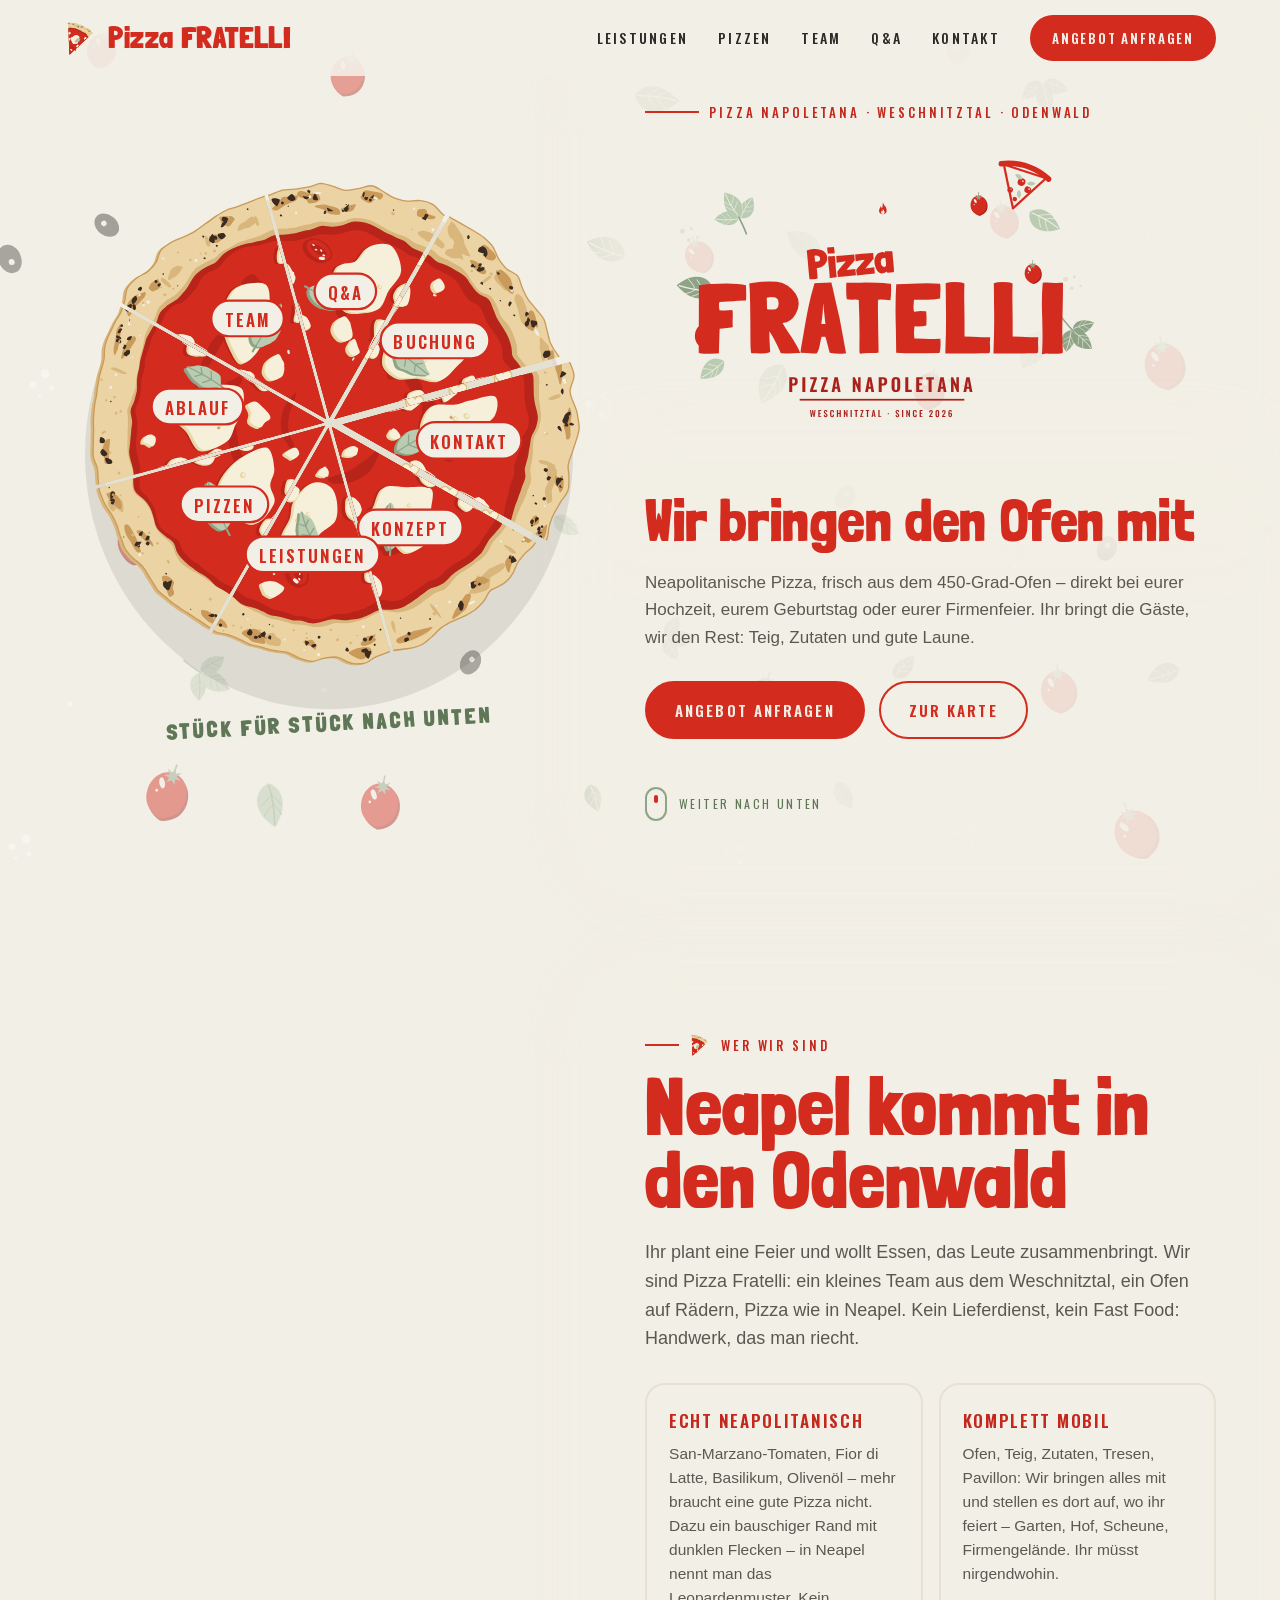
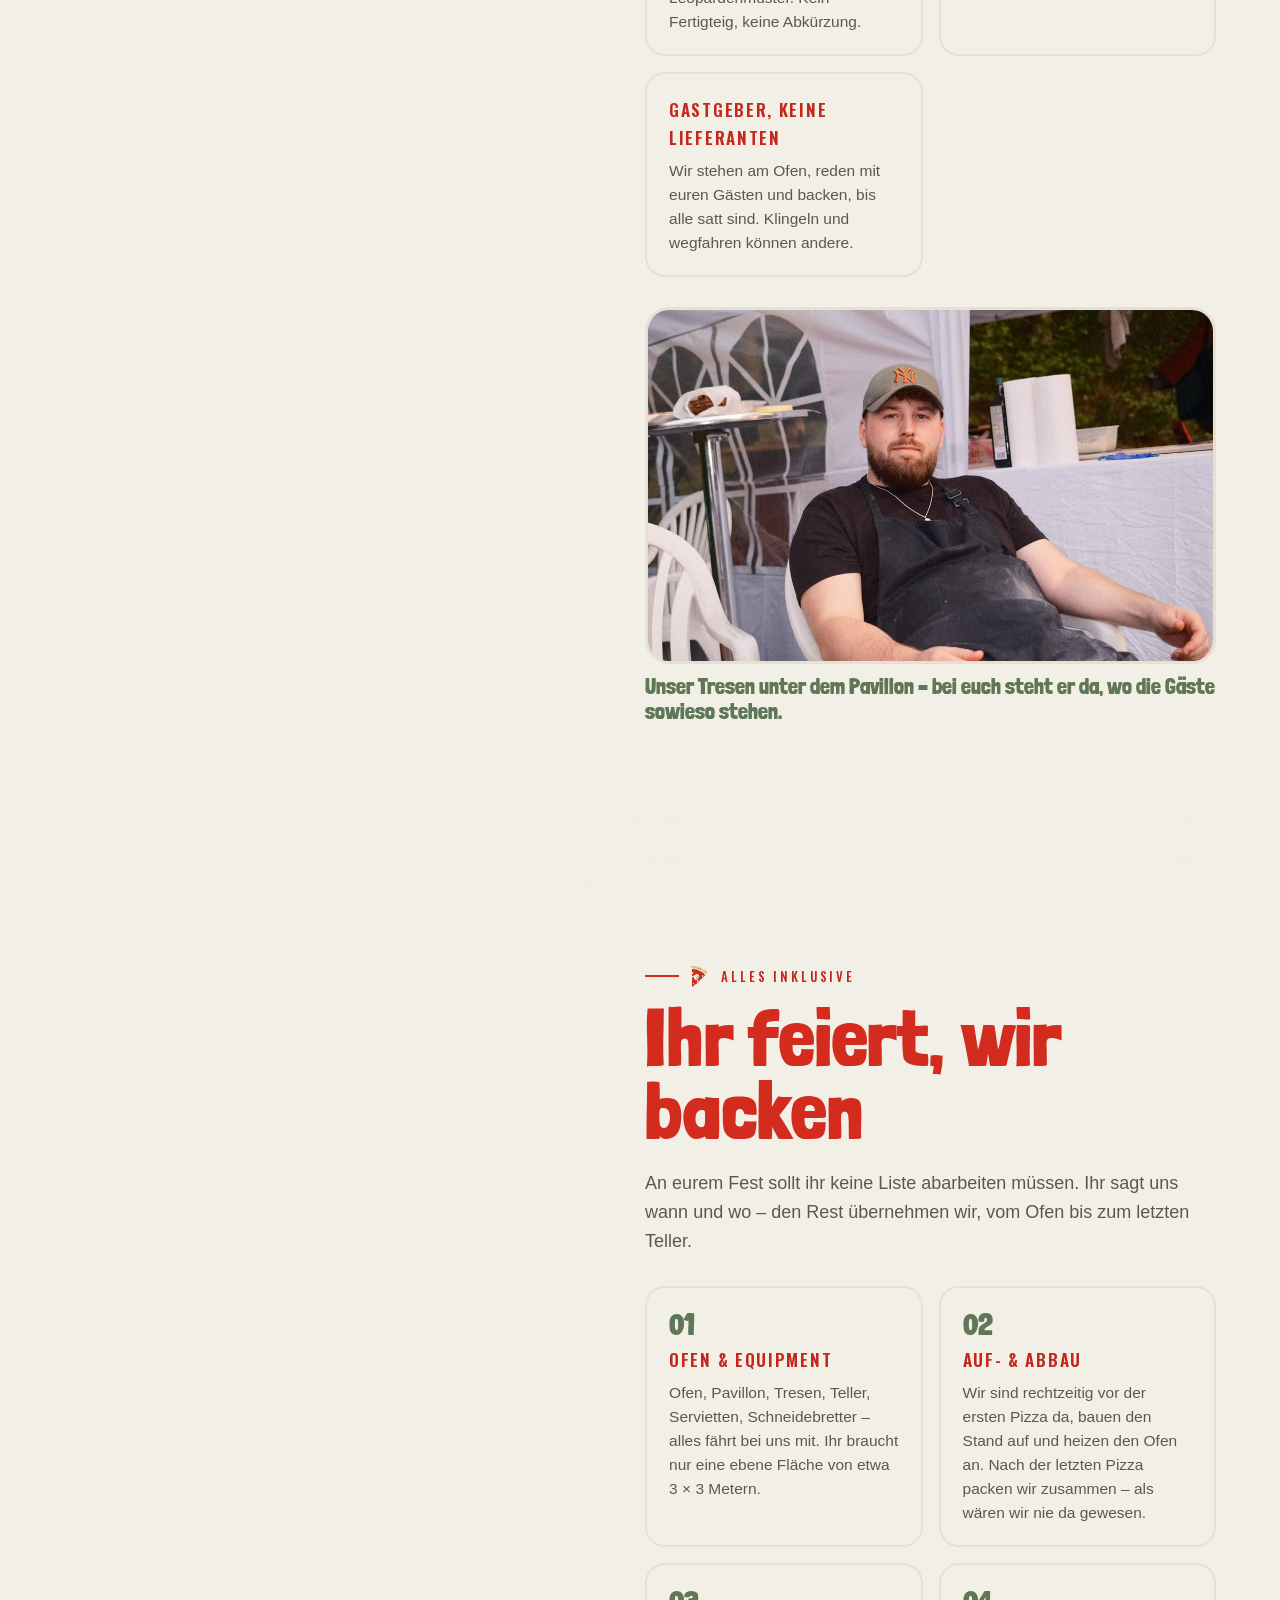
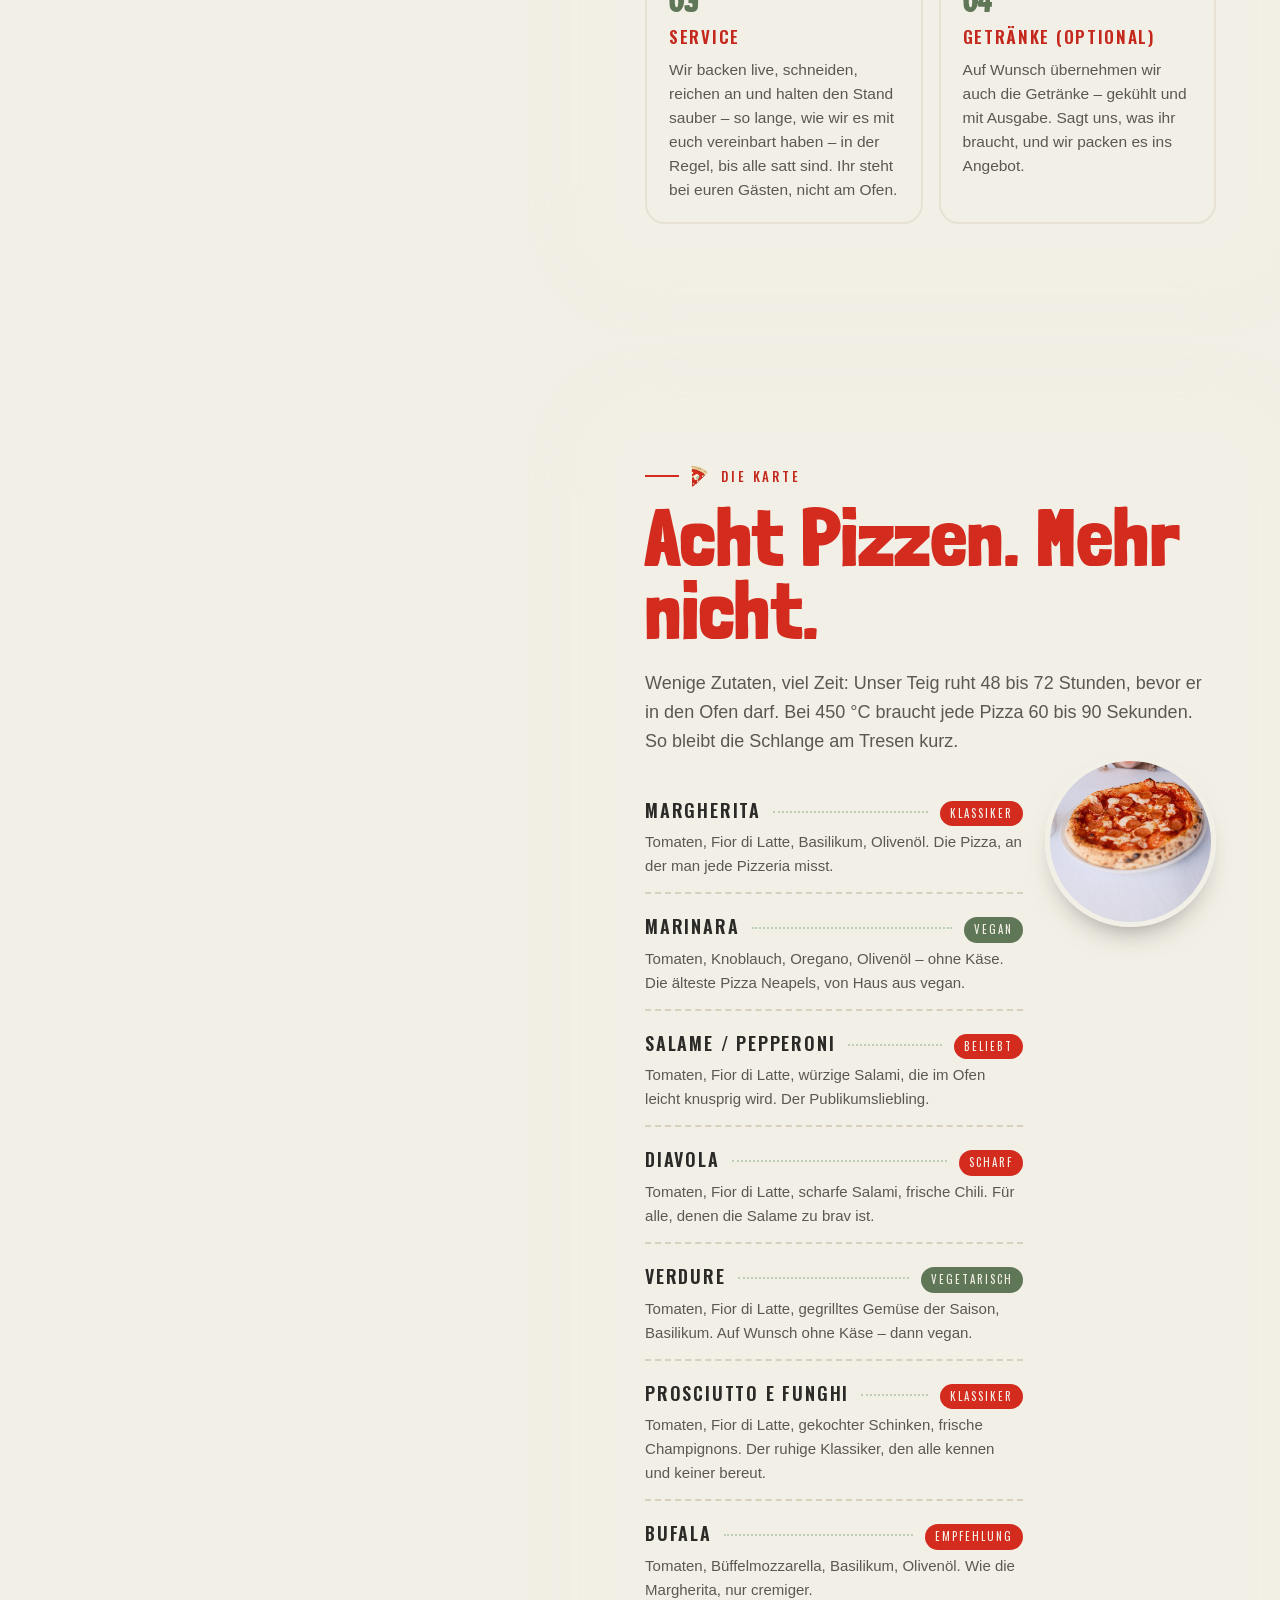
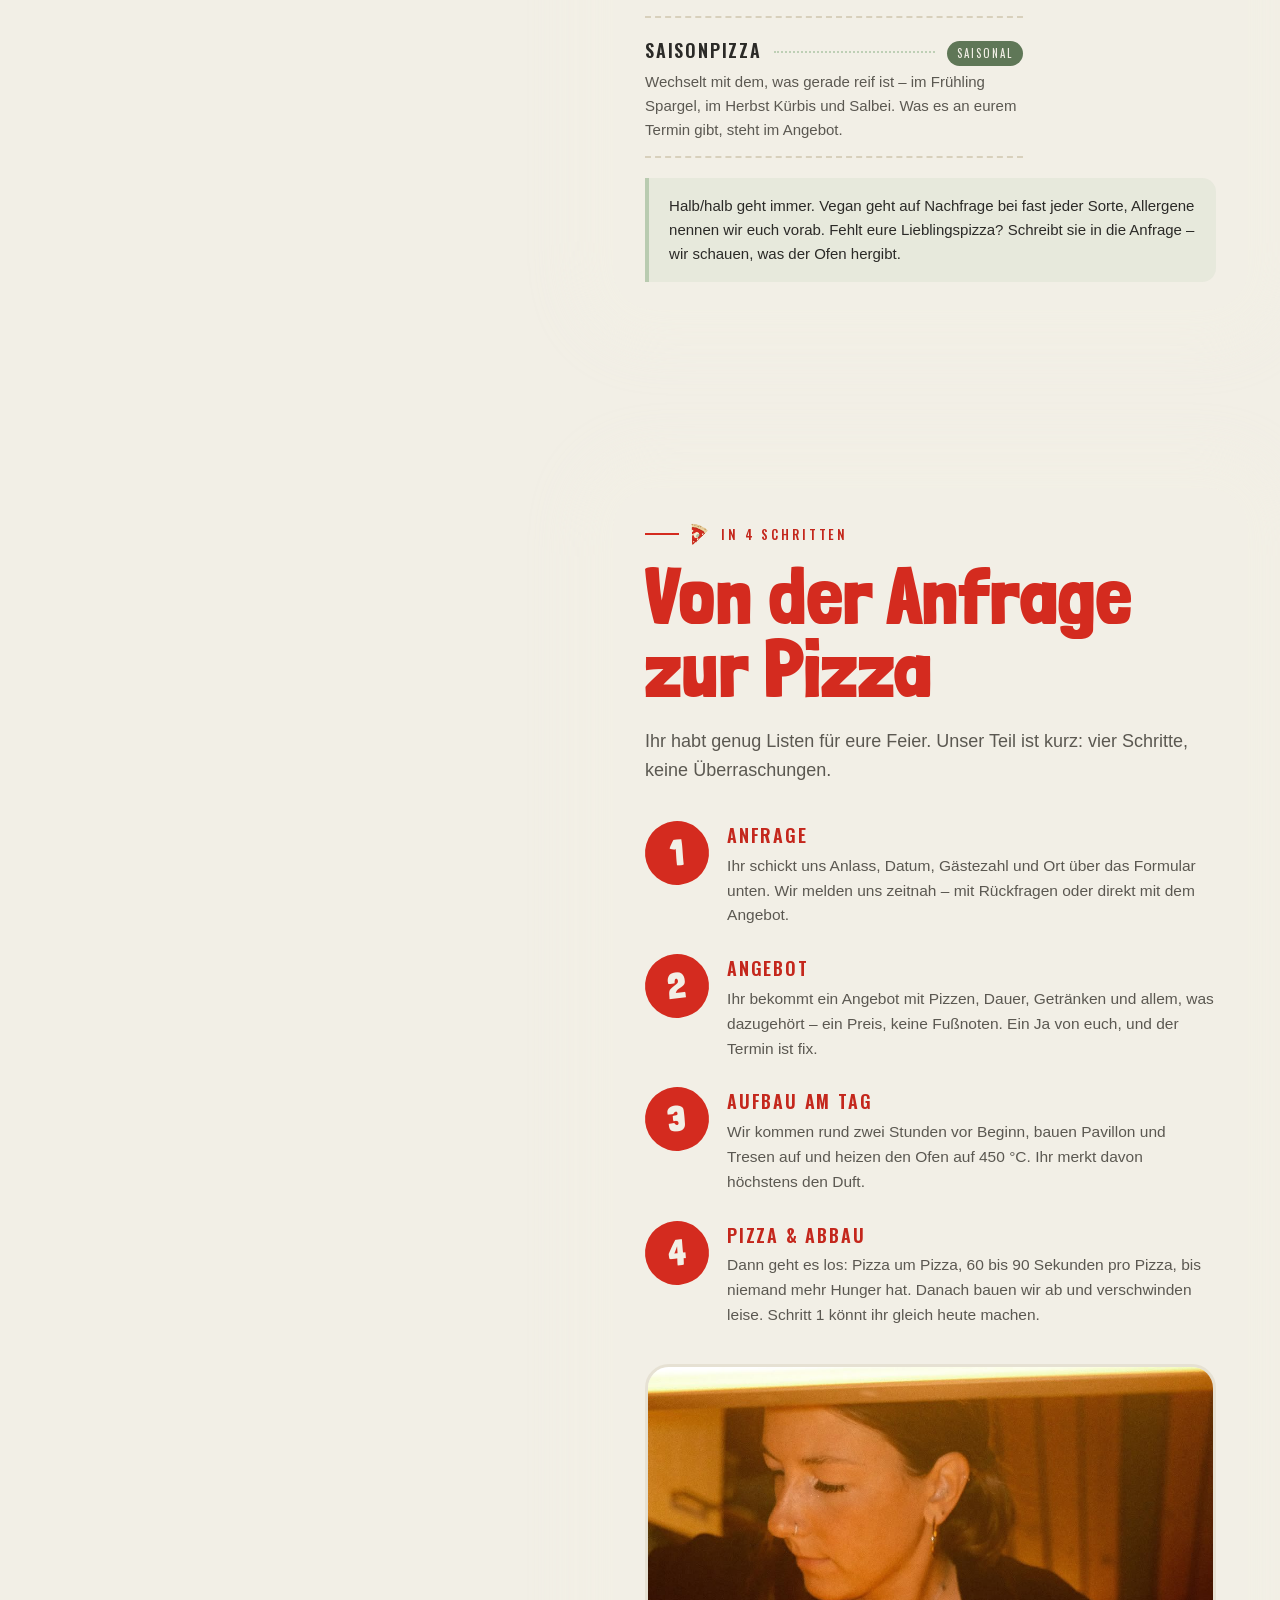
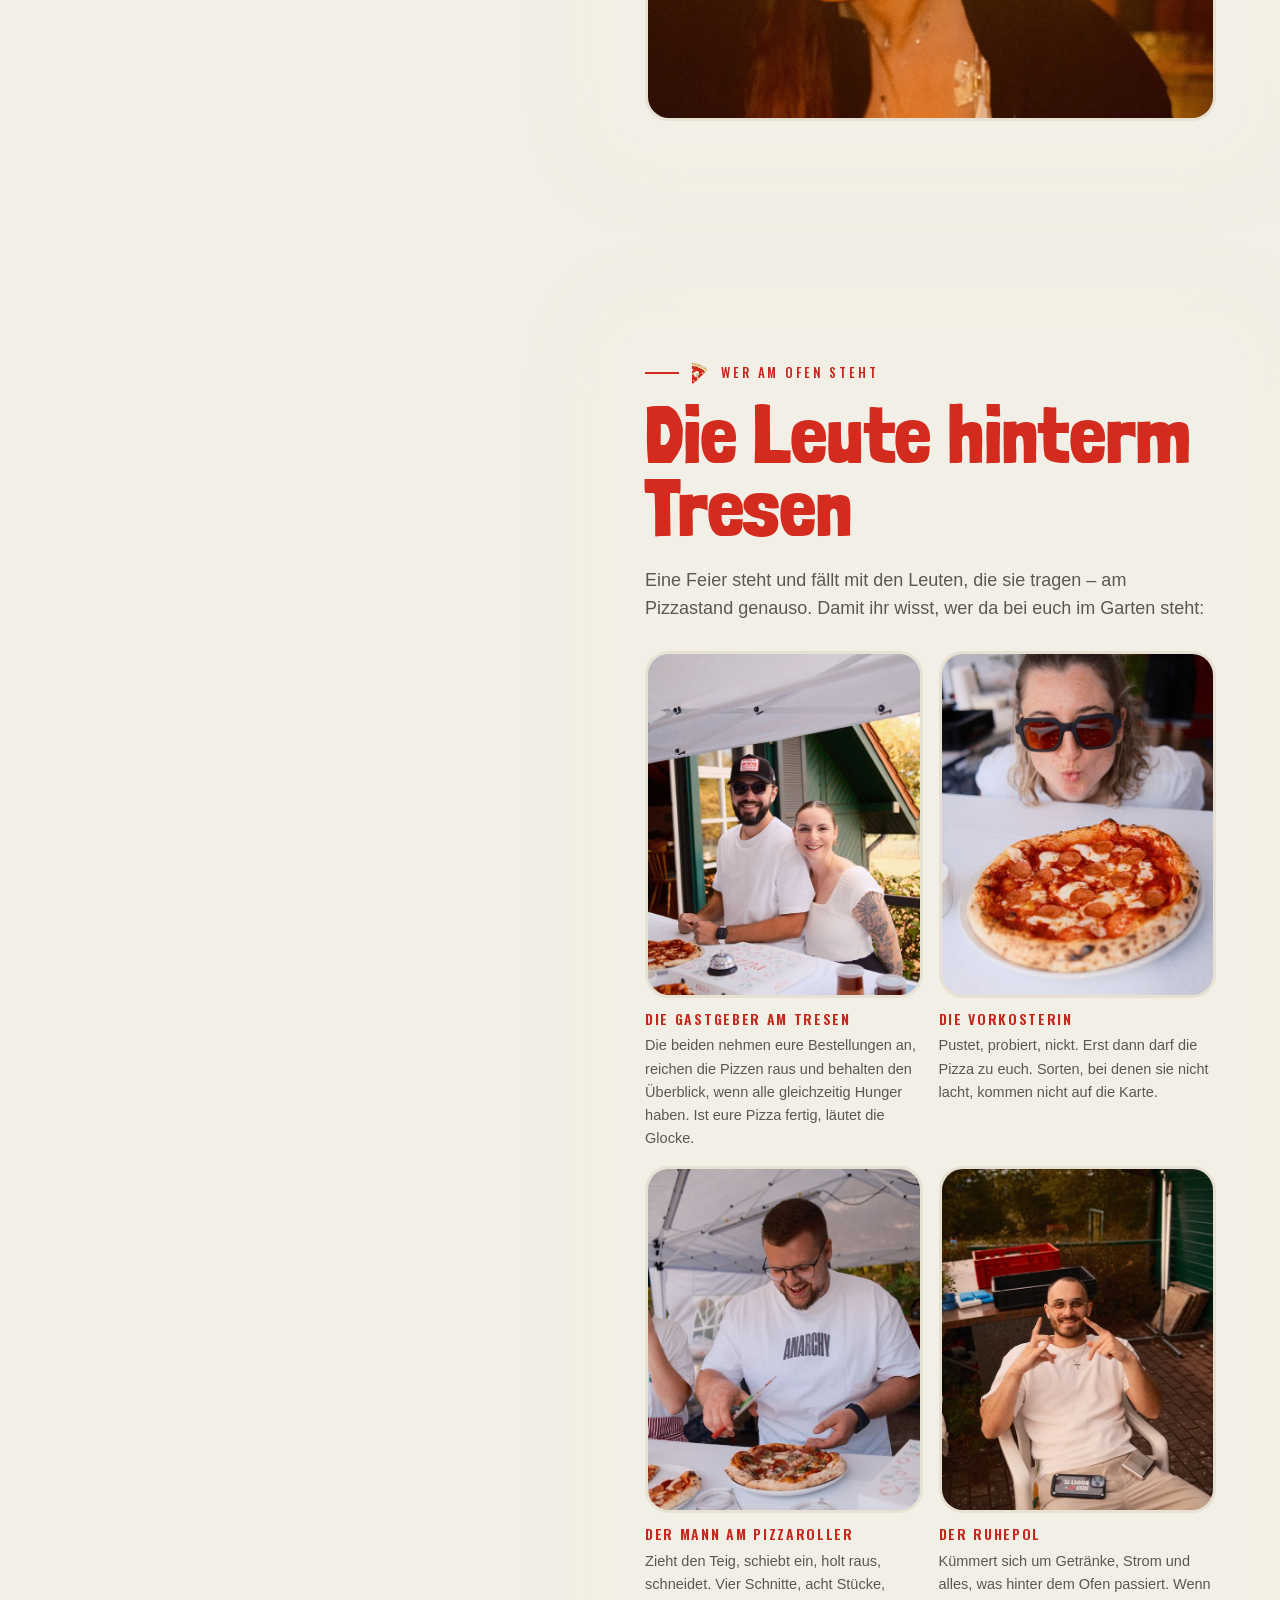
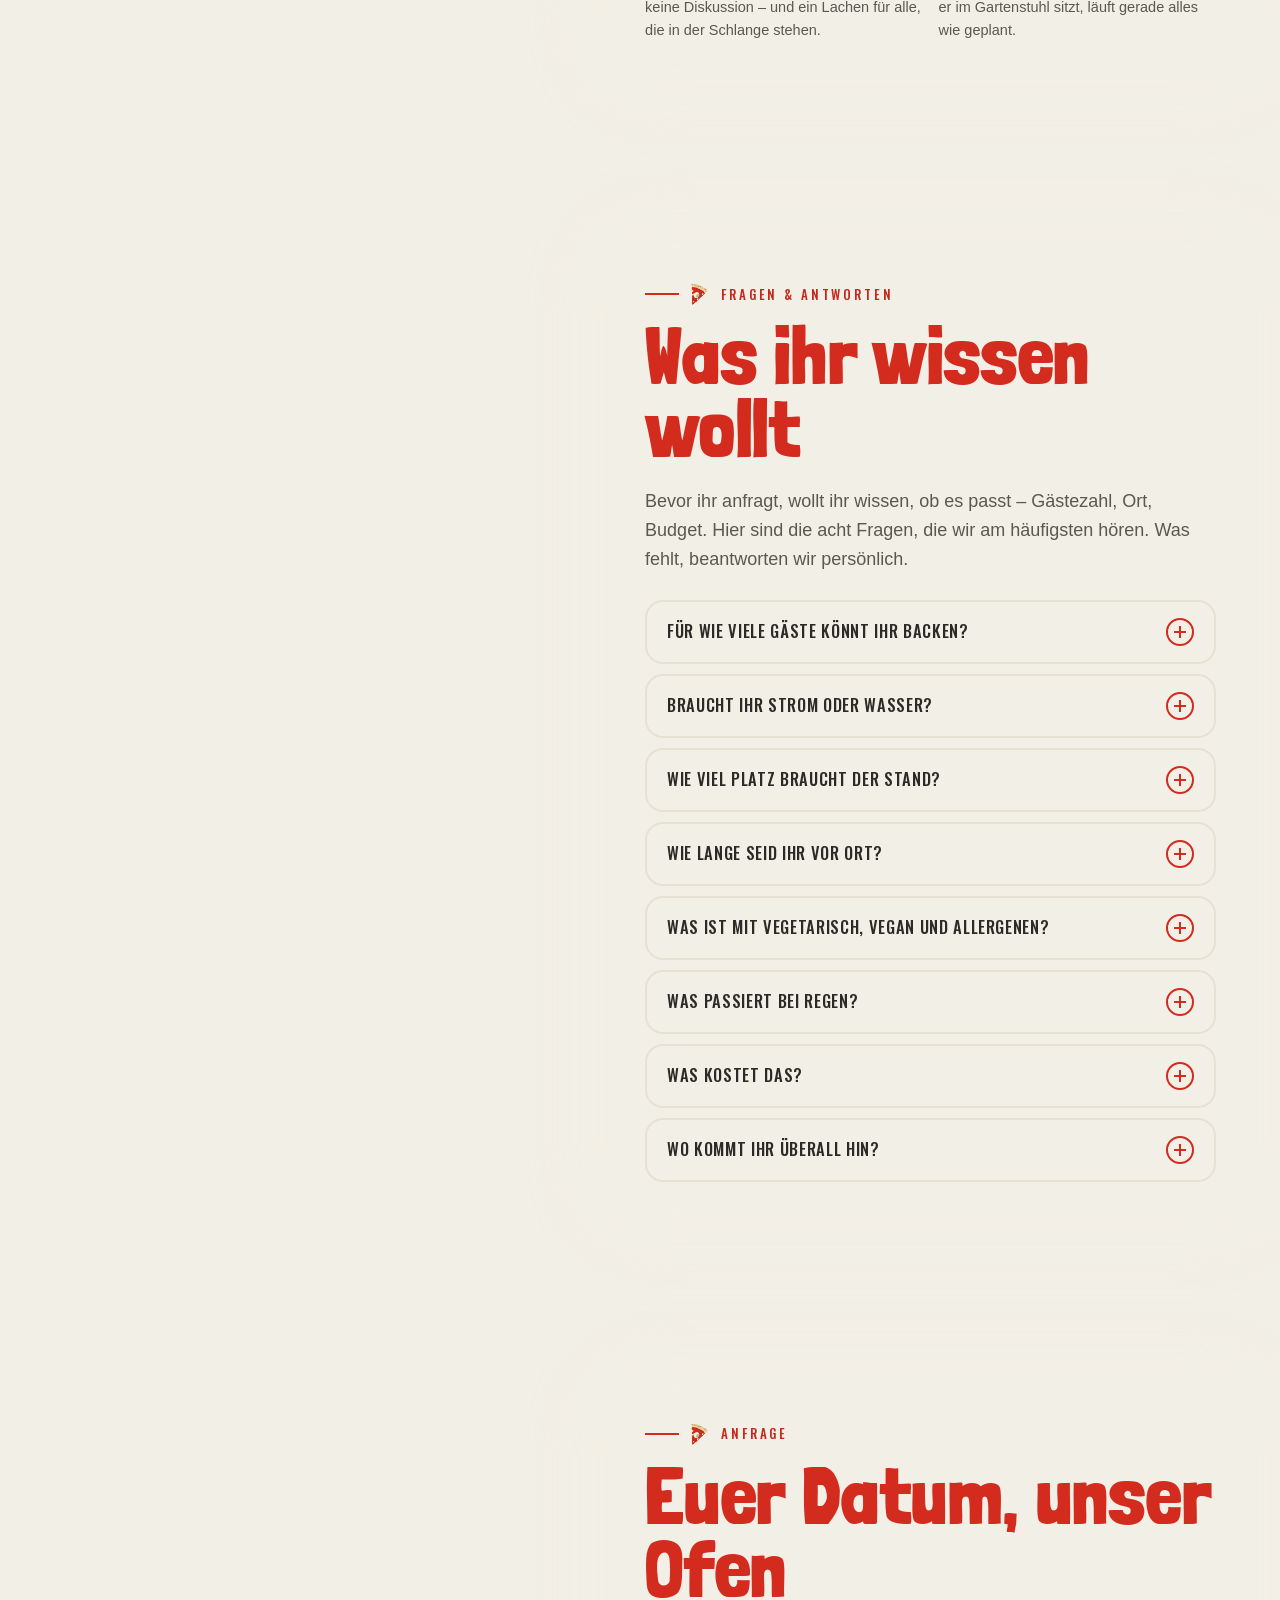
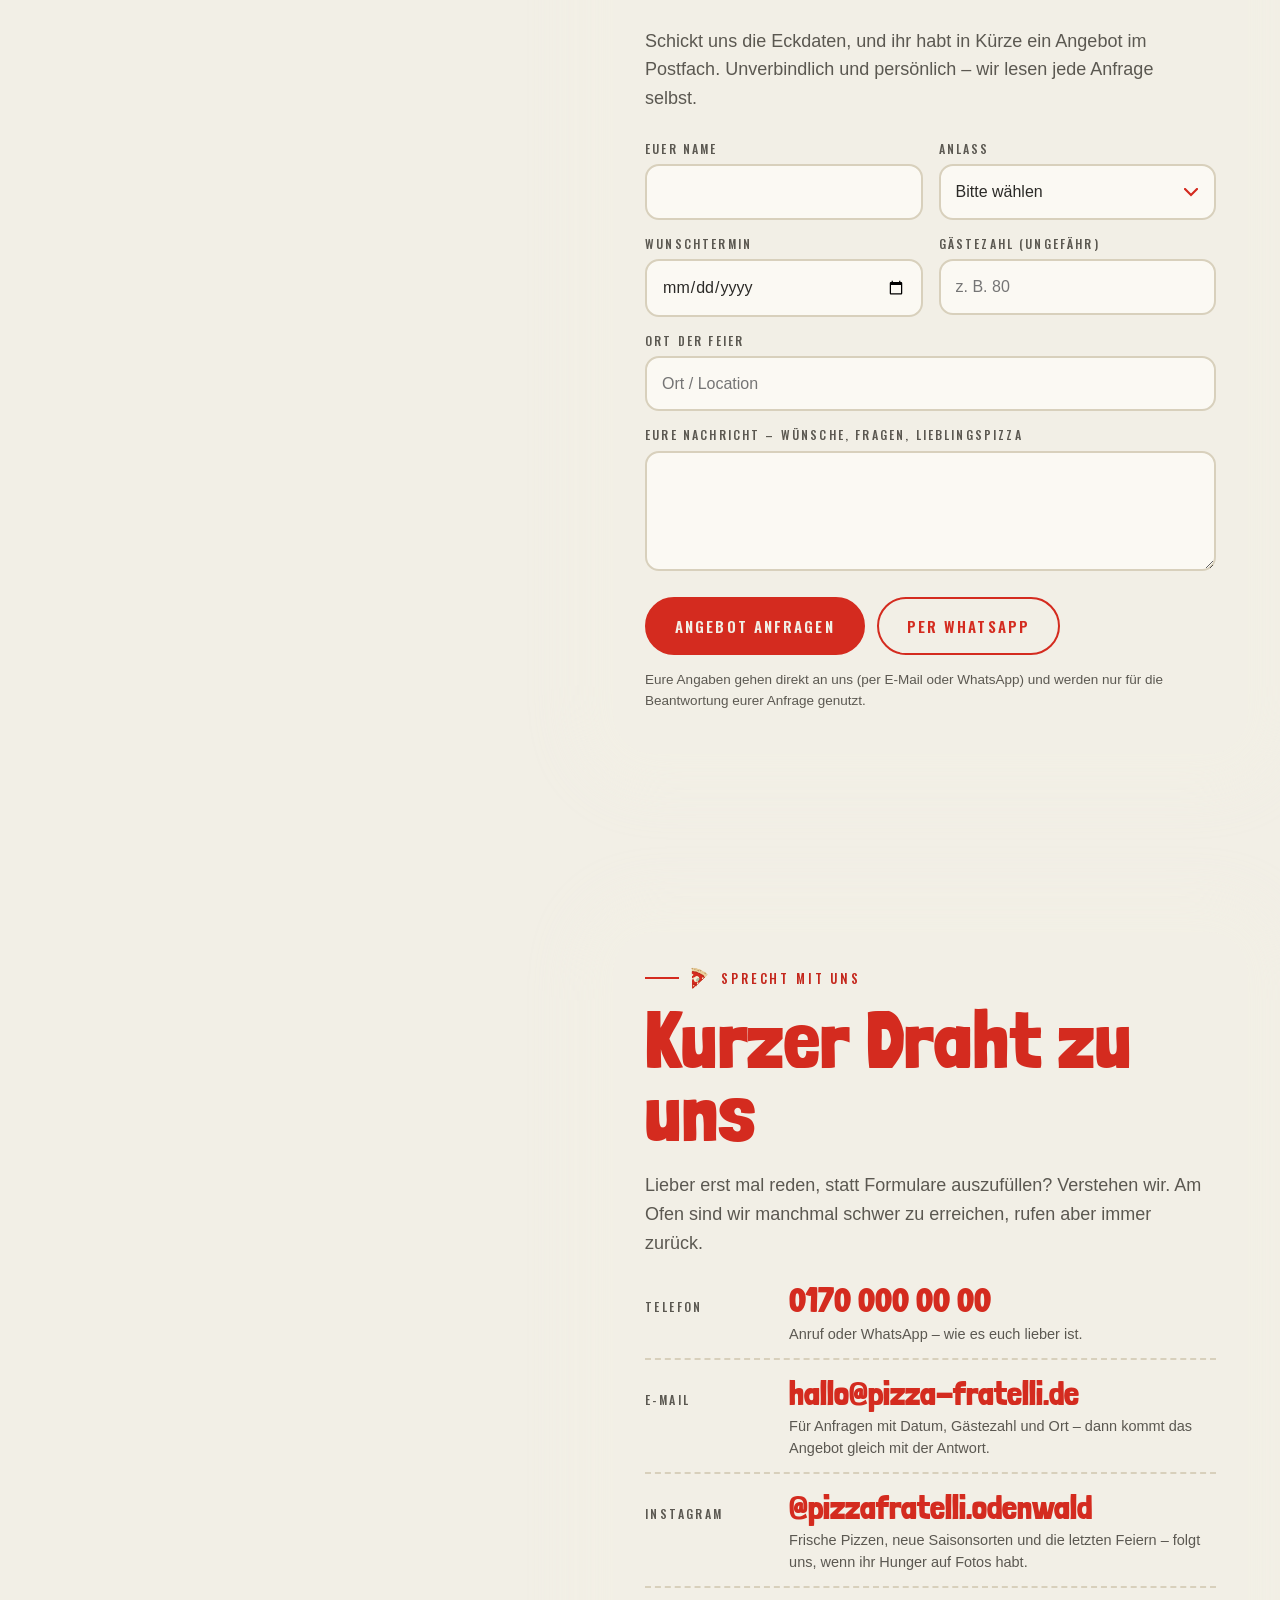
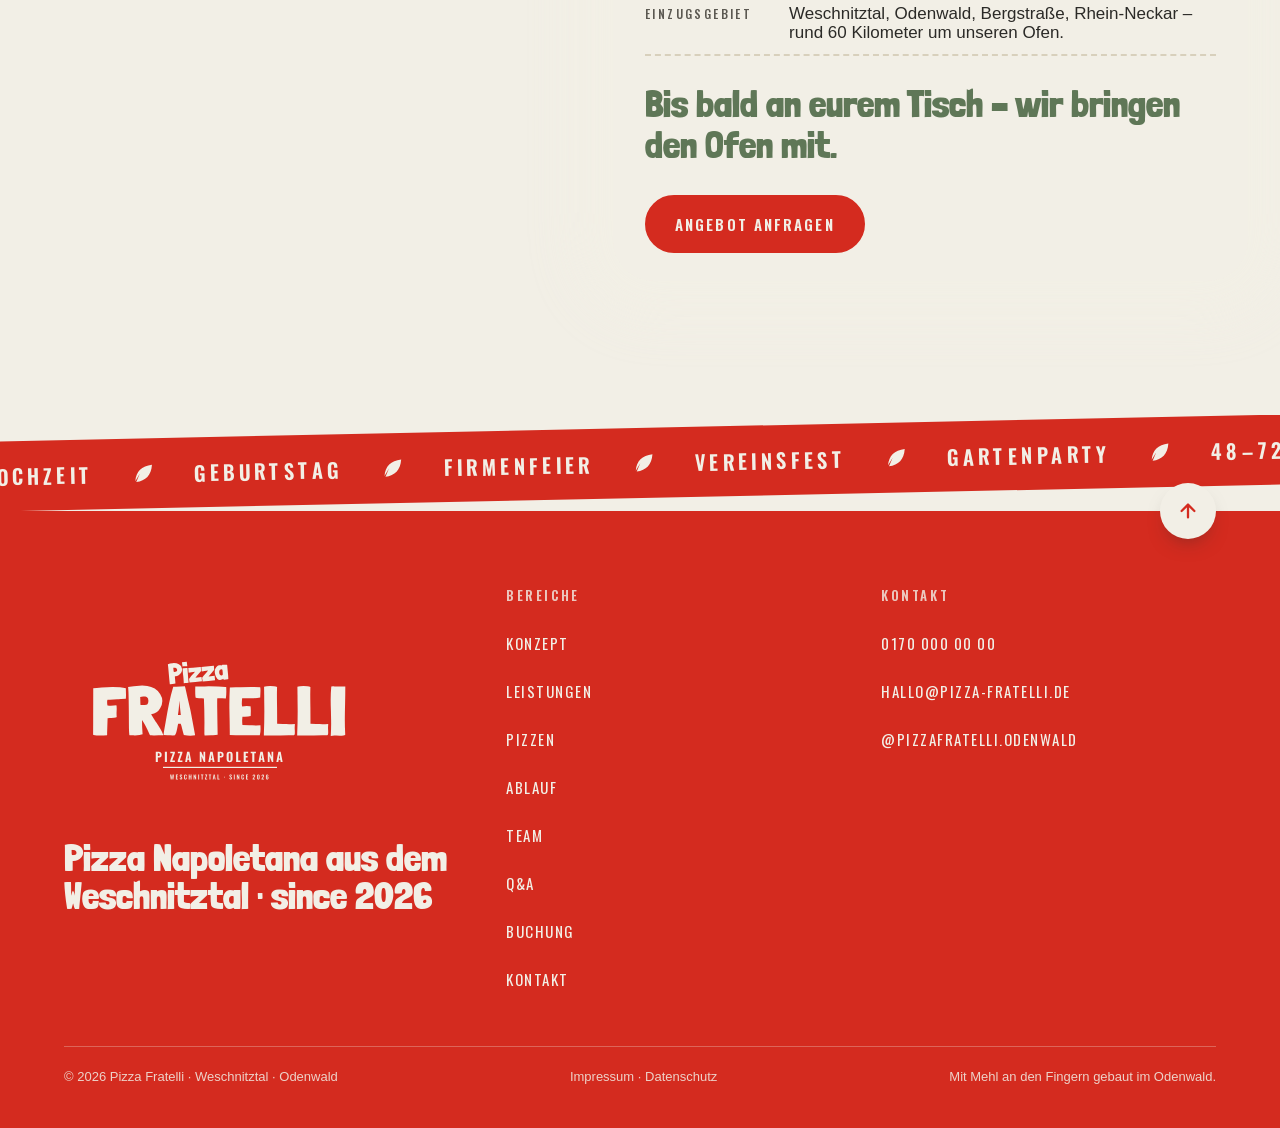
<file: index.html>
<!DOCTYPE html>
<html lang="de">
<head>
  <meta charset="utf-8">
  <script>document.documentElement.classList.add('js')</script>
  <meta name="viewport" content="width=device-width, initial-scale=1, viewport-fit=cover">
  <title>Pizza Fratelli – Mobile Pizza Napoletana für eure Feier im Odenwald</title>
  <meta name="description" content="Mobile Pizza Napoletana für Hochzeiten, Geburtstage und Firmenfeiern – Odenwald, Bergstraße, Rhein-Neckar-Raum. 450 °C, 90 Sekunden, alles inklusive.">
  <meta name="theme-color" content="#F2EFE6">
  <meta property="og:title" content="Pizza Fratelli – Mobile Pizza Napoletana für eure Feier im Odenwald">
  <meta property="og:description" content="Mobile Pizza Napoletana für Hochzeiten, Geburtstage und Firmenfeiern – Odenwald, Bergstraße, Rhein-Neckar-Raum. 450 °C, 90 Sekunden, alles inklusive.">
  <meta property="og:image" content="https://sanchezcolladobusiness-afk.github.io/pizza-peter-website/assets/img/og.png">
  <meta property="og:image:width" content="1200">
  <meta property="og:image:height" content="630">
  <meta property="og:type" content="website">
  <link rel="icon" href="assets/brand/favicon.svg" type="image/svg+xml">
  <link rel="apple-touch-icon" href="assets/brand/apple-touch-icon.png">
  <link rel="preload" href="assets/fonts/londrina-solid.ttf" as="font" type="font/ttf" crossorigin>
  <link rel="preload" href="assets/fonts/oswald.woff2" as="font" type="font/woff2" crossorigin>
  <link rel="stylesheet" href="style.css?v=202609142124">
  <link rel="stylesheet" href="bg.css?v=202609142124">
</head>
<body>
  <svg width="0" height="0" style="position:absolute" aria-hidden="true"><symbol id="ico-slice" viewBox="297 16 204 289"><defs></defs><g class="slice" data-i="0" data-angle="-67.5"><path d="M300 300L291 31c2 0 9-2 14-1c5 0 9 3 14 4c5 1 9 2 14 2c5 0 10-2 15-1c5 0 10 2 14 4c4 2 8 6 12 8c4 2 10 0 15 1c5 1 10 2 14 4c4 2 8 4 12 7c4 3 8 6 12 9c4 3 8 5 12 7c4 2 9 2 14 4c5 2 10 3 14 6c4 3 7 6 10 10c3 4 6 8 9 12c3 4 8 8 10 10Z" fill="#D9B77C" transform="translate(3 2)"/><path d="M300 300L291 31c2 0 9-2 14-1c5 0 9 3 14 4c5 1 9 2 14 2c5 0 10-2 15-1c5 0 10 2 14 4c4 2 8 6 12 8c4 2 10 0 15 1c5 1 10 2 14 4c4 2 8 4 12 7c4 3 8 6 12 9c4 3 8 5 12 7c4 2 9 2 14 4c5 2 10 3 14 6c4 3 7 6 10 10c3 4 6 8 9 12c3 4 8 8 10 10Z" fill="#EBD3A3"/><path d="M372 65c-1 1-7-1-10-2c-3-1-6-1-9-3c-3-2-9-6-11-8c-2-2-2-4-1-5c1-1 3-1 6 0c3 1 6 3 10 5c4 2 8 5 11 7c2 2 5 5 4 6ZM385 60c1 2 6 6 4 7c-2 1-13-1-17-2c-4-1-5-2-8-3c-3-1-9-3-9-4c0-1 5-3 8-4c3-1 7-4 10-4c3 0 7 4 9 6c2 2 2 2 3 4ZM323.7 43.2c0.7 0 2 2.2 2.1 4c0.1 1.8-0.9 4.6-1.4 6.6c-0.6 2-1.3 5.5-1.9 5.6c-0.6 0.1-1.4-3-1.6-5c-0.2-2 0-5 0.5-6.9c0.5-1.9 1.6-4.2 2.3-4.3ZM374.8 53.3c0.6 0.5 0.7 2.6 0 4.9c-0.7 2.3-3 7.1-4.2 8.9c-1.2 1.8-2.6 2-3.2 1.6c-0.6-0.4-1-1.6-0.4-3.8c0.6-2.2 2.7-7.7 4-9.6c1.3-1.9 3.2-2.5 3.8-2ZM429.3 80c0.4 0.2-0.5 4.3-1.2 6.8c-0.7 2.5-1.9 6.1-3 8.2c-1.1 2.1-2.9 4.6-3.5 4.5c-0.6-0.1-0.4-3 0.2-5.3c0.6-2.3 2.4-6.2 3.7-8.6c1.2-2.4 3.4-5.8 3.8-5.6ZM470.1 116.7c0.4 0.3-1.3 3.2-2.5 4.8c-1.2 1.6-3.1 3.8-4.5 4.8c-1.4 1-3.3 1.6-3.8 1.2c-0.5-0.4-0.1-2.4 0.9-3.7c1-1.3 3.3-2.8 4.9-4c1.6-1.2 4.6-3.4 5-3.1Z" fill="#D9B77C"/><path d="M307 40c0 1 4 3 2 4c-2 1-9 0-12 0c-3 0-4-2-6-3c-2-1-8-2-9-3c0-1 4-2 6-3c2-1 6-2 9-2c3 0 7 2 9 3c2 1 0 3 1 4ZM345 43c-1 1-2 2-3 3c-1 1-3 3-5 3c-2 0-6 0-7-1c-2-1-2-2-2-3c0-1 1-2 2-3c1-1 3 0 6-1c3 0 8-2 10-2c2 0 0 3-1 4ZM424 69c0 1-8 2-11 2c-3 0-4-1-8-1c-4 0-10 0-13-1c-2-1-3-4-2-5c1-1 5-2 8-2c3 0 5-1 8-1c3 0 6 2 9 3c3 1 9 4 9 5ZM478 109c0 2-1 4-4 3c-3-1-10-7-14-10c-4-3-4-4-7-7c-3-3-10-10-10-11c0-1 6 1 10 3c4 2 8 5 12 8c4 3 7 6 9 8c2 2 4 4 4 6ZM382 69c-1 1-3 0-5 0c-2 0-5 0-7-1c-2-1-4-4-5-6c-1-2 0-3 0-4c0-1-1-4 1-4c2 0 6 4 9 6c3 2 6 4 7 5c1 2 1 3 0 4Z" fill="#C99A5A"/><path d="M291 31c2 0 9-2 14-1c5 0 9 3 14 4c5 1 9 2 14 2c5 0 10-2 15-1c5 0 10 2 14 4c4 2 8 6 12 8c4 2 10 0 15 1c5 1 10 2 14 4c4 2 8 4 12 7c4 3 8 6 12 9c4 3 8 5 12 7c4 2 9 2 14 4c5 2 10 3 14 6c4 3 7 6 10 10c3 4 6 8 9 12c3 4 8 8 10 10" fill="none" stroke="#C99A5A" stroke-width="1.5"/><path d="M384.7 61.3a1.1 1.1 0 1 0 2.2 0a1.1 1.1 0 1 0 -2.2 0ZM452.3 87.3a1.1 1.1 0 1 0 2.2 0a1.1 1.1 0 1 0 -2.2 0ZM427.4 89.6a1.6 1.6 0 1 0 3.1 0a1.6 1.6 0 1 0 -3.1 0Z" fill="#D9B77C"/><path d="M319.4 64.4a1 1 0 1 0 1.9 0a1 1 0 1 0 -1.9 0ZM304.5 43.2a1.5 1.5 0 1 0 3 0a1.5 1.5 0 1 0 -3 0ZM378.9 70.2a1.6 1.6 0 1 0 3.2 0a1.6 1.6 0 1 0 -3.2 0ZM407.1 81.1a1.6 1.6 0 1 0 3.2 0a1.6 1.6 0 1 0 -3.2 0ZM419.2 91.6a1 1 0 1 0 2 0a1 1 0 1 0 -2 0ZM393.7 56.5a4 1.2 396 1 0 6.4 4.7a4 1.2 396 1 0 -6.4 -4.7Z" fill="#F2EFE6"/><path d="M299 39c-1 0-2 0-3-1c0 0 0-2 0-2c0 0 2-1 3-1c1 0 1 1 1 2c0 1 0 2-1 2ZM330 46c-1 0-2-1-2-2c0-1 2-6 3-6c1 0 3 2 4 3c1 1 1 1 0 2c-1 1-4 3-5 3ZM329 46c0 0 2-1 2-1c0 0 1 0 1 0c0 0 1 2 1 2c0 0-2 1-3 1c-1 0-1-2-1-2ZM401 71c-1-1 1-4 2-5c1-1 5-2 6-2c1 0 0 4 0 5c0 1-1 2-2 2c-1 0-5 1-6 0ZM407 68c-1 0-1-2-1-3c0-1 2-1 3-1c1 0 2 0 2 1c0 1 0 2-1 3c-1 0-2 0-3 0ZM473 103c0 1-2 2-3 2c-1 0-3-2-3-3c0-1 1-2 2-2c1 0 1 0 2 1c1 0 2 1 2 2ZM460.7 103.3a1.9 1.9 0 1 0 3.8 0a1.9 1.9 0 1 0 -3.8 0ZM383 67c0 1-4 4-5 4c-1 0-2-1-3-2c-1-1-2-3-1-4c1-1 4-1 6-1c2 0 3 2 3 3ZM376 63c0 0-2 0-2 0c0 0-1 0-1 0c0 0 0-3 0-3c0 0 2 0 3 1c0 0 0 2 0 2ZM373.9 66.1a1.8 1.8 0 1 0 3.6 0a1.8 1.8 0 1 0 -3.6 0ZM302 60c0 0-1 1-1 1c0 0-1-2-1-2c0 0 0-1 0-1c0 0 3 0 3 0c0 0-1 2-1 2ZM451.4 120.3a0.8 0.8 0 1 0 1.6 0a0.8 0.8 0 1 0 -1.6 0ZM435.5 90.8a1 1 0 1 0 2 0a1 1 0 1 0 -2 0ZM329 45.5a0.7 0.7 0 1 0 1.3 0a0.7 0.7 0 1 0 -1.3 0Z" fill="#3B2A21"/><path d="M300 300L292 72c2-1 8-4 12-4c4 0 9 1 13 2c4 1 8 2 12 2c4 0 8-1 12 0c4 1 8 2 12 4c4 2 7 3 11 5c4 2 7 4 11 6c4 2 8 2 12 3c4 1 8 1 12 3c4 2 6 6 10 8c4 2 7 3 11 5c4 2 8 3 11 5c4 2 7 4 10 7c3 3 6 6 8 10c2 4 3 9 5 12c2 3 8 7 9 8Z" fill="#D9B77C"/><path d="M300 300L292 77c2-1 8-4 12-4c4 0 8 1 12 2c4 1 8 2 12 2c4 0 8 0 12 0c4 0 8 2 12 3c4 1 7 3 11 5c4 2 7 4 11 6c4 2 7 3 11 4c4 1 8 2 11 4c3 2 6 6 9 8c3 2 7 3 11 5c4 2 7 3 11 5c4 2 8 4 11 6c3 2 6 6 8 9c2 3 4 8 6 11c2 3 8 6 9 7Z" fill="#B8241A" transform="translate(3 2)"/><path d="M300 300L292 77c2-1 8-4 12-4c4 0 8 1 12 2c4 1 8 2 12 2c4 0 8 0 12 0c4 0 8 2 12 3c4 1 7 3 11 5c4 2 7 4 11 6c4 2 7 3 11 4c4 1 8 2 11 4c3 2 6 6 9 8c3 2 7 3 11 5c4 2 7 3 11 5c4 2 8 4 11 6c3 2 6 6 8 9c2 3 4 8 6 11c2 3 8 6 9 7Z" fill="#B8241A"/><path d="M300 300L293 87c2-1 7-4 11-5c4-1 8 1 12 1c4 0 7 1 11 1c4 0 8 0 12 1c4 1 7 2 11 3c4 1 8 3 11 5c4 2 6 4 10 6c4 2 7 3 11 4c4 1 8 2 11 4c3 2 5 5 8 7c3 2 8 3 11 5c4 2 7 3 10 5c3 2 7 3 10 5c3 2 6 6 8 9c2 3 2 8 5 11c2 3 8 6 10 7Z" fill="#D42B1F"/><path d="M356 270c1-1 3-5 1-9c-2-4-6-11-11-16c-5-5-14-10-21-12c-7-2-16 0-20 0c-4 0-7 2-7 3c0 1 2 2 6 3c4 2 10 3 16 6c6 3 13 6 18 10c5 4 9 8 12 11c3 2 5 5 6 4ZM399 174c1-1 0-5-2-8c-2-3-8-7-13-10c-5-3-12-8-18-10c-6-2-13-2-17-2c-4 0-6 0-7 1c0 1 1 4 4 6c3 2 9 5 14 8c5 3 13 6 18 8c5 2 10 6 14 7c4 1 6 1 7 0ZM400 183c0-1-1-4-4-8c-3-4-10-9-16-13c-6-4-16-10-23-12c-8-2-17-3-22-3c-5 0-8 0-8 1c0 1 3 2 7 4c4 2 12 4 19 7c7 3 15 8 22 11c7 4 14 8 18 10c4 2 6 4 7 3ZM359 212c-1-2 1-6 2-8c1-2 2-4 4-7c2-2 6-8 8-8c2 0 5 3 6 5c1 2 1 4 1 7c0 2-1 6-3 8c-2 2-6 4-9 5c-3 0-8 0-9-2Z" fill="#B8241A"/><path d="M343 140c5-2 12-6 19-4c7 2 20 8 22 15c2 7-8 20-10 29c-2 9 0 18-4 23c-4 5-12 4-18 5c-6 1-15 4-20 1c-5-3-8-13-12-21c-4-8-14-20-12-26c2-6 16-8 22-12c6-4 8-8 13-10Z" fill="#B8241A" transform="translate(4 4)"/><path d="M343 140c5-2 12-6 19-4c7 2 20 8 22 15c2 7-8 20-10 29c-2 9 0 18-4 23c-4 5-12 4-18 5c-6 1-15 4-20 1c-5-3-8-13-12-21c-4-8-14-20-12-26c2-6 16-8 22-12c6-4 8-8 13-10ZM323 267c-1 1-6 2-8 1c-2-1-5-3-6-5c-1-2-1-5 0-6c1-1 5-2 7-2c2 0 4 3 5 5c1 2 3 6 2 7Z" fill="#E8D8A6" transform="translate(3 2)"/><path d="M343 140c5-2 12-6 19-4c7 2 20 8 22 15c2 7-8 20-10 29c-2 9 0 18-4 23c-4 5-12 4-18 5c-6 1-15 4-20 1c-5-3-8-13-12-21c-4-8-14-20-12-26c2-6 16-8 22-12c6-4 8-8 13-10ZM323 267c-1 1-6 2-8 1c-2-1-5-3-6-5c-1-2-1-5 0-6c1-1 5-2 7-2c2 0 4 3 5 5c1 2 3 6 2 7Z" fill="#F6EFD9"/><path d="M337.4 158.7a3 3 0 1 0 6 0a3 3 0 1 0 -6 0ZM334.2 175.2a2.4 2.4 0 1 0 4.8 0a2.4 2.4 0 1 0 -4.8 0ZM357.3 161.6a3.4 3.4 0 1 0 6.8 0a3.4 3.4 0 1 0 -6.8 0Z" fill="#E8D8A6"/><path d="M338.1 158a1.7 1.7 0 1 0 3.3 0a1.7 1.7 0 1 0 -3.3 0ZM334.8 174.7a1.3 1.3 0 1 0 2.6 0a1.3 1.3 0 1 0 -2.6 0ZM358.1 160.8a1.9 1.9 0 1 0 3.7 0a1.9 1.9 0 1 0 -3.7 0Z" fill="#F6EFD9"/><g class="cheese-edge"><path d="M304 163c2 0 4 2 5 5c1 2 1 7 0 10c-1 3-4 7-5 7c-2 0-3-6-4-9c-1-3-2-5-1-7c1-2 3-6 5-6ZM304 115c3 0 8 0 9 3c1 2 0 10-2 12c-2 2-4 3-7 3c-3 0-8 0-9-2c-2-2-2-9 0-12c2-3 6-4 9-4ZM448 157c2 2 0 8-2 11c-2 3-6 6-9 7c-3 2-9 3-10 2c-1-1 0-7 2-10c2-3 4-7 7-9c3-2 10-3 12-1ZM381 224c1 2-1 6-2 9c-1 3-2 10-5 11c-3 1-9-1-11-3c-2-2-1-7 0-10c1-3 5-8 8-9c3-1 9 0 10 2Z" fill="#B8241A"/><path d="M301 160c2 0 5 2 6 5c1 2 1 7 0 10c-1 3-4 7-6 7c-2 0-2-6-3-9c-1-3-2-5-2-7c0-2 3-6 5-6ZM301 112c3 0 9 0 10 3c1 2 0 10-2 12c-2 2-5 3-8 3c-3 0-7 0-8-2c-1-2-1-9 0-12c1-3 5-4 8-4ZM445 154c2 2 0 8-2 11c-2 3-5 6-8 7c-3 2-9 3-10 2c-1-1 0-7 2-10c2-3 4-7 7-9c3-2 10-3 11-1ZM378 221c2 2 0 6-1 9c-1 3-3 10-6 11c-3 1-8-1-10-3c-2-2-1-7 0-10c1-3 4-8 7-9c3-1 8 0 10 2Z" fill="#E8D8A6"/><path d="M301 160c2 0 4 3 5 5c1 2 1 6 0 8c-1 2-4 6-5 6c-2 0-3-5-4-7c-1-2-2-5-1-7c1-2 3-5 5-5ZM300 111c3 0 8 0 9 3c1 2 0 10-2 12c-2 2-5 2-7 2c-2 0-6 0-7-2c-1-2-1-8 0-11c1-2 4-4 7-4ZM443 153c2 1 0 7-1 10c-2 3-5 6-8 7c-3 2-8 3-9 2c-1-1 0-6 1-9c1-3 4-6 7-8c3-2 8-3 10-2ZM377 220c1 2-1 6-2 9c-1 3-3 9-5 10c-2 1-8-1-9-3c-2-2-1-6 0-9c1-3 4-7 7-8c3-1 8-1 9 1Z" fill="#F6EFD9"/><path d="M298.9 168.2a1.2 1.2 0 1 0 2.4 0a1.2 1.2 0 1 0 -2.4 0ZM297.6 119.1a1.5 1.5 0 1 0 3 0a1.5 1.5 0 1 0 -3 0ZM428.1 160.7a1.6 1.6 0 1 0 3.2 0a1.6 1.6 0 1 0 -3.2 0ZM363.6 225.5a1.6 1.6 0 1 0 3.1 0a1.6 1.6 0 1 0 -3.1 0Z" fill="#F2EFE6"/><path class="thread" d="M301.8 170.1Q303.5 180.1 301.8 190.2M301.5 121.9Q303.4 112.8 301.5 103.6" fill="none" stroke="#F6EFD9" stroke-width="1.3" stroke-linecap="round"/></g><path d="M394 171c1 2-2 4-3 6c-1 2-2 6-3 9c-2 2-4 4-6 6c-2 2-6 2-9 3c-3 1-7 2-10 2c-3 0-4 0-7 0c-3 0-8 0-9-1c-1-1 2-4 4-7c2-3 3-7 5-10c2-3 3-7 6-9c3-2 7-2 10-3c3-1 4-1 6-1c2 0 6 0 9 1c3 1 6 2 7 4Z" fill="#8FA487"/><path d="M391 169c1 2-2 4-3 6c-1 2-2 6-3 9c-2 2-4 4-6 6c-2 2-6 2-9 3c-3 1-7 2-10 2c-3 0-4 0-7 0c-3 0-8 0-9-1c-1-1 2-4 4-7c2-3 3-7 5-10c2-3 3-7 6-9c3-2 7-2 10-3c3-1 4-1 6-1c2 0 6 0 9 1c3 1 6 2 7 4Z" fill="#B9CBB0"/><path d="M390 169Q366 179 345 195M376 175L374 187M376 175L366 169M363 183L360 192M363 183L354 179" fill="none" stroke="#8FA487" stroke-width="1.4" stroke-linecap="round"/><path d="M390 169L396 166" fill="none" stroke="#8FA487" stroke-width="2.4" stroke-linecap="round"/><path d="M330.1 162.3a4.7 1.7 -31 1 0 8.1 -4.9a4.7 1.7 -31 1 0 -8.1 4.9Z" fill="#F2EFE6"/></g></symbol><symbol id="ico-leaf" viewBox="0 0 24 24"><path d="M3 20C4 10 10 4 21 3c-1 11-7 17-17 18l4-9-5 8z" fill="currentColor"/></symbol></svg>

  <svg class="pp-defs" xmlns="http://www.w3.org/2000/svg" aria-hidden="true" focusable="false">
  <defs>
    <!-- San-Marzano-Tomate: Körper currentColor, Bodenschatten #A8211A, Kelch/Stiel #8FA487, Glanzpunkt Creme -->
    <symbol id="pp-tomato" viewBox="0 0 100 100">
      <path fill="#A8211A" transform="translate(4 4)" d="M48 17C66 17 80 33 80 54C80 76 66 88 48 93C30 88 16 76 16 54C16 33 30 17 48 17Z"/>
      <path fill="#D42B1F" d="M48 17C66 17 80 33 80 54C80 76 66 88 48 93C30 88 16 76 16 54C16 33 30 17 48 17Z"/>
      <ellipse cx="35" cy="38" rx="4.6" ry="9" transform="rotate(-28 35 38)" fill="#F2EFE6"/>
      <circle cx="30.5" cy="52" r="2.3" fill="#F2EFE6"/>
      <path fill="#8FA487" d="M48 8l3 9 9-4-6 8 8 4-9 1 2 9-7-6-7 6 2-9-9-1 8-4-6-8 9 4z"/>
      <rect x="46.6" y="2" width="2.8" height="9" rx="1.4" fill="#8FA487"/>
    </symbol>
    <!-- Basilikumblatt: Blatt currentColor, Mittelrippe + Adern in Creme, Stielansatz #8FA487 -->
    <symbol id="pp-leaf" viewBox="0 0 100 100">
      <path fill="currentColor" d="M6 54C14 30 46 14 92 44C60 90 20 84 6 54Z"/>
      <path fill="none" style="stroke:var(--vein,#8FA487)" stroke-width="2.6" stroke-linecap="round" d="M11 53C36 47 62 44 86 45"/>
      <path fill="none" style="stroke:var(--vein,#8FA487)" stroke-width="1.7" stroke-linecap="round" d="M28 50C34 42 42 35 50 30M46 48C52 40 60 34 68 31M32 52C38 58 44 63 50 69M50 49C56 56 62 61 70 65"/>
    </symbol>
    <!-- Basilikum-Sprig (Draufsicht): 2 große + 2 kleinere Blätter über Kreuz, Knospe #8FA487 -->
    <symbol id="pp-sprig" viewBox="0 0 100 100">
      <path fill="none" style="stroke:var(--vein,#8FA487)" stroke-width="3" stroke-linecap="round" d="M50 94C51 82 50 72 50 60"/>
      <use href="#pp-leaf" width="100" height="100" transform="translate(50 60) rotate(-90) scale(.58) translate(-6 -54)"/>
      <use href="#pp-leaf" width="100" height="100" transform="translate(48 64) rotate(-150) scale(.5) translate(-6 -54)"/>
      <use href="#pp-leaf" width="100" height="100" transform="translate(52 64) rotate(-30) scale(.5) translate(-6 -54)"/>
    </symbol>
    <!-- Olive: Charcoal (currentColor) mit Loch in Creme -->
    <symbol id="pp-olive" viewBox="0 0 100 100">
      <ellipse cx="50" cy="50" rx="30" ry="39" transform="rotate(-16 50 50)" fill="currentColor"/>
      <circle cx="46" cy="41" r="8" fill="#F2EFE6"/>
    </symbol>
    <!-- Mehl: lockere Punktgruppe -->
    <symbol id="pp-flour" viewBox="0 0 100 100">
      <circle cx="30" cy="40" r="11" fill="currentColor"/>
      <circle cx="66" cy="22" r="6.5" fill="currentColor"/>
      <circle cx="60" cy="70" r="9" fill="currentColor"/>
      <circle cx="86" cy="52" r="4.5" fill="currentColor"/>
    </symbol>
    <!-- Mehl: Einzelpunkt -->
    <symbol id="pp-dot" viewBox="0 0 100 100">
      <circle cx="50" cy="50" r="19" fill="currentColor"/>
    </symbol>
  </defs>
</svg>
<div class="bg-pattern" aria-hidden="true">
  <svg class="el el--tomato" style="--x:7.22%;--y:5.36%;--xp:4.04%;--yp:4.46%;--s:50px;--o:0.84;--r0:19deg;--ra:4.35deg;--rb:2.18deg;--dx:9.88px;--dy:16.07px;--dur:35.3s;--delay:-32.07s"><use href="#pp-tomato"/></svg>
  <svg class="el el--dot is-white" style="--x:14.35%;--y:6.44%;--xp:23.24%;--yp:7.57%;--s:16px;--o:0.75;--r0:0deg;--ra:0.0deg;--rb:-0.0deg;--dx:-10.29px;--dy:9.37px;--dur:55.96s;--delay:-40.3s"><use href="#pp-dot"/></svg>
  <svg class="el el--tomato" style="--x:26.25%;--y:8.17%;--xp:37.85%;--yp:4.32%;--s:59px;--o:0.81;--r0:14deg;--ra:-6.35deg;--rb:1.95deg;--dx:12.28px;--dy:17.26px;--dur:43.43s;--delay:-21.84s"><use href="#pp-tomato"/></svg>
  <svg class="el el--dot is-white" style="--x:38.45%;--y:7.86%;--xp:57%;--yp:3.89%;--s:16px;--o:0.89;--r0:0deg;--ra:0.0deg;--rb:0.0deg;--dx:6.95px;--dy:7.12px;--dur:47.34s;--delay:-45.97s"><use href="#pp-dot"/></svg>
  <svg class="el el--leaf is-dark" style="--x:50.45%;--y:11.03%;--xp:74.31%;--yp:6.81%;--s:60px;--o:0.77;--r0:9deg;--ra:-2.15deg;--rb:4.94deg;--dx:11.73px;--dy:11.25px;--dur:45.82s;--delay:-21.09s"><use href="#pp-leaf"/></svg>
  <svg class="el el--flour is-white" style="--x:61.22%;--y:4.75%;--xp:92.72%;--yp:10.46%;--s:48px;--o:0.87;--r0:57deg;--ra:-2.15deg;--rb:-0.83deg;--dx:-11.19px;--dy:8.92px;--dur:45.93s;--delay:-0.82s"><use href="#pp-flour"/></svg>
  <svg class="el el--olive" style="--x:73.99%;--y:5.51%;--xp:15.79%;--yp:19.34%;--s:44px;--o:0.76;--r0:16deg;--ra:-0.9deg;--rb:-4.27deg;--dx:11.0px;--dy:12.5px;--dur:31.97s;--delay:-17.68s"><use href="#pp-olive"/></svg>
  <svg class="el el--sprig is-dark" style="--x:80.72%;--y:9.98%;--xp:33.02%;--yp:23.39%;--s:68px;--o:0.78;--r0:175deg;--ra:3.4deg;--rb:-0.02deg;--dx:10.26px;--dy:17.6px;--dur:51.41s;--delay:-45.3s"><use href="#pp-sprig"/></svg>
  <svg class="el el--leaf is-dark" style="--x:91.51%;--y:5.88%;--xp:52.58%;--yp:19.14%;--s:54px;--o:0.80;--r0:27deg;--ra:-9.11deg;--rb:2.82deg;--dx:-14.56px;--dy:9.25px;--dur:42.38s;--delay:-38.39s"><use href="#pp-leaf"/></svg>
  <svg class="el el--olive" style="--x:9.25%;--y:25.06%;--xp:69.65%;--yp:18.14%;--s:40px;--o:0.79;--r0:330deg;--ra:4.49deg;--rb:-5.26deg;--dx:-11.42px;--dy:7.75px;--dur:40.54s;--delay:-2.0s"><use href="#pp-olive"/></svg>
  <svg class="el el--leaf is-dark" style="--x:21.26%;--y:23.14%;--xp:83.38%;--yp:24.69%;--s:44px;--o:0.81;--r0:5deg;--ra:-6.47deg;--rb:1.6deg;--dx:11.47px;--dy:8.79px;--dur:35.56s;--delay:-20.99s"><use href="#pp-leaf"/></svg>
  <svg class="el el--tomato" style="--x:31.44%;--y:28.43%;--xp:100.03%;--yp:23.38%;--s:55px;--o:0.83;--r0:-13deg;--ra:-4.39deg;--rb:1.47deg;--dx:-12.91px;--dy:12.73px;--dur:37.46s;--delay:-36.84s"><use href="#pp-tomato"/></svg>
  <svg class="el el--leaf is-dark" style="--x:46.27%;--y:27.61%;--xp:10.11%;--yp:33.04%;--s:55px;--o:0.77;--r0:215deg;--ra:1.36deg;--rb:-6.64deg;--dx:12.7px;--dy:14.1px;--dur:42.25s;--delay:-13.0s"><use href="#pp-leaf"/></svg>
  <svg class="el el--tomato" style="--x:53.61%;--y:28.29%;--xp:23.1%;--yp:39.23%;--s:48px;--o:0.87;--r0:-11deg;--ra:-4.09deg;--rb:-5.42deg;--dx:12.15px;--dy:10.2px;--dur:43.1s;--delay:-1.42s"><use href="#pp-tomato"/></svg>
  <svg class="el el--leaf" style="--x:63.94%;--y:27.16%;--xp:42.29%;--yp:36.16%;--s:56px;--o:0.82;--r0:218deg;--ra:-1.66deg;--rb:7.54deg;--dx:-15.29px;--dy:13.82px;--dur:51.57s;--delay:-48.28s"><use href="#pp-leaf"/></svg>
  <svg class="el el--tomato" style="--x:79.49%;--y:24.3%;--xp:58.94%;--yp:32.63%;--s:49px;--o:0.81;--r0:-13deg;--ra:-1.33deg;--rb:4.31deg;--dx:-13.13px;--dy:10.26px;--dur:40.57s;--delay:-7.65s"><use href="#pp-tomato"/></svg>
  <svg class="el el--dot is-white" style="--x:90.65%;--y:26.35%;--xp:78.45%;--yp:32.5%;--s:16px;--o:0.86;--r0:0deg;--ra:-0.0deg;--rb:0.0deg;--dx:-11.87px;--dy:9.77px;--dur:47.77s;--delay:-19.56s"><use href="#pp-dot"/></svg>
  <svg class="el el--olive" style="--x:1.44%;--y:28.73%;--xp:94.96%;--yp:35.09%;--s:44px;--o:0.74;--r0:170deg;--ra:-8.31deg;--rb:1.78deg;--dx:-9.19px;--dy:7.64px;--dur:34.28s;--delay:-27.88s"><use href="#pp-olive"/></svg>
  <svg class="el el--flour is-white" style="--x:3.96%;--y:42.4%;--xp:16.61%;--yp:53.85%;--s:45px;--o:0.86;--r0:92deg;--ra:3.21deg;--rb:-0.45deg;--dx:-9.39px;--dy:11.99px;--dur:28.93s;--delay:-23.59s"><use href="#pp-flour"/></svg>
  <svg class="el el--sprig" style="--x:18.61%;--y:43.24%;--xp:32.33%;--yp:48.74%;--s:72px;--o:0.80;--r0:205deg;--ra:-2.09deg;--rb:-0.39deg;--dx:18.48px;--dy:17.09px;--dur:44.13s;--delay:-7.6s"><use href="#pp-sprig"/></svg>
  <svg class="el el--dot is-white" style="--x:28.83%;--y:42.32%;--xp:49.82%;--yp:47.96%;--s:16px;--o:0.78;--r0:0deg;--ra:0.0deg;--rb:0.0deg;--dx:7.29px;--dy:8.93px;--dur:48.01s;--delay:-45.8s"><use href="#pp-dot"/></svg>
  <svg class="el el--sprig is-dark" style="--x:40.27%;--y:38.01%;--xp:67.5%;--yp:50.09%;--s:76px;--o:0.74;--r0:214deg;--ra:-2.98deg;--rb:-1.35deg;--dx:-17.31px;--dy:17.47px;--dur:46.89s;--delay:-35.77s"><use href="#pp-sprig"/></svg>
  <svg class="el el--flour is-white" style="--x:47.5%;--y:45.32%;--xp:85.18%;--yp:53.55%;--s:44px;--o:0.79;--r0:359deg;--ra:-2.73deg;--rb:0.56deg;--dx:-10.99px;--dy:8.89px;--dur:52.58s;--delay:-36.41s"><use href="#pp-flour"/></svg>
  <svg class="el el--leaf is-dark" style="--x:59.62%;--y:42.67%;--xp:0.84%;--yp:52.77%;--s:59px;--o:0.90;--r0:123deg;--ra:-6.01deg;--rb:3.15deg;--dx:8.41px;--dy:11.09px;--dur:33.64s;--delay:-20.91s"><use href="#pp-leaf"/></svg>
  <svg class="el el--tomato" style="--x:71.33%;--y:43.21%;--xp:7.45%;--yp:63.06%;--s:53px;--o:0.89;--r0:18deg;--ra:3.38deg;--rb:-3.23deg;--dx:17.35px;--dy:13.86px;--dur:52.62s;--delay:-8.86s"><use href="#pp-tomato"/></svg>
  <svg class="el el--leaf" style="--x:81.47%;--y:38.92%;--xp:25.31%;--yp:66.6%;--s:59px;--o:0.85;--r0:124deg;--ra:-0.98deg;--rb:5.25deg;--dx:-9.27px;--dy:9.47px;--dur:40.64s;--delay:-4.32s"><use href="#pp-leaf"/></svg>
  <svg class="el el--tomato" style="--x:92.22%;--y:40.28%;--xp:40.27%;--yp:60.22%;--s:69px;--o:0.81;--r0:-7deg;--ra:5.24deg;--rb:-0.38deg;--dx:-15.97px;--dy:10.44px;--dur:42.83s;--delay:-14.99s"><use href="#pp-tomato"/></svg>
  <svg class="el el--tomato" style="--x:11.97%;--y:59.79%;--xp:61.46%;--yp:64.35%;--s:68px;--o:0.90;--r0:17deg;--ra:-0.72deg;--rb:-3.33deg;--dx:-15.0px;--dy:15.35px;--dur:33.64s;--delay:-29.68s"><use href="#pp-tomato"/></svg>
  <svg class="el el--leaf" style="--x:22.14%;--y:60.06%;--xp:78.53%;--yp:60.52%;--s:53px;--o:0.86;--r0:59deg;--ra:-2.13deg;--rb:5.19deg;--dx:-8.24px;--dy:10.12px;--dur:38.41s;--delay:-30.07s"><use href="#pp-leaf"/></svg>
  <svg class="el el--tomato" style="--x:34.76%;--y:59.49%;--xp:92.81%;--yp:66.16%;--s:48px;--o:0.86;--r0:-15deg;--ra:3.12deg;--rb:0.29deg;--dx:12.58px;--dy:15.95px;--dur:52.95s;--delay:-34.85s"><use href="#pp-tomato"/></svg>
  <svg class="el el--leaf" style="--x:45.41%;--y:58.35%;--xp:14.58%;--yp:76.81%;--s:41px;--o:0.78;--r0:50deg;--ra:-2.22deg;--rb:-6.94deg;--dx:-14.77px;--dy:11.61px;--dur:38.27s;--delay:-0.84s"><use href="#pp-leaf"/></svg>
  <svg class="el el--flour is-white" style="--x:57.1%;--y:60.58%;--xp:29.42%;--yp:79.33%;--s:49px;--o:0.83;--r0:97deg;--ra:-1.8deg;--rb:-2.79deg;--dx:6.47px;--dy:8.03px;--dur:32.46s;--delay:-13.93s"><use href="#pp-flour"/></svg>
  <svg class="el el--olive" style="--x:65.33%;--y:55.3%;--xp:49.55%;--yp:76.98%;--s:36px;--o:0.79;--r0:47deg;--ra:3.96deg;--rb:2.79deg;--dx:8.56px;--dy:12.79px;--dur:37.04s;--delay:-22.8s"><use href="#pp-olive"/></svg>
  <svg class="el el--flour" style="--x:79.54%;--y:61.57%;--xp:62.33%;--yp:80.23%;--s:44px;--o:0.86;--r0:160deg;--ra:0.87deg;--rb:-3.07deg;--dx:-7.44px;--dy:8.18px;--dur:40.96s;--delay:-12.34s"><use href="#pp-flour"/></svg>
  <svg class="el el--olive" style="--x:87.42%;--y:60.87%;--xp:82.27%;--yp:81.82%;--s:38px;--o:0.75;--r0:36deg;--ra:4.33deg;--rb:3.23deg;--dx:-12.54px;--dy:13.71px;--dur:33.89s;--delay:-19.48s"><use href="#pp-olive"/></svg>
  <svg class="el el--flour" style="--x:99.28%;--y:58.49%;--xp:98.95%;--yp:77.39%;--s:48px;--o:0.79;--r0:179deg;--ra:-3.46deg;--rb:-0.12deg;--dx:-10.94px;--dy:6.23px;--dur:54.87s;--delay:-21.0s"><use href="#pp-flour"/></svg>
  <svg class="el el--dot is-white el--l" style="--x:6.38%;--y:78.16%;--s:16px;--o:0.76;--r0:0deg;--ra:-0.0deg;--rb:0.0deg;--dx:-11.94px;--dy:9.66px;--dur:43.71s;--delay:-33.8s"><use href="#pp-dot"/></svg>
  <svg class="el el--sprig" style="--x:14.82%;--y:75.26%;--xp:2.72%;--yp:95.6%;--s:75px;--o:0.72;--r0:126deg;--ra:-4.36deg;--rb:0.1deg;--dx:17.76px;--dy:14.29px;--dur:27.4s;--delay:-18.05s"><use href="#pp-sprig"/></svg>
  <svg class="el el--dot is-white el--l" style="--x:26.2%;--y:76.64%;--s:16px;--o:0.74;--r0:0deg;--ra:0.0deg;--rb:0.0deg;--dx:-10.64px;--dy:7.73px;--dur:49.08s;--delay:-2.56s"><use href="#pp-dot"/></svg>
  <svg class="el el--olive el--l" style="--x:37.57%;--y:73.61%;--s:38px;--o:0.72;--r0:54deg;--ra:4.3deg;--rb:-6.4deg;--dx:-10.81px;--dy:10.02px;--dur:36.76s;--delay:-15.48s"><use href="#pp-olive"/></svg>
  <svg class="el el--sprig is-dark el--l" style="--x:51.52%;--y:71%;--s:64px;--o:0.80;--r0:98deg;--ra:3.54deg;--rb:-0.22deg;--dx:13.86px;--dy:14.84px;--dur:26.67s;--delay:-11.39s"><use href="#pp-sprig"/></svg>
  <svg class="el el--tomato" style="--x:60.6%;--y:77.55%;--xp:24.27%;--yp:92.02%;--s:64px;--o:0.84;--r0:15deg;--ra:-6.87deg;--rb:-1.2deg;--dx:-11.02px;--dy:14.65px;--dur:28.55s;--delay:-5.45s"><use href="#pp-tomato"/></svg>
  <svg class="el el--leaf is-dark" style="--x:71.8%;--y:74.1%;--xp:44.23%;--yp:89.7%;--s:39px;--o:0.86;--r0:326deg;--ra:-5.33deg;--rb:-5.73deg;--dx:-14.63px;--dy:14.06px;--dur:46.73s;--delay:-12.64s"><use href="#pp-leaf"/></svg>
  <svg class="el el--tomato" style="--x:83.76%;--y:76.51%;--xp:54.89%;--yp:96.29%;--s:62px;--o:0.81;--r0:-2deg;--ra:-3.36deg;--rb:0.59deg;--dx:-12.59px;--dy:9.42px;--dur:48.6s;--delay:-37.65s"><use href="#pp-tomato"/></svg>
  <svg class="el el--leaf is-dark" style="--x:92.08%;--y:74.94%;--xp:73.17%;--yp:94.78%;--s:45px;--o:0.88;--r0:174deg;--ra:-1.27deg;--rb:-7.41deg;--dx:-15.4px;--dy:11.84px;--dur:27.07s;--delay:-13.45s"><use href="#pp-leaf"/></svg>
  <svg class="el el--tomato el--l" style="--x:12.41%;--y:88.07%;--s:72px;--o:0.87;--r0:16deg;--ra:2.02deg;--rb:3.12deg;--dx:9.53px;--dy:9.83px;--dur:47.55s;--delay:-12.5s"><use href="#pp-tomato"/></svg>
  <svg class="el el--leaf el--l" style="--x:22.09%;--y:89.56%;--s:60px;--o:0.85;--r0:94deg;--ra:-1.27deg;--rb:-6.4deg;--dx:-11.45px;--dy:10.84px;--dur:48.88s;--delay:-36.78s"><use href="#pp-leaf"/></svg>
  <svg class="el el--tomato el--l" style="--x:30.65%;--y:89.18%;--s:67px;--o:0.85;--r0:4deg;--ra:-2.51deg;--rb:6.43deg;--dx:-11.76px;--dy:12.4px;--dur:39.03s;--delay:-38.41s"><use href="#pp-tomato"/></svg>
  <svg class="el el--leaf is-dark el--l" style="--x:45.45%;--y:88.73%;--s:38px;--o:0.88;--r0:79deg;--ra:5.09deg;--rb:0.2deg;--dx:12.65px;--dy:13.32px;--dur:35.02s;--delay:-25.76s"><use href="#pp-leaf"/></svg>
  <svg class="el el--flour is-white" style="--x:56.85%;--y:94.59%;--xp:89.53%;--yp:95.33%;--s:41px;--o:0.85;--r0:124deg;--ra:-3.29deg;--rb:-0.53deg;--dx:6.88px;--dy:7.74px;--dur:36.44s;--delay:-13.07s"><use href="#pp-flour"/></svg>
  <svg class="el el--leaf el--l" style="--x:65.16%;--y:88.36%;--s:41px;--o:0.82;--r0:73deg;--ra:-0.16deg;--rb:-5.3deg;--dx:10.85px;--dy:12.53px;--dur:49.56s;--delay:-25.28s"><use href="#pp-leaf"/></svg>
  <svg class="el el--flour is-white el--l" style="--x:76.16%;--y:92.7%;--s:47px;--o:0.89;--r0:120deg;--ra:-2.56deg;--rb:1.63deg;--dx:-10.01px;--dy:6.2px;--dur:41.35s;--delay:-28.31s"><use href="#pp-flour"/></svg>
  <svg class="el el--tomato el--l" style="--x:89.96%;--y:92.33%;--s:74px;--o:0.87;--r0:-16deg;--ra:3.33deg;--rb:-4.32deg;--dx:-16.02px;--dy:16.74px;--dur:24.82s;--delay:-11.97s"><use href="#pp-tomato"/></svg>
  <svg class="el el--flour is-white el--l" style="--x:0.73%;--y:93.94%;--s:45px;--o:0.76;--r0:102deg;--ra:1.85deg;--rb:3.18deg;--dx:10.99px;--dy:7.05px;--dur:40.08s;--delay:-33.7s"><use href="#pp-flour"/></svg>
</div>


  <a class="sr-only skip-link" href="#main">Zum Inhalt springen</a>

  <header class="topbar">
    <a class="brand" href="#top" aria-label="Pizza Fratelli – nach oben">
      <svg class="brand__ico" aria-hidden="true"><use href="#ico-slice"/></svg>
      <span class="brand__word">Pizza <b>Fratelli</b></span>
    </a>
    <nav class="nav" aria-label="Hauptnavigation">
      <a class="nav__link" href="#leistungen">Leistungen</a><a class="nav__link" href="#pizzen">Pizzen</a><a class="nav__link" href="#team">Team</a><a class="nav__link" href="#faq">Q&amp;A</a><a class="nav__link" href="#kontakt">Kontakt</a>
      <a class="btn btn--sm" href="#buchung">Angebot anfragen</a>
    </nav>
    <button class="burger" type="button" aria-label="Menü öffnen" aria-expanded="false" aria-controls="menu"><span></span><span></span><span></span></button>
  </header>
  <nav class="menu-overlay" id="menu" aria-label="Mobiles Menü"><a href="#konzept"><span class="menu__num">01</span>Konzept</a><a href="#leistungen"><span class="menu__num">02</span>Leistungen</a><a href="#pizzen"><span class="menu__num">03</span>Pizzen</a><a href="#ablauf"><span class="menu__num">04</span>Ablauf</a><a href="#team"><span class="menu__num">05</span>Team</a><a href="#faq"><span class="menu__num">06</span>Q&amp;A</a><a href="#buchung"><span class="menu__num">07</span>Buchung</a><a href="#kontakt"><span class="menu__num">08</span>Kontakt</a></nav>

  <div class="site" id="top">
    <main id="main">
    <div class="journey">
      <div class="stage is-hero" aria-hidden="false">
        <div class="pizza-wrap">
          <div class="pizza-shadow" aria-hidden="true"></div>
          <svg id="pizza-svg" role="group" aria-label="Pizza-Navigation: 8 Stücke, 8 Bereiche" xmlns="http://www.w3.org/2000/svg" viewBox="0 0 600 600">
<defs>
<clipPath id="clip-0"><path d="M302 295.17L302 -30A330 330 0 0 1 531.9 65.2Z"/></clipPath>
<clipPath id="clip-1"><path d="M304.83 298L534.8 68.1A330 330 0 0 1 630 298Z"/></clipPath>
<clipPath id="clip-2"><path d="M304.83 302L630 302A330 330 0 0 1 534.8 531.9Z"/></clipPath>
<clipPath id="clip-3"><path d="M302 304.83L531.9 534.8A330 330 0 0 1 302 630Z"/></clipPath>
<clipPath id="clip-4"><path d="M298 304.83L298 630A330 330 0 0 1 68.1 534.8Z"/></clipPath>
<clipPath id="clip-5"><path d="M295.17 302L65.2 531.9A330 330 0 0 1 -30 302Z"/></clipPath>
<clipPath id="clip-6"><path d="M295.17 298L-30 298A330 330 0 0 1 65.2 68.1Z"/></clipPath>
<clipPath id="clip-7"><path d="M298 295.17L68.1 65.2A330 330 0 0 1 298 -30Z"/></clipPath>
</defs>
<g id="pizza">
<g class="slice" data-i="0" data-label="Konzept" data-angle="-67.5" clip-path="url(#clip-0)"><path d="M300 300L291 31c2 0 9-2 14-1c5 0 9 3 14 4c5 1 9 2 14 2c5 0 10-2 15-1c5 0 10 2 14 4c4 2 8 6 12 8c4 2 10 0 15 1c5 1 10 2 14 4c4 2 8 4 12 7c4 3 8 6 12 9c4 3 8 5 12 7c4 2 9 2 14 4c5 2 10 3 14 6c4 3 7 6 10 10c3 4 6 8 9 12c3 4 8 8 10 10Z" fill="#D9B77C" transform="translate(3 2)"/><path d="M300 300L291 31c2 0 9-2 14-1c5 0 9 3 14 4c5 1 9 2 14 2c5 0 10-2 15-1c5 0 10 2 14 4c4 2 8 6 12 8c4 2 10 0 15 1c5 1 10 2 14 4c4 2 8 4 12 7c4 3 8 6 12 9c4 3 8 5 12 7c4 2 9 2 14 4c5 2 10 3 14 6c4 3 7 6 10 10c3 4 6 8 9 12c3 4 8 8 10 10Z" fill="#EBD3A3"/><path d="M372 65c-1 1-7-1-10-2c-3-1-6-1-9-3c-3-2-9-6-11-8c-2-2-2-4-1-5c1-1 3-1 6 0c3 1 6 3 10 5c4 2 8 5 11 7c2 2 5 5 4 6ZM385 60c1 2 6 6 4 7c-2 1-13-1-17-2c-4-1-5-2-8-3c-3-1-9-3-9-4c0-1 5-3 8-4c3-1 7-4 10-4c3 0 7 4 9 6c2 2 2 2 3 4ZM323.7 43.2c0.7 0 2 2.2 2.1 4c0.1 1.8-0.9 4.6-1.4 6.6c-0.6 2-1.3 5.5-1.9 5.6c-0.6 0.1-1.4-3-1.6-5c-0.2-2 0-5 0.5-6.9c0.5-1.9 1.6-4.2 2.3-4.3ZM374.8 53.3c0.6 0.5 0.7 2.6 0 4.9c-0.7 2.3-3 7.1-4.2 8.9c-1.2 1.8-2.6 2-3.2 1.6c-0.6-0.4-1-1.6-0.4-3.8c0.6-2.2 2.7-7.7 4-9.6c1.3-1.9 3.2-2.5 3.8-2ZM429.3 80c0.4 0.2-0.5 4.3-1.2 6.8c-0.7 2.5-1.9 6.1-3 8.2c-1.1 2.1-2.9 4.6-3.5 4.5c-0.6-0.1-0.4-3 0.2-5.3c0.6-2.3 2.4-6.2 3.7-8.6c1.2-2.4 3.4-5.8 3.8-5.6ZM470.1 116.7c0.4 0.3-1.3 3.2-2.5 4.8c-1.2 1.6-3.1 3.8-4.5 4.8c-1.4 1-3.3 1.6-3.8 1.2c-0.5-0.4-0.1-2.4 0.9-3.7c1-1.3 3.3-2.8 4.9-4c1.6-1.2 4.6-3.4 5-3.1Z" fill="#D9B77C"/><path d="M307 40c0 1 4 3 2 4c-2 1-9 0-12 0c-3 0-4-2-6-3c-2-1-8-2-9-3c0-1 4-2 6-3c2-1 6-2 9-2c3 0 7 2 9 3c2 1 0 3 1 4ZM345 43c-1 1-2 2-3 3c-1 1-3 3-5 3c-2 0-6 0-7-1c-2-1-2-2-2-3c0-1 1-2 2-3c1-1 3 0 6-1c3 0 8-2 10-2c2 0 0 3-1 4ZM424 69c0 1-8 2-11 2c-3 0-4-1-8-1c-4 0-10 0-13-1c-2-1-3-4-2-5c1-1 5-2 8-2c3 0 5-1 8-1c3 0 6 2 9 3c3 1 9 4 9 5ZM478 109c0 2-1 4-4 3c-3-1-10-7-14-10c-4-3-4-4-7-7c-3-3-10-10-10-11c0-1 6 1 10 3c4 2 8 5 12 8c4 3 7 6 9 8c2 2 4 4 4 6ZM382 69c-1 1-3 0-5 0c-2 0-5 0-7-1c-2-1-4-4-5-6c-1-2 0-3 0-4c0-1-1-4 1-4c2 0 6 4 9 6c3 2 6 4 7 5c1 2 1 3 0 4Z" fill="#C99A5A"/><path d="M291 31c2 0 9-2 14-1c5 0 9 3 14 4c5 1 9 2 14 2c5 0 10-2 15-1c5 0 10 2 14 4c4 2 8 6 12 8c4 2 10 0 15 1c5 1 10 2 14 4c4 2 8 4 12 7c4 3 8 6 12 9c4 3 8 5 12 7c4 2 9 2 14 4c5 2 10 3 14 6c4 3 7 6 10 10c3 4 6 8 9 12c3 4 8 8 10 10" fill="none" stroke="#C99A5A" stroke-width="1.5"/><path d="M384.7 61.3a1.1 1.1 0 1 0 2.2 0a1.1 1.1 0 1 0 -2.2 0ZM452.3 87.3a1.1 1.1 0 1 0 2.2 0a1.1 1.1 0 1 0 -2.2 0ZM427.4 89.6a1.6 1.6 0 1 0 3.1 0a1.6 1.6 0 1 0 -3.1 0Z" fill="#D9B77C"/><path d="M319.4 64.4a1 1 0 1 0 1.9 0a1 1 0 1 0 -1.9 0ZM304.5 43.2a1.5 1.5 0 1 0 3 0a1.5 1.5 0 1 0 -3 0ZM378.9 70.2a1.6 1.6 0 1 0 3.2 0a1.6 1.6 0 1 0 -3.2 0ZM407.1 81.1a1.6 1.6 0 1 0 3.2 0a1.6 1.6 0 1 0 -3.2 0ZM419.2 91.6a1 1 0 1 0 2 0a1 1 0 1 0 -2 0ZM393.7 56.5a4 1.2 396 1 0 6.4 4.7a4 1.2 396 1 0 -6.4 -4.7Z" fill="#F2EFE6"/><path d="M299 39c-1 0-2 0-3-1c0 0 0-2 0-2c0 0 2-1 3-1c1 0 1 1 1 2c0 1 0 2-1 2ZM330 46c-1 0-2-1-2-2c0-1 2-6 3-6c1 0 3 2 4 3c1 1 1 1 0 2c-1 1-4 3-5 3ZM329 46c0 0 2-1 2-1c0 0 1 0 1 0c0 0 1 2 1 2c0 0-2 1-3 1c-1 0-1-2-1-2ZM401 71c-1-1 1-4 2-5c1-1 5-2 6-2c1 0 0 4 0 5c0 1-1 2-2 2c-1 0-5 1-6 0ZM407 68c-1 0-1-2-1-3c0-1 2-1 3-1c1 0 2 0 2 1c0 1 0 2-1 3c-1 0-2 0-3 0ZM473 103c0 1-2 2-3 2c-1 0-3-2-3-3c0-1 1-2 2-2c1 0 1 0 2 1c1 0 2 1 2 2ZM460.7 103.3a1.9 1.9 0 1 0 3.8 0a1.9 1.9 0 1 0 -3.8 0ZM383 67c0 1-4 4-5 4c-1 0-2-1-3-2c-1-1-2-3-1-4c1-1 4-1 6-1c2 0 3 2 3 3ZM376 63c0 0-2 0-2 0c0 0-1 0-1 0c0 0 0-3 0-3c0 0 2 0 3 1c0 0 0 2 0 2ZM373.9 66.1a1.8 1.8 0 1 0 3.6 0a1.8 1.8 0 1 0 -3.6 0ZM302 60c0 0-1 1-1 1c0 0-1-2-1-2c0 0 0-1 0-1c0 0 3 0 3 0c0 0-1 2-1 2ZM451.4 120.3a0.8 0.8 0 1 0 1.6 0a0.8 0.8 0 1 0 -1.6 0ZM435.5 90.8a1 1 0 1 0 2 0a1 1 0 1 0 -2 0ZM329 45.5a0.7 0.7 0 1 0 1.3 0a0.7 0.7 0 1 0 -1.3 0Z" fill="#3B2A21"/><path d="M300 300L292 72c2-1 8-4 12-4c4 0 9 1 13 2c4 1 8 2 12 2c4 0 8-1 12 0c4 1 8 2 12 4c4 2 7 3 11 5c4 2 7 4 11 6c4 2 8 2 12 3c4 1 8 1 12 3c4 2 6 6 10 8c4 2 7 3 11 5c4 2 8 3 11 5c4 2 7 4 10 7c3 3 6 6 8 10c2 4 3 9 5 12c2 3 8 7 9 8Z" fill="#D9B77C"/><path d="M300 300L292 77c2-1 8-4 12-4c4 0 8 1 12 2c4 1 8 2 12 2c4 0 8 0 12 0c4 0 8 2 12 3c4 1 7 3 11 5c4 2 7 4 11 6c4 2 7 3 11 4c4 1 8 2 11 4c3 2 6 6 9 8c3 2 7 3 11 5c4 2 7 3 11 5c4 2 8 4 11 6c3 2 6 6 8 9c2 3 4 8 6 11c2 3 8 6 9 7Z" fill="#B8241A" transform="translate(3 2)"/><path d="M300 300L292 77c2-1 8-4 12-4c4 0 8 1 12 2c4 1 8 2 12 2c4 0 8 0 12 0c4 0 8 2 12 3c4 1 7 3 11 5c4 2 7 4 11 6c4 2 7 3 11 4c4 1 8 2 11 4c3 2 6 6 9 8c3 2 7 3 11 5c4 2 7 3 11 5c4 2 8 4 11 6c3 2 6 6 8 9c2 3 4 8 6 11c2 3 8 6 9 7Z" fill="#B8241A"/><path d="M300 300L293 87c2-1 7-4 11-5c4-1 8 1 12 1c4 0 7 1 11 1c4 0 8 0 12 1c4 1 7 2 11 3c4 1 8 3 11 5c4 2 6 4 10 6c4 2 7 3 11 4c4 1 8 2 11 4c3 2 5 5 8 7c3 2 8 3 11 5c4 2 7 3 10 5c3 2 7 3 10 5c3 2 6 6 8 9c2 3 2 8 5 11c2 3 8 6 10 7Z" fill="#D42B1F"/><path d="M356 270c1-1 3-5 1-9c-2-4-6-11-11-16c-5-5-14-10-21-12c-7-2-16 0-20 0c-4 0-7 2-7 3c0 1 2 2 6 3c4 2 10 3 16 6c6 3 13 6 18 10c5 4 9 8 12 11c3 2 5 5 6 4ZM399 174c1-1 0-5-2-8c-2-3-8-7-13-10c-5-3-12-8-18-10c-6-2-13-2-17-2c-4 0-6 0-7 1c0 1 1 4 4 6c3 2 9 5 14 8c5 3 13 6 18 8c5 2 10 6 14 7c4 1 6 1 7 0ZM400 183c0-1-1-4-4-8c-3-4-10-9-16-13c-6-4-16-10-23-12c-8-2-17-3-22-3c-5 0-8 0-8 1c0 1 3 2 7 4c4 2 12 4 19 7c7 3 15 8 22 11c7 4 14 8 18 10c4 2 6 4 7 3ZM359 212c-1-2 1-6 2-8c1-2 2-4 4-7c2-2 6-8 8-8c2 0 5 3 6 5c1 2 1 4 1 7c0 2-1 6-3 8c-2 2-6 4-9 5c-3 0-8 0-9-2Z" fill="#B8241A"/><path d="M343 140c5-2 12-6 19-4c7 2 20 8 22 15c2 7-8 20-10 29c-2 9 0 18-4 23c-4 5-12 4-18 5c-6 1-15 4-20 1c-5-3-8-13-12-21c-4-8-14-20-12-26c2-6 16-8 22-12c6-4 8-8 13-10Z" fill="#B8241A" transform="translate(4 4)"/><path d="M343 140c5-2 12-6 19-4c7 2 20 8 22 15c2 7-8 20-10 29c-2 9 0 18-4 23c-4 5-12 4-18 5c-6 1-15 4-20 1c-5-3-8-13-12-21c-4-8-14-20-12-26c2-6 16-8 22-12c6-4 8-8 13-10ZM323 267c-1 1-6 2-8 1c-2-1-5-3-6-5c-1-2-1-5 0-6c1-1 5-2 7-2c2 0 4 3 5 5c1 2 3 6 2 7Z" fill="#E8D8A6" transform="translate(3 2)"/><path d="M343 140c5-2 12-6 19-4c7 2 20 8 22 15c2 7-8 20-10 29c-2 9 0 18-4 23c-4 5-12 4-18 5c-6 1-15 4-20 1c-5-3-8-13-12-21c-4-8-14-20-12-26c2-6 16-8 22-12c6-4 8-8 13-10ZM323 267c-1 1-6 2-8 1c-2-1-5-3-6-5c-1-2-1-5 0-6c1-1 5-2 7-2c2 0 4 3 5 5c1 2 3 6 2 7Z" fill="#F6EFD9"/><path d="M337.4 158.7a3 3 0 1 0 6 0a3 3 0 1 0 -6 0ZM334.2 175.2a2.4 2.4 0 1 0 4.8 0a2.4 2.4 0 1 0 -4.8 0ZM357.3 161.6a3.4 3.4 0 1 0 6.8 0a3.4 3.4 0 1 0 -6.8 0Z" fill="#E8D8A6"/><path d="M338.1 158a1.7 1.7 0 1 0 3.3 0a1.7 1.7 0 1 0 -3.3 0ZM334.8 174.7a1.3 1.3 0 1 0 2.6 0a1.3 1.3 0 1 0 -2.6 0ZM358.1 160.8a1.9 1.9 0 1 0 3.7 0a1.9 1.9 0 1 0 -3.7 0Z" fill="#F6EFD9"/><g class="cheese-edge"><path d="M304 163c2 0 4 2 5 5c1 2 1 7 0 10c-1 3-4 7-5 7c-2 0-3-6-4-9c-1-3-2-5-1-7c1-2 3-6 5-6ZM304 115c3 0 8 0 9 3c1 2 0 10-2 12c-2 2-4 3-7 3c-3 0-8 0-9-2c-2-2-2-9 0-12c2-3 6-4 9-4ZM448 157c2 2 0 8-2 11c-2 3-6 6-9 7c-3 2-9 3-10 2c-1-1 0-7 2-10c2-3 4-7 7-9c3-2 10-3 12-1ZM381 224c1 2-1 6-2 9c-1 3-2 10-5 11c-3 1-9-1-11-3c-2-2-1-7 0-10c1-3 5-8 8-9c3-1 9 0 10 2Z" fill="#B8241A"/><path d="M301 160c2 0 5 2 6 5c1 2 1 7 0 10c-1 3-4 7-6 7c-2 0-2-6-3-9c-1-3-2-5-2-7c0-2 3-6 5-6ZM301 112c3 0 9 0 10 3c1 2 0 10-2 12c-2 2-5 3-8 3c-3 0-7 0-8-2c-1-2-1-9 0-12c1-3 5-4 8-4ZM445 154c2 2 0 8-2 11c-2 3-5 6-8 7c-3 2-9 3-10 2c-1-1 0-7 2-10c2-3 4-7 7-9c3-2 10-3 11-1ZM378 221c2 2 0 6-1 9c-1 3-3 10-6 11c-3 1-8-1-10-3c-2-2-1-7 0-10c1-3 4-8 7-9c3-1 8 0 10 2Z" fill="#E8D8A6"/><path d="M301 160c2 0 4 3 5 5c1 2 1 6 0 8c-1 2-4 6-5 6c-2 0-3-5-4-7c-1-2-2-5-1-7c1-2 3-5 5-5ZM300 111c3 0 8 0 9 3c1 2 0 10-2 12c-2 2-5 2-7 2c-2 0-6 0-7-2c-1-2-1-8 0-11c1-2 4-4 7-4ZM443 153c2 1 0 7-1 10c-2 3-5 6-8 7c-3 2-8 3-9 2c-1-1 0-6 1-9c1-3 4-6 7-8c3-2 8-3 10-2ZM377 220c1 2-1 6-2 9c-1 3-3 9-5 10c-2 1-8-1-9-3c-2-2-1-6 0-9c1-3 4-7 7-8c3-1 8-1 9 1Z" fill="#F6EFD9"/><path d="M298.9 168.2a1.2 1.2 0 1 0 2.4 0a1.2 1.2 0 1 0 -2.4 0ZM297.6 119.1a1.5 1.5 0 1 0 3 0a1.5 1.5 0 1 0 -3 0ZM428.1 160.7a1.6 1.6 0 1 0 3.2 0a1.6 1.6 0 1 0 -3.2 0ZM363.6 225.5a1.6 1.6 0 1 0 3.1 0a1.6 1.6 0 1 0 -3.1 0Z" fill="#F2EFE6"/><path class="thread" d="M301.8 170.1Q303.5 180.1 301.8 190.2M301.5 121.9Q303.4 112.8 301.5 103.6" fill="none" stroke="#F6EFD9" stroke-width="1.3" stroke-linecap="round"/></g><path d="M394 171c1 2-2 4-3 6c-1 2-2 6-3 9c-2 2-4 4-6 6c-2 2-6 2-9 3c-3 1-7 2-10 2c-3 0-4 0-7 0c-3 0-8 0-9-1c-1-1 2-4 4-7c2-3 3-7 5-10c2-3 3-7 6-9c3-2 7-2 10-3c3-1 4-1 6-1c2 0 6 0 9 1c3 1 6 2 7 4Z" fill="#8FA487"/><path d="M391 169c1 2-2 4-3 6c-1 2-2 6-3 9c-2 2-4 4-6 6c-2 2-6 2-9 3c-3 1-7 2-10 2c-3 0-4 0-7 0c-3 0-8 0-9-1c-1-1 2-4 4-7c2-3 3-7 5-10c2-3 3-7 6-9c3-2 7-2 10-3c3-1 4-1 6-1c2 0 6 0 9 1c3 1 6 2 7 4Z" fill="#B9CBB0"/><path d="M390 169Q366 179 345 195M376 175L374 187M376 175L366 169M363 183L360 192M363 183L354 179" fill="none" stroke="#8FA487" stroke-width="1.4" stroke-linecap="round"/><path d="M390 169L396 166" fill="none" stroke="#8FA487" stroke-width="2.4" stroke-linecap="round"/><path d="M330.1 162.3a4.7 1.7 -31 1 0 8.1 -4.9a4.7 1.7 -31 1 0 -8.1 4.9Z" fill="#F2EFE6"/></g>
<g class="slice" data-i="1" data-label="Leistungen" data-angle="-22.5" clip-path="url(#clip-1)"><path d="M300 300L483 104c2 2 6 7 10 10c4 3 7 6 11 9c4 3 10 4 13 8c3 4 6 8 7 13c2 5 0 12 2 17c2 5 5 8 8 12c3 4 8 6 10 10c2 4 3 9 4 14c1 5 0 10 1 15c1 5 4 8 5 13c2 4 3 9 4 14c1 5 3 9 4 14c1 5 0 9 1 14c0 5 1 9 2 14c1 5 4 9 4 14c0 5-1 12-1 14Z" fill="#D9B77C" transform="translate(3 2)"/><path d="M300 300L483 104c2 2 6 7 10 10c4 3 7 6 11 9c4 3 10 4 13 8c3 4 6 8 7 13c2 5 0 12 2 17c2 5 5 8 8 12c3 4 8 6 10 10c2 4 3 9 4 14c1 5 0 10 1 15c1 5 4 8 5 13c2 4 3 9 4 14c1 5 3 9 4 14c1 5 0 9 1 14c0 5 1 9 2 14c1 5 4 9 4 14c0 5-1 12-1 14Z" fill="#EBD3A3"/><path d="M549 242c-1 1-3 2-5 1c-2-1-5-3-6-5c-1-2 2-5 2-7c0-2 0-4 1-5c1-1 4-3 6-2c2 1 3 6 4 8c1 2 1 4 1 6c0 2-2 3-3 4Z" fill="#D9B77C"/><path d="M516 148c0 2 0 5-2 4c-2-1-8-5-10-8c-2-3-4-6-5-8c-1-2 0-4 1-5c1-1 2-3 4-2c2 1 8 4 10 6c2 2 2 6 2 8c0 2 0 4 0 5ZM556 268c-1 1-4 0-6-2c-2-2-5-6-6-9c-1-3 0-8 1-10c1-2 2-2 3-3c1-1 3-5 5-4c2 1 4 9 5 12c1 3-1 5-1 8c0 3 0 7-1 8ZM556 321c-1 0-2-3-3-6c0-3 0-7 0-11c0-4 0-10 1-13c1-3 4-6 5-5c1 1 1 6 2 9c1 3 2 6 2 10c0 4-1 8-2 11c-1 3-4 5-5 5ZM529 203c-1 0-2-3-3-4c-1-1-3-2-3-4c0-2 1-4 2-5c1-1 1-2 2-3c1 0 4-1 4 0c0 1-1 5-1 7c0 2 1 4 1 5c0 2-1 4-2 4ZM551 254c-1 1-2 3-3 2c-1-1-3-4-3-6c0-2 2-2 2-3c0-2-2-5-1-6c0-1 3 1 4 2c1 1 2 2 2 4c0 2 0 4 0 5c0 1 0 1-1 2ZM500 145c-1 1-2 0-4 0c-2 0-5 0-7-2c-2-2-6-6-7-7c0-1 3 0 4-1c1-1 0-3 1-3c1 0 5 2 7 3c2 2 5 4 6 6c1 2 1 3 0 4Z" fill="#C99A5A"/><path d="M483 104c2 2 6 7 10 10c4 3 7 6 11 9c4 3 10 4 13 8c3 4 6 8 7 13c2 5 0 12 2 17c2 5 5 8 8 12c3 4 8 6 10 10c2 4 3 9 4 14c1 5 0 10 1 15c1 5 4 8 5 13c2 4 3 9 4 14c1 5 3 9 4 14c1 5 0 9 1 14c0 5 1 9 2 14c1 5 4 9 4 14c0 5-1 12-1 14" fill="none" stroke="#C99A5A" stroke-width="1.5"/><path d="M523.1 201.4a1 1 0 1 0 1.9 0a1 1 0 1 0 -1.9 0ZM541.4 252.1a1.4 1.4 0 1 0 2.9 0a1.4 1.4 0 1 0 -2.9 0ZM549.4 271.8a1.2 1.2 0 1 0 2.4 0a1.2 1.2 0 1 0 -2.4 0ZM501.2 182.5a1.4 1.4 0 1 0 2.9 0a1.4 1.4 0 1 0 -2.9 0ZM507.1 170.2a1.6 1.6 0 1 0 3.3 0a1.6 1.6 0 1 0 -3.3 0ZM551.7 280.8a1.2 1.2 0 1 0 2.4 0a1.2 1.2 0 1 0 -2.4 0ZM541.6 264.1a0.9 0.9 0 1 0 1.9 0a0.9 0.9 0 1 0 -1.9 0ZM522.7 218.8a1.1 1.1 0 1 0 2.1 0a1.1 1.1 0 1 0 -2.1 0ZM518.7 204.4a1 1 0 1 0 2.1 0a1 1 0 1 0 -2.1 0ZM562.5 287.6a1 1 0 1 0 2 0a1 1 0 1 0 -2 0ZM530 241.5a1.4 1.4 0 1 0 2.8 0a1.4 1.4 0 1 0 -2.8 0ZM502.9 155.5a1.5 1.5 0 1 0 3.1 0a1.5 1.5 0 1 0 -3.1 0ZM492.4 153.3a0.9 0.9 0 1 0 1.9 0a0.9 0.9 0 1 0 -1.9 0Z" fill="#D9B77C"/><path d="M536.5 197.4a0.9 0.9 0 1 0 1.9 0a0.9 0.9 0 1 0 -1.9 0ZM531.9 300.2a1.4 1.4 0 1 0 2.7 0a1.4 1.4 0 1 0 -2.7 0ZM537.5 270.1a1 1 0 1 0 2 0a1 1 0 1 0 -2 0ZM537 222.6a1.1 1.1 0 1 0 2.2 0a1.1 1.1 0 1 0 -2.2 0ZM479.7 152.2a1.5 1.5 0 1 0 3.1 0a1.5 1.5 0 1 0 -3.1 0ZM532.1 180.7a1.7 1.7 0 1 0 3.4 0a1.7 1.7 0 1 0 -3.4 0Z" fill="#F2EFE6"/><path d="M510 131c0 1-2 4-3 5c-1 0-2-1-3-2c-1-1-4-2-3-3c1-1 6-2 8-2c2 0 1 1 1 2ZM507 140c0 0-1 1-2 1c-1 0-2-1-2-2c0-1 0-3 1-3c1 0 2 1 3 2c0 1 0 2 0 2ZM501 137c0-1 1-4 2-5c1-1 4-1 5-1c1 0 2 2 1 3c-1 1-5 4-6 5c-1 0-2-1-2-2ZM547 261c0-1 1-2 2-3c1 0 3-1 4 0c1 1 1 4 0 5c-1 1-4 0-5 0c-1 0-1-1-1-2ZM548 247c0 1-1 2-2 2c-1 0-4-1-5-2c0-1 1-2 2-3c1 0 1 0 2 0c1 0 3 2 3 3ZM558 293.7a1.8 1.8 0 1 0 3.6 0a1.8 1.8 0 1 0 -3.6 0ZM529 193c-1 0-2-1-3-2c-1-1-1-2-1-2c0 0 0-1 1-1c1 0 4 1 4 2c0 1 0 3-1 3ZM527 201c0-1 0-3 0-4c0-1 2 0 3 0c1 0 2 0 2 1c0 1-2 2-3 3c-1 0-2 1-2 0ZM545 249c-1 0-1-3-1-4c0-1 2-1 2-1c0 0 1-2 1-1c0 1 1 4 1 5c0 1-2 2-3 1ZM553 254c0 0-2 0-2 0c0 0-1-2-1-3c0-1 1-1 2-1c1 0 2 2 2 3c0 1 0 1-1 1ZM547 248.7a1.8 1.8 0 1 0 3.6 0a1.8 1.8 0 1 0 -3.6 0ZM492 139c0 0-2 1-3 1c-1 0-2 0-3-1c0 0-1-2 0-2c1 0 3 0 4 0c1 0 2 2 2 2ZM491.3 143.4a1.9 1.9 0 1 0 3.7 0a1.9 1.9 0 1 0 -3.7 0ZM534.9 277.3a1.3 1.3 0 1 0 2.7 0a1.3 1.3 0 1 0 -2.7 0ZM514.8 189.9a1.6 1.6 0 1 0 3.2 0a1.6 1.6 0 1 0 -3.2 0ZM546 239c0 1 0 1-1 1c-1 0-3 0-3-1c0 0 0-2 1-2c1 0 2-1 3-1c0 0 0 2 0 3ZM491.6 130.9a1.2 1.2 0 1 0 2.4 0a1.2 1.2 0 1 0 -2.4 0ZM511 157c0 0 0-2 1-3c0-1 2-1 2-1c0 0 1 1 1 2c0 1 0 2-1 2c-1 0-3 0-3 0ZM530.9 245.8a0.8 0.8 0 1 0 1.6 0a0.8 0.8 0 1 0 -1.6 0ZM473.6 133.7a1 1 0 1 0 2.1 0a1 1 0 1 0 -2.1 0Z" fill="#3B2A21"/><path d="M300 300L452 137c1 2 5 6 8 9c3 3 7 4 10 7c3 2 6 5 9 8c3 3 6 6 8 9c2 3 4 8 6 11c2 3 6 6 9 9c3 3 5 6 7 10c2 4 2 8 4 12c2 4 4 7 5 11c1 4 2 8 3 12c1 4 3 8 4 12c1 4 1 8 1 12c0 4 1 8 1 12c0 4 1 9 1 13c0 4-2 8-3 12c-1 4-1 10-1 12Z" fill="#D9B77C"/><path d="M300 300L450 140c1 1 5 6 8 8c3 2 7 4 10 7c3 2 6 5 8 8c2 3 5 6 7 10c2 4 3 8 5 11c2 3 5 6 8 9c3 3 6 6 8 10c2 4 2 7 3 11c1 4 4 7 5 11c1 4 2 8 3 12c1 4 3 7 4 11c1 4 0 8 1 12c0 4 1 8 2 12c1 4 2 8 2 12c0 4-2 8-2 12c0 4-1 10-1 12Z" fill="#B8241A" transform="translate(3 2)"/><path d="M300 300L450 140c1 1 5 6 8 8c3 2 7 4 10 7c3 2 6 5 8 8c2 3 5 6 7 10c2 4 3 8 5 11c2 3 5 6 8 9c3 3 6 6 8 10c2 4 2 7 3 11c1 4 4 7 5 11c1 4 2 8 3 12c1 4 3 7 4 11c1 4 0 8 1 12c0 4 1 8 2 12c1 4 2 8 2 12c0 4-2 8-2 12c0 4-1 10-1 12Z" fill="#B8241A"/><path d="M300 300L444 146c1 1 4 6 7 8c3 2 7 4 10 6c3 2 6 5 9 8c3 3 6 5 8 8c2 3 4 7 6 10c2 3 6 5 9 8c3 3 6 6 8 10c2 4 2 7 3 11c1 4 4 7 5 11c1 4 1 8 2 12c1 4 2 7 3 11c1 4 1 8 1 12c0 4 0 8 1 12c0 4 2 7 2 11c0 4-1 8-1 12c0 4-1 10-1 12Z" fill="#D42B1F"/><path d="M356 270c1-1 3-5 1-9c-2-4-6-11-11-16c-5-5-14-10-21-12c-7-2-16 0-20 0c-4 0-7 2-7 3c0 1 2 2 6 3c4 2 10 3 16 6c6 3 13 6 18 10c5 4 9 8 12 11c3 2 5 5 6 4Z" fill="#B8241A"/><path d="M460 266c0 5-14 12-22 15c-8 3-17 1-24 2c-7 1-12 6-20 6c-8 0-20-2-25-6c-5-4-8-12-7-18c0-6 5-12 10-16c5-4 14-10 21-10c7 0 14 6 22 8c8 2 16 0 24 3c8 3 21 11 21 16Z" fill="#B8241A" transform="translate(4 4)"/><path d="M460 266c0 5-14 12-22 15c-8 3-17 1-24 2c-7 1-12 6-20 6c-8 0-20-2-25-6c-5-4-8-12-7-18c0-6 5-12 10-16c5-4 14-10 21-10c7 0 14 6 22 8c8 2 16 0 24 3c8 3 21 11 21 16ZM501 271c-2 2-4 6-6 5c-2 0-6-5-7-8c-2-3-2-6-2-9c0-3 0-6 1-7c1-1 4-1 7 0c3 1 7 3 9 5c2 2 1 7 1 9c0 2-2 3-3 5ZM351 282c-2 0-6-2-6-3c0-2 2-5 3-6c1-1 4-2 5-2c1 0 2 2 3 4c1 2 2 6 1 7c-1 1-4 0-6 0Z" fill="#E8D8A6" transform="translate(3 2)"/><path d="M460 266c0 5-14 12-22 15c-8 3-17 1-24 2c-7 1-12 6-20 6c-8 0-20-2-25-6c-5-4-8-12-7-18c0-6 5-12 10-16c5-4 14-10 21-10c7 0 14 6 22 8c8 2 16 0 24 3c8 3 21 11 21 16ZM501 271c-2 2-4 6-6 5c-2 0-6-5-7-8c-2-3-2-6-2-9c0-3 0-6 1-7c1-1 4-1 7 0c3 1 7 3 9 5c2 2 1 7 1 9c0 2-2 3-3 5ZM351 282c-2 0-6-2-6-3c0-2 2-5 3-6c1-1 4-2 5-2c1 0 2 2 3 4c1 2 2 6 1 7c-1 1-4 0-6 0Z" fill="#F6EFD9"/><path d="M421.7 271a2 2 0 1 0 3.9 0a2 2 0 1 0 -3.9 0ZM398.8 269.4a2.7 2.7 0 1 0 5.4 0a2.7 2.7 0 1 0 -5.4 0ZM410 276a3.3 3.3 0 1 0 6.6 0a3.3 3.3 0 1 0 -6.6 0Z" fill="#E8D8A6"/><path d="M422.2 270.6a1.1 1.1 0 1 0 2.2 0a1.1 1.1 0 1 0 -2.2 0ZM399.4 268.8a1.5 1.5 0 1 0 2.9 0a1.5 1.5 0 1 0 -2.9 0ZM410.8 275.3a1.8 1.8 0 1 0 3.7 0a1.8 1.8 0 1 0 -3.7 0Z" fill="#F6EFD9"/><path d="M477.1 235.9a17 11.8 128 1 0 -20.7 27a17 11.8 128 1 0 20.7 -27ZM474.6 233.9a17 11.8 128 1 0 -20.7 27a17 11.8 128 1 0 20.7 -27Z" fill="#B8241A"/><path d="M473.4 235.4a15.1 9.9 128 1 0 -18.4 24a15.1 9.9 128 1 0 18.4 -24Z" fill="#D42B1F"/><path d="M470.6 239a10.5 4.7 128 1 0 -12.8 16.7a10.5 4.7 128 1 0 12.8 -16.7Z" fill="#B8241A"/><path d="M470.9 240.3a1.6 0.9 110 1 0 -1.1 3a1.6 0.9 110 1 0 1.1 -3ZM466.2 243.7a1.6 0.9 155 1 0 -2.9 1.4a1.6 0.9 155 1 0 2.9 -1.4ZM465.1 249.8a1.6 0.9 157 1 0 -2.9 1.3a1.6 0.9 157 1 0 2.9 -1.3ZM459.6 252.3a1.6 0.9 156 1 0 -2.9 1.3a1.6 0.9 156 1 0 2.9 -1.3ZM474.5 240.7a3.6 1.8 98 1 0 -0.9 7.1a3.6 1.8 98 1 0 0.9 -7.1Z" fill="#F2EFE6"/><g class="cheese-edge"><path d="M384 223c2 2 2 8 0 11c-2 3-6 6-9 7c-3 2-9 4-11 2c-2-2-2-8-1-11c2-3 6-6 10-7c4-2 9-4 11-2ZM436 171c2 1 3 6 2 8c-1 2-5 4-8 5c-3 1-6 2-8 1c-2-1-2-7-1-9c1-2 6-3 8-4c2-1 6-2 7-1ZM481 302c0 2-2 5-4 6c-2 1-6 0-9-1c-3-1-9-3-9-5c0-2 6-4 9-5c3-1 7-2 9-1c2 1 4 4 4 6ZM403 301c0 3-3 6-6 8c-3 2-11 3-13 2c-2-1-1-7-1-10c0-3 0-6 3-7c2-1 9-2 12-1c3 1 5 5 5 8Z" fill="#B8241A"/><path d="M382 220c2 2 1 8-1 11c-2 3-6 6-9 7c-3 2-8 4-10 2c-2-2-2-8-1-11c2-3 6-6 10-7c4-2 9-4 11-2ZM433 168c2 1 3 6 2 8c-1 2-4 4-7 5c-3 1-7 2-9 1c-2-1-2-7-1-9c1-2 6-3 8-4c2-1 6-2 7-1ZM479 299c0 2-2 5-4 6c-2 1-7 0-10-1c-3-1-9-3-9-5c0-2 6-4 9-5c3-1 7-2 9-1c2 1 5 4 5 6ZM401 298c0 3-3 6-6 8c-3 2-11 3-13 2c-2-1-1-7-1-10c0-3 0-6 3-7c2-1 9-2 12-1c3 1 5 5 5 8Z" fill="#E8D8A6"/><path d="M380 220c2 2 0 7-1 10c-1 3-4 5-7 6c-3 1-8 3-10 2c-2-1-2-7-1-10c1-3 6-6 9-7c3-1 8-2 10-1ZM432 167c2 1 3 5 2 7c-1 2-4 4-7 5c-2 1-6 2-8 1c-2-1-2-6-1-8c1-2 5-2 7-3c2-1 6-3 7-2ZM477 298c0 2-1 5-3 6c-2 1-6-1-9-2c-3-1-8-3-8-4c0-1 5-3 8-4c3-1 6-2 8-1c2 1 4 3 4 5ZM399 297c0 2-2 6-5 7c-3 2-10 3-12 2c-2-1-1-6-1-9c0-2 0-5 2-6c2-1 8-2 11-1c3 1 5 5 5 7Z" fill="#F6EFD9"/><path d="M367.2 228.2a1.6 1.6 0 1 0 3.2 0a1.6 1.6 0 1 0 -3.2 0ZM423.9 173.5a1.2 1.2 0 1 0 2.4 0a1.2 1.2 0 1 0 -2.4 0ZM465.3 295.5a1.3 1.3 0 1 0 2.5 0a1.3 1.3 0 1 0 -2.5 0ZM384.3 294.5a1.5 1.5 0 1 0 3 0a1.5 1.5 0 1 0 -3 0Z" fill="#F2EFE6"/><path class="thread" d="M371.8 230.2Q381.4 223.6 388.2 213.8M427.1 174.8Q438 166.1 446.7 155.1M469.4 298.6Q459.2 295.9 449 298.6" fill="none" stroke="#F6EFD9" stroke-width="1.3" stroke-linecap="round"/></g><path d="M432 248c1 1 2 2 2 4c0 2-1 5-1 7c0 2 1 5 0 7c-1 2-4 4-6 5c-2 2-5 3-7 4c-2 1-4 1-6 2c-2 1-7 4-8 3c-1-1 1-5 1-7c0-2 0-4 0-6c0-2 2-4 3-6c1-2 3-4 5-6c2-2 3-5 5-6c2-1 4-2 6-2c2 0 5 0 6 1Z" fill="#8FA487"/><path d="M429 246c1 1 2 2 2 4c0 2-1 5-1 7c0 2 1 5 0 7c-1 2-4 4-6 5c-2 2-5 3-7 4c-2 1-4 1-6 2c-2 1-7 4-8 3c-1-1 1-5 1-7c0-2 0-4 0-6c0-2 2-4 3-6c1-2 3-4 5-6c2-2 3-5 5-6c2-1 4-2 6-2c2 0 5 0 6 1Z" fill="#B9CBB0"/><path d="M428 246Q418 263 403 277M422 256L425 264M422 256L412 256M415 265L416 272M415 265L407 266" fill="none" stroke="#8FA487" stroke-width="1.4" stroke-linecap="round"/><path d="M428 246L431 242" fill="none" stroke="#8FA487" stroke-width="2.4" stroke-linecap="round"/><path d="M389.3 257a4.2 1.7 -34 1 0 7 -4.6a4.2 1.7 -34 1 0 -7 4.6ZM480.3 268.7a2.3 1.2 139 1 0 -3.4 3a2.3 1.2 139 1 0 3.4 -3Z" fill="#F2EFE6"/></g>
<g class="slice" data-i="2" data-label="Pizzen" data-angle="22.5" clip-path="url(#clip-2)"><path d="M300 300L568 291c0 2 0 9 0 14c0 5-1 9-1 14c0 5-1 9-1 14c0 5 0 10-1 15c0 5-1 9-2 14c-1 5-1 10-3 14c-2 4-5 9-7 13c-2 4-5 8-7 13c-2 4-2 9-3 14c-1 5-3 10-5 14c-2 4-6 7-9 11c-3 4-7 7-10 11c-3 4-6 8-8 12c-2 4-4 9-7 13c-3 4-6 8-9 11c-4 3-10 7-12 8Z" fill="#D9B77C" transform="translate(3 2)"/><path d="M300 300L568 291c0 2 0 9 0 14c0 5-1 9-1 14c0 5-1 9-1 14c0 5 0 10-1 15c0 5-1 9-2 14c-1 5-1 10-3 14c-2 4-5 9-7 13c-2 4-5 8-7 13c-2 4-2 9-3 14c-1 5-3 10-5 14c-2 4-6 7-9 11c-3 4-7 7-10 11c-3 4-6 8-8 12c-2 4-4 9-7 13c-3 4-6 8-9 11c-4 3-10 7-12 8Z" fill="#EBD3A3"/><path d="M487 474c-1-1 3-4 4-7c1-2 0-6 2-8c2-2 8-6 10-6c2 0-1 6 0 8c1 2 5 0 5 2c0 2-2 7-4 9c-2 2-6 2-9 2c-3 0-7 1-8 0Z" fill="#D9B77C"/><path d="M544 378c-1 0-3-4-3-6c0-2 1-6 2-8c1-2 4-1 6-2c2-1 4-5 6-5c2 0 5 1 5 3c0 2-5 6-7 9c-2 2-2 4-4 6c-2 2-4 4-5 3ZM515 444c-1 0-3-2-2-5c1-3 5-9 7-12c2-3 4-5 6-7c2-2 5-7 6-7c1 0 3 2 2 5c-1 3-5 9-7 13c-2 4-4 7-6 9c-2 2-5 4-6 4ZM491 477c-1-1-1-3-1-5c0-2 0-5 1-7c1-2 4-6 6-7c2-1 4-2 5-1c1 1-1 5-1 7c0 2 0 4-1 6c-1 2-4 8-5 9c-2 1-3-1-4-2ZM556 321c-1 0-2-3-3-6c0-3 0-7 0-11c0-4 0-10 1-13c1-3 4-6 5-5c1 1 1 6 2 9c1 3 2 6 2 10c0 4-1 8-2 11c-1 3-4 5-5 5ZM512 427c-1-1-1-2-1-4c0-2 1-4 2-7c1-2 2-6 3-8c1-2 4-5 4-4c0 1-1 6-1 8c0 2 0 3-1 6c-1 3-2 8-3 10c-1 2-2 0-3-1Z" fill="#C99A5A"/><path d="M568 291c0 2 0 9 0 14c0 5-1 9-1 14c0 5-1 9-1 14c0 5 0 10-1 15c0 5-1 9-2 14c-1 5-1 10-3 14c-2 4-5 9-7 13c-2 4-5 8-7 13c-2 4-2 9-3 14c-1 5-3 10-5 14c-2 4-6 7-9 11c-3 4-7 7-10 11c-3 4-6 8-8 12c-2 4-4 9-7 13c-3 4-6 8-9 11c-4 3-10 7-12 8" fill="none" stroke="#C99A5A" stroke-width="1.5"/><path d="M538.5 318.2a1.4 1.4 0 1 0 2.7 0a1.4 1.4 0 1 0 -2.7 0ZM486.9 464.6a1.1 1.1 0 1 0 2.2 0a1.1 1.1 0 1 0 -2.2 0ZM524.5 381.3a1.5 1.5 0 1 0 3.1 0a1.5 1.5 0 1 0 -3.1 0ZM555.1 304.4a1.4 1.4 0 1 0 2.7 0a1.4 1.4 0 1 0 -2.7 0ZM531.1 410.7a1.4 1.4 0 1 0 2.8 0a1.4 1.4 0 1 0 -2.8 0ZM507.3 415.4a1.4 1.4 0 1 0 2.9 0a1.4 1.4 0 1 0 -2.9 0ZM518.2 430.4a1.7 1.7 0 1 0 3.4 0a1.7 1.7 0 1 0 -3.4 0ZM525.9 379.4a1.1 1.1 0 1 0 2.2 0a1.1 1.1 0 1 0 -2.2 0ZM538.3 319a1.1 1.1 0 1 0 2.2 0a1.1 1.1 0 1 0 -2.2 0ZM513 401.4a1.3 1.3 0 1 0 2.5 0a1.3 1.3 0 1 0 -2.5 0ZM497.9 435a1 1 0 1 0 2 0a1 1 0 1 0 -2 0Z" fill="#D9B77C"/><path d="M531.9 300.2a1.4 1.4 0 1 0 2.7 0a1.4 1.4 0 1 0 -2.7 0ZM533.8 412.3a1.7 1.7 0 1 0 3.4 0a1.7 1.7 0 1 0 -3.4 0Z" fill="#F2EFE6"/><path d="M550 374c-1 0-3-1-3-2c0-1 0-5 1-6c1-1 4-2 5-1c1 1 2 4 1 5c0 2-3 4-4 4ZM544 368c-1-1-2-1 0-2c2-1 7-2 9-2c2 0 2 2 2 3c0 1-3 4-5 4c-2 0-5-2-6-3ZM526.3 418.3a1.4 1.4 0 1 0 2.9 0a1.4 1.4 0 1 0 -2.9 0ZM529 423c0 1-3 0-4 0c-1 0 0 0-1-1c0-1-3-4-2-4c1 0 5 0 6 1c1 1 2 3 1 4ZM489.9 472.3a1.6 1.6 0 1 0 3.2 0a1.6 1.6 0 1 0 -3.2 0ZM499 472c0 1-2 0-3-1c-1 0-1-1-1-2c0-1 2-2 2-2c0 0 1-1 1 0c0 1 1 4 1 5ZM497.9 468.5a1.8 1.8 0 1 0 3.6 0a1.8 1.8 0 1 0 -3.6 0ZM488 474c0-1 0-3 2-3c2 0 6 0 7 1c1 0-1 1-2 2c-1 1-4 2-5 2c-1 0-2-1-2-2ZM557 311c-1 0-3-2-4-3c-1-1 0-2 0-3c0 0 1 0 2 0c1 0 2 2 2 3c0 1 1 3 0 3ZM551.5 303.5a1.5 1.5 0 1 0 2.9 0a1.5 1.5 0 1 0 -2.9 0ZM517 424c0 1-2 1-3 1c-1 0-3-2-3-2c0 0 0-1 1-1c1 0 2-1 3-1c1 0 2 2 2 3ZM522 410c0 1 0 3-1 3c-1 0-2 0-3-1c0 0 0-2 0-2c0 0 1-1 2-1c1 0 2 0 2 1ZM518 415c0 1-3 1-4 1c-1 0-2 0-2-1c0 0 0-2 0-2c0 0 2-1 3-1c1 0 3 2 3 3ZM526.5 438.2a0.6 0.6 0 1 0 1.2 0a0.6 0.6 0 1 0 -1.2 0ZM485.9 480.2a0.7 0.7 0 1 0 1.4 0a0.7 0.7 0 1 0 -1.4 0ZM538.8 375.9a0.8 0.8 0 1 0 1.5 0a0.8 0.8 0 1 0 -1.5 0ZM560.1 331.9a0.6 0.6 0 1 0 1.3 0a0.6 0.6 0 1 0 -1.3 0Z" fill="#3B2A21"/><path d="M300 300L526 292c0 2-2 8-2 12c0 4 0 8 0 12c0 4-1 8-1 12c0 4-1 8-1 12c0 4 0 9 0 13c0 4 0 8-1 12c-1 4-3 8-5 11c-2 4-6 6-8 10c-2 4-2 8-3 12c-1 4-2 8-4 12c-2 4-5 6-8 9c-3 3-6 6-8 9c-2 4-4 8-5 12c-1 4-1 10-3 13c-2 4-6 6-10 8c-4 2-9 5-11 6Z" fill="#D9B77C"/><path d="M300 300L523 292c0 2-2 8-2 12c0 4 0 8 0 12c0 4-2 8-3 12c-1 4-1 7-1 11c0 4 0 8-1 12c0 4-1 8-2 12c-1 4-2 8-4 11c-2 4-6 6-8 10c-2 4-1 8-2 12c-1 4-1 8-3 12c-2 4-5 6-8 9c-3 3-6 6-8 9c-2 3-4 7-5 11c-1 4-1 10-3 13c-2 4-6 6-9 8c-3 2-9 5-11 6Z" fill="#B8241A" transform="translate(3 2)"/><path d="M300 300L523 292c0 2-2 8-2 12c0 4 0 8 0 12c0 4-2 8-3 12c-1 4-1 7-1 11c0 4 0 8-1 12c0 4-1 8-2 12c-1 4-2 8-4 11c-2 4-6 6-8 10c-2 4-1 8-2 12c-1 4-1 8-3 12c-2 4-5 6-8 9c-3 3-6 6-8 9c-2 3-4 7-5 11c-1 4-1 10-3 13c-2 4-6 6-9 8c-3 2-9 5-11 6Z" fill="#B8241A"/><path d="M300 300L517 292c0 2-1 8-1 12c0 4 1 8 1 12c0 4-2 7-2 11c0 4 0 8-1 12c0 4-2 7-2 11c0 4 0 8-1 12c-1 4-2 8-4 11c-2 4-6 6-7 10c-1 4 0 8-1 12c0 4 0 8-2 12c-2 4-5 7-8 10c-3 3-6 5-8 8c-2 3-4 7-6 11c-2 4-2 9-4 12c-2 3-6 5-10 7c-4 2-9 5-11 6Z" fill="#D42B1F"/><path d="M289 349c0 1 3 2 7 3c4 0 12 2 19 0c7-2 16-6 21-11c5-4 8-12 10-16c2-4 2-6 1-7c-1 0-3 1-6 4c-3 3-5 9-10 13c-5 4-12 7-18 9c-6 2-13 2-17 3c-4 1-7 1-7 2ZM339 403c0 1 4 1 9-1c5-2 14-4 21-9c7-5 16-13 21-20c5-7 8-16 10-21c2-5 2-8 1-9c-1 0-4 2-7 6c-3 4-7 11-12 17c-5 6-13 13-19 18c-6 5-14 9-18 12c-4 3-6 6-6 7ZM440 384c-2 0-5-2-7-3c-2-2-4-3-6-6c-2-3-3-7-3-10c0-3 2-6 4-6c2 0 5 4 7 6c2 2 4 2 6 4c2 2 3 8 3 10c0 2-2 5-4 5Z" fill="#B8241A"/><path d="M443 360c-3 5-10 9-16 11c-6 2-14 3-21 2c-8-1-16-3-24-7c-8-4-22-13-23-19c-1-6 11-15 17-19c6-4 12-2 18-5c6-3 8-13 16-14c8-1 24 1 29 6c6 5 3 18 4 25c1 8 3 15 0 20Z" fill="#B8241A" transform="translate(4 4)"/><path d="M443 360c-3 5-10 9-16 11c-6 2-14 3-21 2c-8-1-16-3-24-7c-8-4-22-13-23-19c-1-6 11-15 17-19c6-4 12-2 18-5c6-3 8-13 16-14c8-1 24 1 29 6c6 5 3 18 4 25c1 8 3 15 0 20ZM356 319c0 2 0 6-1 7c-2 1-6-2-8-3c-2-1-4-3-4-5c0-2 2-5 4-6c2-1 6 1 8 2c2 1 1 3 1 5Z" fill="#E8D8A6" transform="translate(3 2)"/><path d="M443 360c-3 5-10 9-16 11c-6 2-14 3-21 2c-8-1-16-3-24-7c-8-4-22-13-23-19c-1-6 11-15 17-19c6-4 12-2 18-5c6-3 8-13 16-14c8-1 24 1 29 6c6 5 3 18 4 25c1 8 3 15 0 20ZM356 319c0 2 0 6-1 7c-2 1-6-2-8-3c-2-1-4-3-4-5c0-2 2-5 4-6c2-1 6 1 8 2c2 1 1 3 1 5Z" fill="#F6EFD9"/><path d="M396.2 355.6a3.3 3.3 0 1 0 6.6 0a3.3 3.3 0 1 0 -6.6 0ZM419.8 353.7a2.6 2.6 0 1 0 5.2 0a2.6 2.6 0 1 0 -5.2 0Z" fill="#E8D8A6"/><path d="M397.1 354.9a1.8 1.8 0 1 0 3.6 0a1.8 1.8 0 1 0 -3.6 0ZM420.5 353.1a1.4 1.4 0 1 0 2.9 0a1.4 1.4 0 1 0 -2.9 0Z" fill="#F6EFD9"/><g class="cheese-edge"><path d="M452 304c0 2-2 7-5 8c-3 1-9 1-12 0c-3-1-6-5-6-8c0-3 2-8 5-9c3-1 9 2 12 3c3 2 6 4 6 6ZM397 305c0 2-2 4-5 5c-2 1-8 3-10 2c-2-1-4-5-4-7c0-2 2-5 5-6c2-1 8-1 10 0c2 1 4 4 4 6ZM416 414c-2 1-7-1-10-2c-3-1-6-2-7-5c-1-2-2-8 0-10c2-2 7-2 10-1c3 1 5 5 6 8c1 3 2 9 1 10ZM378 378c-1 1-4-1-7-2c-2-1-7-2-8-4c-1-2 2-5 3-6c2-1 4-2 6-1c2 1 4 4 5 6c1 2 2 6 1 7Z" fill="#B8241A"/><path d="M449 301c0 2-2 7-5 8c-3 1-9 1-12 0c-3-1-6-5-6-8c0-3 2-8 5-9c3-1 9 2 12 3c3 2 6 4 6 6ZM395 302c0 2-3 4-6 5c-3 1-8 3-10 2c-2-1-4-5-4-7c0-2 2-5 5-6c2-1 8-1 10 0c2 1 5 4 5 6ZM414 411c-2 1-7-1-10-2c-3-1-7-2-8-5c-1-2-1-8 1-10c2-2 6-2 9-1c3 1 6 5 7 8c1 3 2 9 1 10ZM376 375c-1 1-4-1-7-2c-2-1-7-2-8-4c-1-2 2-5 3-6c2-1 4-2 6-1c2 1 4 4 5 6c1 2 2 6 1 7Z" fill="#E8D8A6"/><path d="M447 300c0 2-2 6-4 7c-2 1-8 1-11 0c-3-1-5-4-5-7c0-2 2-7 4-8c2-1 8 1 11 2c3 1 5 4 5 6ZM393 301c0 2-3 3-5 4c-2 1-7 3-9 2c-2-1-3-4-3-6c0-2 2-5 4-6c2-1 7-1 9 0c2 1 4 4 4 6ZM412 409c-1 1-6-1-9-2c-3-1-6-3-7-5c-1-2 0-6 1-8c2-2 6-2 8-1c2 1 5 4 6 7c1 3 2 8 1 9ZM374 373c-1 1-4-1-6-2c-2-1-6-2-7-4c-1-2 1-4 2-5c1-1 4-2 6-1c2 1 4 4 5 6c1 2 1 5 0 6Z" fill="#F6EFD9"/><path d="M433.2 300a1.5 1.5 0 1 0 3 0a1.5 1.5 0 1 0 -3 0ZM381 301.4a1.3 1.3 0 1 0 2.6 0a1.3 1.3 0 1 0 -2.6 0ZM401.5 398.8a1.3 1.3 0 1 0 2.6 0a1.3 1.3 0 1 0 -2.6 0ZM366.5 365.4a1.1 1.1 0 1 0 2.2 0a1.1 1.1 0 1 0 -2.2 0Z" fill="#F2EFE6"/><path class="thread" d="M438.1 301.4Q428.9 304.1 419.7 301.4M405.1 402Q399.9 393.9 392.3 389.2" fill="none" stroke="#F6EFD9" stroke-width="1.3" stroke-linecap="round"/></g><path d="M465 344c2 1 4 4 4 6c0 2 0 6-1 9c-1 3-2 6-3 9c-2 3-3 6-6 9c-3 2-7 5-10 6c-3 1-7 1-10 2c-3 1-8 4-10 3c-2-1-1-5-1-8c0-3 1-8 2-11c1-3 2-6 4-9c2-3 3-6 5-9c2-3 6-6 9-7c3-1 6-1 9-1c3 0 6 0 8 1Z" fill="#8FA487"/><path d="M462 342c2 1 4 4 4 6c0 2 0 6-1 9c-1 3-2 6-3 9c-2 3-3 6-6 9c-3 2-7 5-10 6c-3 1-7 1-10 2c-3 1-8 4-10 3c-2-1-1-5-1-8c0-3 1-8 2-11c1-3 2-6 4-9c2-3 3-6 5-9c2-3 6-6 9-7c3-1 6-1 9-1c3 0 6 0 8 1Z" fill="#B9CBB0"/><path d="M462 341Q445 365 426 386M452 355L456 368M452 355L438 355M442 368L444 379M442 368L431 369" fill="none" stroke="#8FA487" stroke-width="1.4" stroke-linecap="round"/><path d="M462 341L466 335" fill="none" stroke="#8FA487" stroke-width="2.4" stroke-linecap="round"/><path d="M392 332.7a3.8 1.8 -37 1 0 6.1 -4.6a3.8 1.8 -37 1 0 -6.1 4.6Z" fill="#F2EFE6"/></g>
<g class="slice" data-i="3" data-label="Ablauf" data-angle="67.5" clip-path="url(#clip-3)"><path d="M300 300L498 485c-2 2-7 6-11 9c-4 3-8 5-12 8c-4 3-6 8-10 11c-4 3-8 5-12 7c-4 2-9 5-13 7c-4 2-8 5-12 7c-4 2-8 4-13 6c-4 2-10 3-14 5c-4 2-9 4-13 5c-4 2-8 3-13 4c-4 1-10 2-14 4c-4 2-8 5-13 6c-4 1-9 2-14 2c-5 0-10 1-15 1c-5 0-9-1-14 0c-5 1-12 3-14 4Z" fill="#D9B77C" transform="translate(3 2)"/><path d="M300 300L498 485c-2 2-7 6-11 9c-4 3-8 5-12 8c-4 3-6 8-10 11c-4 3-8 5-12 7c-4 2-9 5-13 7c-4 2-8 5-12 7c-4 2-8 4-13 6c-4 2-10 3-14 5c-4 2-9 4-13 5c-4 2-8 3-13 4c-4 1-10 2-14 4c-4 2-8 5-13 6c-4 1-9 2-14 2c-5 0-10 1-15 1c-5 0-9-1-14 0c-5 1-12 3-14 4Z" fill="#EBD3A3"/><path d="M368.4 545.3c-0.5 0.5-2.2-1-2.9-3.1c-0.7-2.1-1.2-7-1.4-9.6c-0.2-2.6-0.3-5.6 0.2-5.9c0.5-0.3 2.1 1.9 2.8 4c0.7 2.1 1 6 1.2 8.4c0.2 2.4 0.6 5.7 0.1 6.2Z" fill="#D9B77C"/><path d="M440 509c-1-1-3-2-1-3c2-1 7-3 11-5c4-2 10-6 13-6c2 0 2 2 2 3c0 1-3 2-5 4c-2 2-3 5-6 6c-3 1-8 2-10 2c-2 0-3 0-4-1ZM320 560c0-1 6-4 9-5c3-1 4-2 7-3c3-1 7-2 10-3c3 0 7-1 7 0c0 1-4 4-7 5c-3 1-6 2-9 3c-3 1-8 4-11 4c-3 0-6 0-6-1ZM274 554c0-1 2-2 4-2c2 0 6 1 10 2c4 1 10 4 12 5c2 1-2 2-3 3c-1 1 0 2-2 2c-2 0-7 0-10-1c-3-1-6-4-8-6c-2-2-3-2-3-3ZM285 559c0-1 1-1 3-2c2-1 4-2 7-2c3 0 9 0 11 1c2 1 0 3-1 4c-1 1-1 2-3 3c-2 1-4 2-7 2c-3 0-8-1-10-2c-2-1 0-3 0-4ZM324 541c-1-1-1-3 1-4c2-1 9 0 12 0c3 0 4 0 7 1c3 0 9 1 9 2c0 1-4 2-7 3c-3 1-6 1-9 1c-3 0-6 0-8-1c-2 0-4-1-5-2Z" fill="#C99A5A"/><path d="M498 485c-2 2-7 6-11 9c-4 3-8 5-12 8c-4 3-6 8-10 11c-4 3-8 5-12 7c-4 2-9 5-13 7c-4 2-8 5-12 7c-4 2-8 4-13 6c-4 2-10 3-14 5c-4 2-9 4-13 5c-4 2-8 3-13 4c-4 1-10 2-14 4c-4 2-8 5-13 6c-4 1-9 2-14 2c-5 0-10 1-15 1c-5 0-9-1-14 0c-5 1-12 3-14 4" fill="none" stroke="#C99A5A" stroke-width="1.5"/><path d="M393.1 525.7a1.5 1.5 0 1 0 3 0a1.5 1.5 0 1 0 -3 0ZM403.5 511.5a1.5 1.5 0 1 0 3 0a1.5 1.5 0 1 0 -3 0ZM383.5 548.2a1.1 1.1 0 1 0 2.1 0a1.1 1.1 0 1 0 -2.1 0ZM465.2 478.7a1.6 1.6 0 1 0 3.2 0a1.6 1.6 0 1 0 -3.2 0ZM408 515a1.6 1.6 0 1 0 3.2 0a1.6 1.6 0 1 0 -3.2 0ZM400.9 532.1a1.4 1.4 0 1 0 2.8 0a1.4 1.4 0 1 0 -2.8 0ZM432.9 516a1.2 1.2 0 1 0 2.3 0a1.2 1.2 0 1 0 -2.3 0ZM299.3 539.7a1 1 0 1 0 2 0a1 1 0 1 0 -2 0ZM450.2 499.1a1.4 1.4 0 1 0 2.7 0a1.4 1.4 0 1 0 -2.7 0ZM435.1 517.1a1.2 1.2 0 1 0 2.3 0a1.2 1.2 0 1 0 -2.3 0Z" fill="#D9B77C"/><path d="M344.1 530.2a1 1 0 1 0 2 0a1 1 0 1 0 -2 0ZM370.3 536.6a1.3 1.3 0 1 0 2.6 0a1.3 1.3 0 1 0 -2.6 0ZM318.8 534.9a0.9 0.9 0 1 0 1.8 0a0.9 0.9 0 1 0 -1.8 0ZM312.7 552a1.6 1.6 0 1 0 3.2 0a1.6 1.6 0 1 0 -3.2 0ZM385.6 534.6a1.5 1.5 0 1 0 3.1 0a1.5 1.5 0 1 0 -3.1 0Z" fill="#F2EFE6"/><path d="M456 509c-1 0-4 0-4-1c0-1 1-6 2-7c1-1 3 0 4 1c1 1 1 2 1 3c0 1-2 4-3 4ZM442 517c-1 0-1-3-1-4c0-1 2-3 3-3c1 0 2 1 3 2c0 1 1 2 0 3c-1 1-4 2-5 2ZM459 500c-1-1-1-4-1-6c0-2 2-3 3-3c1 0 3 3 3 4c0 1-1 3-2 4c-1 1-2 2-3 1ZM336 556c-1 0-1-2-1-3c0-1 2-2 2-2c0 0 1-1 1 0c0 1 1 3 1 4c0 1-2 1-3 1ZM333 558c0 0-1 0-1-1c0-1 0-3 0-4c0-1 2-2 2-1c0 1 1 4 1 5c0 1-2 1-2 1ZM335.2 551.5a1.8 1.8 0 1 0 3.6 0a1.8 1.8 0 1 0 -3.6 0ZM329 559c0 0-3 0-4 0c-1 0-2-2-2-3c0 0 0 0 1 0c1 0 3 0 4 0c1 0 2 2 1 3ZM300 561c0 1-1 3-2 3c-1 0-3-1-4-2c-1-1 0-2 0-3c0 0 2 0 3 0c1 0 3 1 3 2ZM293 559c-1 0-1-1-1-2c0-1 2-2 3-3c1 0 3 0 3 0c0 0 0 2-1 3c-1 1-3 2-4 2ZM299 565c0 0 0-1 0-2c0-1 1-2 2-2c1 0 2-2 2-1c0 1 0 4-1 5c-1 1-2 0-3 0ZM341 538c0-1 1-1 2-1c1 0 3-1 4-1c1 0 1 2 1 3c0 1-1 2-2 2c-1 0-4-2-5-3ZM331 545c0 1-1 1-2 1c-1 0-4-2-4-3c0-1 0-1 1-1c1 0 2 0 3 0c1 0 2 2 2 3ZM347 538c-1 1-4 2-5 2c-1 0-2-2-2-3c0-1 2-2 3-2c1 0 2 0 3 1c1 0 2 1 1 2ZM342 545c0 0-2 0-3 0c-1 0-1 1-1 1c0 0-2-2-1-3c0-1 3-1 4-1c1 0 1 2 1 3ZM318.5 558.5a1.6 1.6 0 1 0 3.2 0a1.6 1.6 0 1 0 -3.2 0ZM400 526.7a0.8 0.8 0 1 0 1.7 0a0.8 0.8 0 1 0 -1.7 0ZM309.5 553.9a0.7 0.7 0 1 0 1.4 0a0.7 0.7 0 1 0 -1.4 0Z" fill="#3B2A21"/><path d="M300 300L471 459c-2 1-8 4-12 6c-4 2-6 6-9 9c-3 3-6 6-9 8c-3 2-6 4-10 6c-4 2-7 4-11 6c-4 2-8 4-11 6c-4 2-6 5-10 6c-4 1-9 1-13 2c-4 1-8 1-12 2c-4 1-7 4-11 5c-4 1-7 2-11 3c-4 1-8 4-12 5c-4 1-7 2-11 3c-4 1-8 3-12 4c-4 1-9 1-13 1c-4 0-10 0-12 0Z" fill="#D9B77C"/><path d="M300 300L467 456c-2 1-8 4-11 6c-3 2-6 5-9 8c-3 3-6 6-9 8c-3 2-7 3-11 5c-4 2-7 3-11 5c-4 2-8 3-11 5c-3 2-6 6-9 7c-4 2-8 1-12 2c-4 1-7 2-11 3c-4 2-7 4-11 6c-4 2-7 3-11 4c-4 1-7 3-11 4c-4 1-8 2-12 3c-4 1-8 2-12 3c-4 0-8 0-12 0c-4 0-10-1-12-1Z" fill="#B8241A" transform="translate(3 2)"/><path d="M300 300L467 456c-2 1-8 4-11 6c-3 2-6 5-9 8c-3 3-6 6-9 8c-3 2-7 3-11 5c-4 2-7 3-11 5c-4 2-8 3-11 5c-3 2-6 6-9 7c-4 2-8 1-12 2c-4 1-7 2-11 3c-4 2-7 4-11 6c-4 2-7 3-11 4c-4 1-7 3-11 4c-4 1-8 2-12 3c-4 1-8 2-12 3c-4 0-8 0-12 0c-4 0-10-1-12-1Z" fill="#B8241A"/><path d="M300 300L465 454c-2 1-8 3-12 5c-4 2-6 4-9 7c-3 2-6 6-9 8c-3 2-6 4-10 6c-4 2-8 3-11 5c-4 2-7 4-10 6c-3 2-6 6-9 7c-4 2-8 1-12 2c-4 1-7 2-11 4c-4 2-7 4-11 5c-4 1-7 2-11 3c-4 1-7 4-11 5c-4 1-7 1-11 2c-4 1-8 2-12 3c-4 0-8 0-12 0c-4 0-10-1-12-1Z" fill="#D42B1F"/><path d="M289 349c0 1 3 2 7 3c4 0 12 2 19 0c7-2 16-6 21-11c5-4 8-12 10-16c2-4 2-6 1-7c-1 0-3 1-6 4c-3 3-5 9-10 13c-5 4-12 7-18 9c-6 2-13 2-17 3c-4 1-7 1-7 2ZM339 403c0 1 4 1 9-1c5-2 14-4 21-9c7-5 16-13 21-20c5-7 8-16 10-21c2-5 2-8 1-9c-1 0-4 2-7 6c-3 4-7 11-12 17c-5 6-13 13-19 18c-6 5-14 9-18 12c-4 3-6 6-6 7ZM257 450c0 1 2 2 7 4c5 2 13 6 21 7c8 1 19-1 27-2c8-1 16-4 21-5c5-2 7-3 7-4c0-1-3-1-8-1c-5 0-13 1-21 1c-8 0-18 0-25 0c-8 0-15-1-20-1c-5 0-9 0-9 1ZM324 424c-1 1-4 1-6 0c-2-1-4-3-6-5c-2-2-7-3-8-5c-1-2 2-4 3-5c1-1 3 0 5 0c2 0 5 1 7 2c2 1 3 4 4 6c1 2 2 6 1 7Z" fill="#B8241A"/><path d="M380 451c-4 4-12 6-19 6c-7 0-15-4-21-8c-6-4-12-12-16-19c-4-7-11-19-9-25c2-6 14-10 20-12c6-2 11-2 18-2c7 0 15-4 22-1c7 3 20 12 22 19c2 7-8 17-11 24c-3 7-2 14-6 18Z" fill="#B8241A" transform="translate(4 4)"/><path d="M380 451c-4 4-12 6-19 6c-7 0-15-4-21-8c-6-4-12-12-16-19c-4-7-11-19-9-25c2-6 14-10 20-12c6-2 11-2 18-2c7 0 15-4 22-1c7 3 20 12 22 19c2 7-8 17-11 24c-3 7-2 14-6 18ZM327 390c-2 0-6-3-7-6c-1-3 1-8 2-12c1-4 3-10 5-11c2-2 5 1 8 2c3 1 7 0 8 2c1 2 2 10 0 13c-2 3-6 2-9 4c-3 2-5 8-7 8ZM411 469c-1-2-1-6 1-7c2-2 7-3 9-2c2 1 1 4 1 6c0 2 2 5 1 6c-1 1-5 2-7 1c-2 0-4-2-5-4Z" fill="#E8D8A6" transform="translate(3 2)"/><path d="M380 451c-4 4-12 6-19 6c-7 0-15-4-21-8c-6-4-12-12-16-19c-4-7-11-19-9-25c2-6 14-10 20-12c6-2 11-2 18-2c7 0 15-4 22-1c7 3 20 12 22 19c2 7-8 17-11 24c-3 7-2 14-6 18ZM327 390c-2 0-6-3-7-6c-1-3 1-8 2-12c1-4 3-10 5-11c2-2 5 1 8 2c3 1 7 0 8 2c1 2 2 10 0 13c-2 3-6 2-9 4c-3 2-5 8-7 8ZM411 469c-1-2-1-6 1-7c2-2 7-3 9-2c2 1 1 4 1 6c0 2 2 5 1 6c-1 1-5 2-7 1c-2 0-4-2-5-4Z" fill="#F6EFD9"/><path d="M363.9 433.2a3.4 3.4 0 1 0 6.7 0a3.4 3.4 0 1 0 -6.7 0ZM344.4 420.1a2.4 2.4 0 1 0 4.7 0a2.4 2.4 0 1 0 -4.7 0Z" fill="#E8D8A6"/><path d="M364.8 432.5a1.8 1.8 0 1 0 3.7 0a1.8 1.8 0 1 0 -3.7 0ZM345 419.5a1.3 1.3 0 1 0 2.6 0a1.3 1.3 0 1 0 -2.6 0Z" fill="#F6EFD9"/><path d="M364.7 404.5a2.1 1.4 35 1 0 3.4 2.4a2.1 1.4 35 1 0 -3.4 -2.4Z" fill="#D9B77C"/><path d="M365.9 405.9a0.9 0.9 0 1 0 1.7 0a0.9 0.9 0 1 0 -1.7 0Z" fill="#C99A5A"/><g class="cheese-edge"><path d="M404 405c-1 1-5-1-7-2c-2-1-6-2-7-4c-1-2-1-7 0-8c1-1 4 1 7 2c2 1 7 3 8 5c1 2 0 6-1 7ZM436 438c-1 2-5 1-8 0c-3-1-8-5-9-8c-2-3-2-9 0-10c2-1 7 0 10 2c3 2 6 4 7 7c1 3 1 8 0 9ZM304 402c-1 0-3-5-4-8c-1-3-3-6-2-8c1-2 4-5 6-5c2 0 4 3 4 5c0 2 0 5-1 8c-1 3-2 8-3 8ZM304 486c-3 0-6-3-7-6c-1-3-1-9 0-12c1-3 5-7 7-7c2 0 4 5 6 8c2 3 5 9 4 12c-1 3-7 5-10 5Z" fill="#B8241A"/><path d="M401 402c-1 1-5-1-7-2c-2-1-5-2-6-4c-1-2-2-7-1-8c1-1 6 1 8 2c2 1 6 3 7 5c1 2 0 6-1 7ZM434 435c-1 2-6 1-9 0c-3-1-6-5-8-8c-2-3-2-9-1-10c2-1 7 0 10 2c3 2 6 4 7 7c1 3 2 8 1 9ZM301 399c-1 0-3-5-4-8c-1-3-2-6-1-8c1-2 3-5 5-5c2 0 4 3 5 5c1 2 0 5-1 8c-1 3-3 8-4 8ZM302 483c-3 0-6-3-7-6c-1-3-1-9 0-12c1-3 5-7 7-7c2 0 4 5 6 8c2 3 4 9 3 12c-1 3-6 5-9 5Z" fill="#E8D8A6"/><path d="M400 400c-1 1-4-1-6-2c-2-1-5-1-6-3c-1-2-2-6-1-7c1-1 5 0 7 1c2 1 6 3 7 5c1 2 0 5-1 6ZM432 433c-1 1-6 1-8 0c-2-1-6-4-7-7c-1-3-2-8-1-9c1-1 6 0 9 1c3 1 6 4 7 7c1 2 1 7 0 8ZM300 396c-1 0-2-4-3-6c-1-2-2-6-1-8c0-2 2-4 4-4c2 0 4 2 5 4c0 2-1 6-2 8c-1 2-2 6-3 6ZM301 481c-2 0-5-3-6-6c-1-3-1-7 0-10c1-3 4-7 6-7c2 0 4 5 5 8c2 3 5 8 4 10c-1 2-6 5-9 5Z" fill="#F6EFD9"/><path d="M389.9 394.8a1.1 1.1 0 1 0 2.2 0a1.1 1.1 0 1 0 -2.2 0ZM419.8 425.4a1.4 1.4 0 1 0 2.9 0a1.4 1.4 0 1 0 -2.9 0ZM298.7 386.1a1.1 1.1 0 1 0 2.3 0a1.1 1.1 0 1 0 -2.3 0ZM298.4 468.3a1.5 1.5 0 1 0 3.1 0a1.5 1.5 0 1 0 -3.1 0Z" fill="#F2EFE6"/><path class="thread" d="M394.3 395.6Q401.6 406.6 412.3 413.6M425.4 426.9Q432.7 437.3 442.3 443.8M301.4 387.7Q304.2 400.2 301.4 412.6M302.4 470.9Q303.9 479.9 302.4 488.9" fill="none" stroke="#F6EFD9" stroke-width="1.3" stroke-linecap="round"/></g><path d="M328 429c2 0 2 2 3 4c1 2 4 5 5 7c1 2 2 4 2 6c0 2 0 4-1 7c0 3-1 6-2 9c-1 2-2 4-3 6c-1 2-2 5-4 5c-2 0-4-5-6-7c-2-2-3-4-4-7c-1-2-2-5-2-8c0-3 0-6 0-8c0-2 0-5 1-7c1-2 3-3 5-4c2-1 4-3 6-3Z" fill="#8FA487"/><path d="M325 427c2 0 2 2 3 4c1 2 4 5 5 7c1 2 2 4 2 6c0 2 0 4-1 7c0 3-1 6-2 9c-1 2-2 4-3 6c-1 2-2 5-4 5c-2 0-4-5-6-7c-2-2-3-4-4-7c-1-2-2-5-2-8c0-3 0-6 0-8c0-2 0-5 1-7c1-2 3-3 5-4c2-1 4-3 6-3Z" fill="#B9CBB0"/><path d="M324 427Q322 449 324 471M323 440L331 447M323 440L315 445M323 452L329 458M323 452L317 457" fill="none" stroke="#8FA487" stroke-width="1.4" stroke-linecap="round"/><path d="M324 427L325 422" fill="none" stroke="#8FA487" stroke-width="2.4" stroke-linecap="round"/><path d="M340.5 409.7a3.5 1.9 -29 1 0 6.1 -3.4a3.5 1.9 -29 1 0 -6.1 3.4Z" fill="#F2EFE6"/></g>
<g class="slice" data-i="4" data-label="Team" data-angle="112.5" clip-path="url(#clip-4)"><path d="M300 300L309 566c-2 0-9 2-14 3c-5 1-10 5-15 5c-5 0-9-1-14-3c-5-2-9-6-14-8c-5-2-9-3-14-3c-5 0-10 3-15 2c-5-1-9-4-13-6c-4-2-8-6-12-9c-4-3-8-6-12-8c-4-2-9-4-13-6c-4-2-9-4-13-6c-4-2-8-4-12-7c-4-3-7-7-11-10c-4-3-7-6-11-9c-4-3-8-6-11-9c-4-3-8-8-10-10Z" fill="#D9B77C" transform="translate(3 2)"/><path d="M300 300L309 566c-2 0-9 2-14 3c-5 1-10 5-15 5c-5 0-9-1-14-3c-5-2-9-6-14-8c-5-2-9-3-14-3c-5 0-10 3-15 2c-5-1-9-4-13-6c-4-2-8-6-12-9c-4-3-8-6-12-8c-4-2-9-4-13-6c-4-2-9-4-13-6c-4-2-8-4-12-7c-4-3-7-7-11-10c-4-3-7-6-11-9c-4-3-8-6-11-9c-4-3-8-8-10-10Z" fill="#EBD3A3"/><path d="M229 534c0-1-2-3 0-3c2 0 7 0 10 1c3 1 4 2 6 3c2 1 4 2 4 3c0 1-2 2-4 2c-2 0-6 2-8 1c-2 0-6-3-7-4c-1-1-1-2-1-3ZM139 487c0-1 2-3 4-3c2 0 6 2 8 3c2 1 2 2 4 4c2 2 7 5 7 6c0 1-4 2-6 2c-2 0-6-3-8-4c-2-1-6-2-7-3c-2-1-2-4-2-5ZM251.7 546.3c-0.7-0.1-1.7-1.2-1.6-3.2c0.1-2 1.4-7.1 2.1-9c0.7-1.9 1.7-2.6 2.3-2.6c0.6 0 1.5 0.8 1.5 2.8c0 2-0.9 7.5-1.6 9.5c-0.7 2-2 2.6-2.7 2.5ZM185 526.9c-0.6-0.2-0.2-2.6 0.5-4.1c0.7-1.5 2.7-4.1 3.9-5.2c1.2-1.1 2.8-1.7 3.5-1.4c0.7 0.3 1.4 1.9 0.7 3.3c-0.7 1.4-3.4 3.6-4.8 4.8c-1.4 1.2-3.2 2.9-3.8 2.6ZM137.3 488.8c-0.4-0.3-0.1-1.8 0.9-3.3c1-1.5 4-4.7 5.2-5.6c1.2-0.9 1.6-0.2 2 0.1c0.4 0.3 1.3 0.6 0.5 1.8c-0.8 1.2-3.8 4.1-5.2 5.3c-1.4 1.2-3 2-3.4 1.7Z" fill="#D9B77C"/><path d="M274 554c0-1 2-2 4-2c2 0 6 1 10 2c4 1 10 4 12 5c2 1-2 2-3 3c-1 1 0 2-2 2c-2 0-7 0-10-1c-3-1-6-4-8-6c-2-2-3-2-3-3ZM152 507c1-1 2 0 4 0c2 0 6 0 7 2c1 2 0 5 0 7c0 2 0 2-1 3c-1 1-2 4-3 4c-1 0-4-4-5-6c-1-2-3-4-3-6c0-2 0-3 1-4ZM94 458c0-1 4-2 6-1c2 1 6 5 9 7c3 2 9 4 11 6c2 2 2 6 1 6c-1 0-6-2-9-3c-3-1-6 0-8-1c-2-1-3-5-5-7c-2-2-5-6-5-7ZM173 508c0-1 3 0 5 0c2 0 4 1 6 2c2 1 3 4 3 5c0 1 0 2-1 3c0 1-1 4-2 4c-1 0-5-4-6-5c-1-2 0-2-1-4c-1-2-4-4-4-5ZM285 559c0-1 1-1 3-2c2-1 4-2 7-2c3 0 9 0 11 1c2 1 0 3-1 4c-1 1-1 2-3 3c-2 1-4 2-7 2c-3 0-8-1-10-2c-2-1 0-3 0-4ZM256 546c0-1 0-2 1-3c1 0 5-1 7 0c2 1 4 3 5 4c1 1 0 2 0 3c0 1 0 2-1 3c-1 0-5 1-7 0c-2-1-6-3-7-4c-1-1 2-2 2-3Z" fill="#C99A5A"/><path d="M309 566c-2 0-9 2-14 3c-5 1-10 5-15 5c-5 0-9-1-14-3c-5-2-9-6-14-8c-5-2-9-3-14-3c-5 0-10 3-15 2c-5-1-9-4-13-6c-4-2-8-6-12-9c-4-3-8-6-12-8c-4-2-9-4-13-6c-4-2-9-4-13-6c-4-2-8-4-12-7c-4-3-7-7-11-10c-4-3-7-6-11-9c-4-3-8-6-11-9c-4-3-8-8-10-10" fill="none" stroke="#C99A5A" stroke-width="1.5"/><path d="M284.3 550.1a1.3 1.3 0 1 0 2.6 0a1.3 1.3 0 1 0 -2.6 0ZM253.6 528.3a1.3 1.3 0 1 0 2.6 0a1.3 1.3 0 1 0 -2.6 0ZM160 514.5a1.1 1.1 0 1 0 2.2 0a1.1 1.1 0 1 0 -2.2 0ZM264 532.9a1.5 1.5 0 1 0 3 0a1.5 1.5 0 1 0 -3 0ZM280.2 558.9a1.6 1.6 0 1 0 3.3 0a1.6 1.6 0 1 0 -3.3 0ZM193.1 508.8a1.6 1.6 0 1 0 3.3 0a1.6 1.6 0 1 0 -3.3 0ZM152.4 513.9a1.1 1.1 0 1 0 2.2 0a1.1 1.1 0 1 0 -2.2 0ZM215.4 543.9a1.1 1.1 0 1 0 2.2 0a1.1 1.1 0 1 0 -2.2 0ZM259.3 541.2a1 1 0 1 0 2.1 0a1 1 0 1 0 -2.1 0ZM187.6 527.1a0.9 0.9 0 1 0 1.8 0a0.9 0.9 0 1 0 -1.8 0ZM204 521.3a1 1 0 1 0 2 0a1 1 0 1 0 -2 0ZM299.3 539.7a1 1 0 1 0 2 0a1 1 0 1 0 -2 0ZM264.6 534.1a1.1 1.1 0 1 0 2.3 0a1.1 1.1 0 1 0 -2.3 0ZM200.5 516.1a1.4 1.4 0 1 0 2.8 0a1.4 1.4 0 1 0 -2.8 0ZM215.5 527.6a1.4 1.4 0 1 0 2.8 0a1.4 1.4 0 1 0 -2.8 0ZM130.4 470.9a0.9 0.9 0 1 0 1.9 0a0.9 0.9 0 1 0 -1.9 0Z" fill="#D9B77C"/><path d="M280.4 545.6a1.6 1.6 0 1 0 3.1 0a1.6 1.6 0 1 0 -3.1 0ZM229.6 555.1a1.1 1.1 0 1 0 2.2 0a1.1 1.1 0 1 0 -2.2 0ZM286.3 548.2a1.4 1.4 0 1 0 2.8 0a1.4 1.4 0 1 0 -2.8 0ZM212.7 521.7a1.6 1.6 0 1 0 3.2 0a1.6 1.6 0 1 0 -3.2 0ZM278.7 558a1.2 1.2 0 1 0 2.4 0a1.2 1.2 0 1 0 -2.4 0Z" fill="#F2EFE6"/><path d="M283 561c0-1 2-3 3-3c2 0 5 0 6 1c1 0 1 1 0 2c-1 1-2 2-4 2c-2 0-5-1-5-2ZM300 561c0 1-1 3-2 3c-1 0-3-1-4-2c-1-1 0-2 0-3c0 0 2 0 3 0c1 0 3 1 3 2ZM156 519c-1-1-1-4-1-5c0-1 2-1 3-1c1 0 3-1 3 0c0 1 0 5-1 6c-1 1-3 1-4 0ZM168 516c0 0-4 1-5 1c-1 0-3-2-3-3c0-1 1-1 2-1c1 0 3 0 4 1c1 0 2 2 2 2ZM178 514c-1 1-2 1-3 0c-1-1-3-3-3-4c0-1 1-4 2-4c1 0 4 1 5 2c1 1 0 5-1 6ZM179 520c0-1 4-5 6-6c2-1 2 0 3 1c0 1 0 3 0 4c0 1-2 2-3 2c-2 0-6 0-6-1ZM182 519c-1 0-3-2-3-3c0-1 1-3 2-3c1 0 2 0 2 1c0 1 1 2 1 3c0 1-1 2-2 2ZM293 559c-1 0-1-1-1-2c0-1 2-2 3-3c1 0 3 0 3 0c0 0 0 2-1 3c-1 1-3 2-4 2ZM299 565c0 0 0-1 0-2c0-1 1-2 2-2c1 0 2-2 2-1c0 1 0 4-1 5c-1 1-2 0-3 0ZM258 546c0 0-1-2-1-3c0 0 1 0 2 0c1 0 2 0 2 1c0 0 0 2-1 2c0 0-2 0-2 0ZM255.8 549.4a1.6 1.6 0 1 0 3.3 0a1.6 1.6 0 1 0 -3.3 0ZM271 561c0-1 1-2 2-2c1 0 2 0 2 0c0 0 1 2 1 3c0 1-1 1-2 1c-1 0-3-1-3-2ZM134.1 499.6a0.9 0.9 0 1 0 1.9 0a0.9 0.9 0 1 0 -1.9 0ZM185.9 528a0.9 0.9 0 1 0 1.7 0a0.9 0.9 0 1 0 -1.7 0ZM206.5 514.6a0.9 0.9 0 1 0 1.7 0a0.9 0.9 0 1 0 -1.7 0ZM187.2 509.5a1.1 1.1 0 1 0 2.2 0a1.1 1.1 0 1 0 -2.2 0ZM249 525.6a0.6 0.6 0 1 0 1.2 0a0.6 0.6 0 1 0 -1.2 0ZM245.2 546.5a0.9 0.9 0 1 0 1.8 0a0.9 0.9 0 1 0 -1.8 0Z" fill="#3B2A21"/><path d="M300 300L308 531c-2 0-8-1-12-1c-4 0-9 2-13 2c-4 0-8-2-12-3c-4-2-7-4-11-6c-4-2-8-2-12-3c-4-1-8-1-12-1c-4 0-9 0-13-1c-4-1-8-4-11-6c-4-2-6-5-10-7c-4-2-7-2-11-4c-4-2-8-5-11-7c-4-2-7-4-10-7c-3-2-6-5-9-8c-3-3-6-6-9-8c-3-2-7-4-10-7c-3-3-6-8-7-10Z" fill="#D9B77C"/><path d="M300 300L308 525c-2 0-8-1-12-1c-4 0-8 2-12 2c-4 0-8-2-12-3c-4-2-7-4-11-6c-4-2-8-2-12-3c-4-1-8-1-12-1c-4 0-8 0-12-1c-4-1-8-3-11-5c-4-2-6-5-10-7c-4-2-8-2-12-3c-4-1-7-3-10-5c-3-2-7-5-10-8c-3-3-5-6-8-9c-3-3-5-6-8-9c-3-3-7-4-10-7c-3-3-5-8-6-10Z" fill="#B8241A" transform="translate(3 2)"/><path d="M300 300L308 525c-2 0-8-1-12-1c-4 0-8 2-12 2c-4 0-8-2-12-3c-4-2-7-4-11-6c-4-2-8-2-12-3c-4-1-8-1-12-1c-4 0-8 0-12-1c-4-1-8-3-11-5c-4-2-6-5-10-7c-4-2-8-2-12-3c-4-1-7-3-10-5c-3-2-7-5-10-8c-3-3-5-6-8-9c-3-3-5-6-8-9c-3-3-7-4-10-7c-3-3-5-8-6-10Z" fill="#B8241A"/><path d="M300 300L308 522c-2 0-8-1-12-1c-4 0-8 1-12 1c-4 0-8-1-12-3c-4-2-6-6-10-8c-4-2-7-2-11-3c-4-1-8-2-12-2c-4 0-8 1-12 0c-4-1-7-3-10-5c-3-2-6-5-10-6c-4-1-8-1-12-2c-4-1-8-3-11-5c-4-2-7-4-10-7c-3-3-4-6-7-9c-2-3-5-6-8-9c-3-3-6-5-8-8c-2-3-5-9-6-11Z" fill="#D42B1F"/><path d="M289 349c0 1 3 2 7 3c4 0 12 2 19 0c7-2 16-6 21-11c5-4 8-12 10-16c2-4 2-6 1-7c-1 0-3 1-6 4c-3 3-5 9-10 13c-5 4-12 7-18 9c-6 2-13 2-17 3c-4 1-7 1-7 2ZM257 450c0 1 2 2 7 4c5 2 13 6 21 7c8 1 19-1 27-2c8-1 16-4 21-5c5-2 7-3 7-4c0-1-3-1-8-1c-5 0-13 1-21 1c-8 0-18 0-25 0c-8 0-15-1-20-1c-5 0-9 0-9 1ZM212 464c-2 1-5 1-8 0c-3-1-7-4-8-6c-1-2 1-6 2-9c1-3 0-5 2-7c2-2 5-6 7-5c2 1 5 8 6 11c1 3 2 5 2 8c0 3-1 7-3 8Z" fill="#B8241A"/><path d="M206 455c-3-5-9-12-6-18c3-6 16-12 23-16c7-4 14-3 21-5c7-2 14-6 22-6c8 0 21 3 23 8c2 5-7 16-11 22c-4 6-9 11-15 15c-6 4-14 9-21 11c-7 2-16 3-22 1c-6-2-11-7-14-12Z" fill="#B8241A" transform="translate(4 4)"/><path d="M206 455c-3-5-9-12-6-18c3-6 16-12 23-16c7-4 14-3 21-5c7-2 14-6 22-6c8 0 21 3 23 8c2 5-7 16-11 22c-4 6-9 11-15 15c-6 4-14 9-21 11c-7 2-16 3-22 1c-6-2-11-7-14-12ZM289 387c-1 2-2 5-5 6c-3 1-7 3-11 2c-4-1-10-4-12-6c-2-2 2-6 3-8c1-2 2-4 5-5c2-2 7-4 10-4c3 0 8 4 10 7c2 2 1 6 0 8Z" fill="#E8D8A6" transform="translate(3 2)"/><path d="M206 455c-3-5-9-12-6-18c3-6 16-12 23-16c7-4 14-3 21-5c7-2 14-6 22-6c8 0 21 3 23 8c2 5-7 16-11 22c-4 6-9 11-15 15c-6 4-14 9-21 11c-7 2-16 3-22 1c-6-2-11-7-14-12ZM289 387c-1 2-2 5-5 6c-3 1-7 3-11 2c-4-1-10-4-12-6c-2-2 2-6 3-8c1-2 2-4 5-5c2-2 7-4 10-4c3 0 8 4 10 7c2 2 1 6 0 8Z" fill="#F6EFD9"/><path d="M223 441.3a2.9 2.9 0 1 0 5.8 0a2.9 2.9 0 1 0 -5.8 0ZM240.5 432.6a2.3 2.3 0 1 0 4.5 0a2.3 2.3 0 1 0 -4.5 0Z" fill="#E8D8A6"/><path d="M223.7 440.7a1.6 1.6 0 1 0 3.2 0a1.6 1.6 0 1 0 -3.2 0ZM241.1 432.1a1.2 1.2 0 1 0 2.5 0a1.2 1.2 0 1 0 -2.5 0Z" fill="#F6EFD9"/><path d="M237.2 433.3a2.9 1.8 129 1 0 -3.7 4.6a2.9 1.8 129 1 0 3.7 -4.6Z" fill="#D9B77C"/><path d="M234.6 435.9a1.2 1.2 0 1 0 2.5 0a1.2 1.2 0 1 0 -2.5 0Z" fill="#C99A5A"/><g class="cheese-edge"><path d="M301 502c-1 0-4-5-5-8c-1-3-1-7 0-9c1-2 3-5 5-5c2 0 4 2 5 4c0 2-1 6-2 9c-1 3-2 9-3 9ZM301 422c-2 0-2-5-3-8c-1-3-2-6-2-8c0-2 4-5 5-5c2 0 3 4 4 6c1 2 3 6 2 9c-1 2-4 6-6 6ZM205 402c-1-1 0-6 1-9c2-3 6-6 8-7c2-1 4 1 5 2c2 1 5 4 4 6c-1 2-6 3-9 4c-3 1-8 5-9 4ZM156 450c-2-1-3-5-2-8c1-3 6-7 9-8c3-1 5 0 7 2c2 2 4 5 3 7c-1 2-6 5-9 6c-3 1-6 2-8 1Z" fill="#B8241A"/><path d="M298 499c-1 0-3-5-4-8c-1-3-2-7-1-9c1-2 3-5 5-5c2 0 6 2 6 4c0 2-2 6-3 9c-1 3-2 9-3 9ZM299 419c-2 0-3-5-4-8c-1-3-2-6-1-8c1-2 4-5 5-5c2 0 3 4 4 6c1 2 2 6 1 9c-1 2-4 6-5 6ZM203 399c-1-1-1-6 0-9c1-3 6-6 8-7c2-1 4 1 6 2c2 1 4 4 3 6c-1 2-6 3-9 4c-3 1-7 5-8 4ZM154 447c-2-1-3-5-2-8c1-3 6-7 9-8c3-1 5 0 7 2c2 2 4 5 3 7c-1 2-6 5-9 6c-3 1-6 2-8 1Z" fill="#E8D8A6"/><path d="M297 497c-1 0-3-5-4-8c-1-3-1-6 0-8c1-2 2-4 4-4c2 0 4 1 5 3c0 2-1 5-2 8c-1 3-2 9-3 9ZM298 417c-1 0-2-4-3-7c-1-2-2-6-1-8c0-2 3-4 4-4c1 0 3 3 4 5c1 2 2 6 1 8c-1 2-4 6-5 6ZM203 397c-1-1-1-6 0-8c1-2 5-6 7-7c2-1 4 1 5 2c1 1 4 4 3 6c-1 2-4 2-7 3c-2 1-7 5-8 4ZM154 445c-2-1-3-5-2-7c1-2 6-6 8-7c2-1 4 0 6 1c2 1 4 5 3 7c-1 2-6 4-8 5c-2 1-6 2-7 1Z" fill="#F6EFD9"/><path d="M292.4 484.7a1.3 1.3 0 1 0 2.5 0a1.3 1.3 0 1 0 -2.5 0ZM293.3 405.8a1.2 1.2 0 1 0 2.5 0a1.2 1.2 0 1 0 -2.5 0ZM208.2 389.9a1.2 1.2 0 1 0 2.5 0a1.2 1.2 0 1 0 -2.5 0ZM157.6 438.4a1.4 1.4 0 1 0 2.9 0a1.4 1.4 0 1 0 -2.9 0Z" fill="#F2EFE6"/><path class="thread" d="M297.6 486.4Q295.9 473.2 297.6 460.1M298.5 407.5Q296.9 396.5 298.5 385.5M161.6 439.8Q156.5 447.9 148.5 452.9" fill="none" stroke="#F6EFD9" stroke-width="1.3" stroke-linecap="round"/></g><path d="M268 417c0 2-1 5-3 7c-2 2-5 4-8 5c-3 1-5 2-8 2c-3 0-8 0-11-1c-4 0-7-1-10-2c-3-1-4-4-7-6c-2-2-8-5-8-7c0-2 4-2 7-4c3-2 6-5 9-7c3-2 8-2 11-3c4 0 7 0 10 0c3 0 4 2 7 3c2 2 6 4 8 6c2 2 3 5 3 7Z" fill="#8FA487"/><path d="M265 415c0 2-1 5-3 7c-2 2-5 4-8 5c-3 1-5 2-8 2c-3 0-8 0-11-1c-4 0-7-1-10-2c-3-1-4-4-7-6c-2-2-8-5-8-7c0-2 4-2 7-4c3-2 6-5 9-7c3-2 8-2 11-3c4 0 7 0 10 0c3 0 4 2 7 3c2 2 6 4 8 6c2 2 3 5 3 7Z" fill="#B9CBB0"/><path d="M265 415Q238 414 210 414M249 414L241 425M249 414L242 403M233 414L226 421M233 414L226 406" fill="none" stroke="#8FA487" stroke-width="1.4" stroke-linecap="round"/><path d="M265 415L272 415" fill="none" stroke="#8FA487" stroke-width="2.4" stroke-linecap="round"/><path d="M227.6 429.5a3.4 1.7 -37 1 0 5.4 -4.1a3.4 1.7 -37 1 0 -5.4 4.1ZM254.6 378a2.4 1.2 140 1 0 -3.7 3a2.4 1.2 140 1 0 3.7 -3Z" fill="#F2EFE6"/></g>
<g class="slice" data-i="5" data-label="Q&amp;A" data-angle="157.5" clip-path="url(#clip-5)"><path d="M300 300L118 495c-2-2-6-7-10-10c-4-3-8-6-11-9c-3-4-5-8-8-12c-3-4-6-7-9-11c-3-4-8-7-11-11c-2-4-3-9-4-14c-1-5-1-10-3-14c-2-4-6-8-9-12c-3-4-8-7-10-11c-2-4-1-10-1-15c0-5 1-10 0-15c-1-5-2-10-4-14c-2-4-6-8-8-13c-2-4-3-9-3-14c0-5 3-10 4-15c1-5 1-12 1-14Z" fill="#D9B77C" transform="translate(3 2)"/><path d="M300 300L118 495c-2-2-6-7-10-10c-4-3-8-6-11-9c-3-4-5-8-8-12c-3-4-6-7-9-11c-3-4-8-7-11-11c-2-4-3-9-4-14c-1-5-1-10-3-14c-2-4-6-8-9-12c-3-4-8-7-10-11c-2-4-1-10-1-15c0-5 1-10 0-15c-1-5-2-10-4-14c-2-4-6-8-8-13c-2-4-3-9-3-14c0-5 3-10 4-15c1-5 1-12 1-14Z" fill="#EBD3A3"/><path d="M61 288c1-2 5-3 6-1c1 2-1 11-1 15c0 4 0 7 0 10c0 3-2 7-3 7c-1 0-4-2-5-5c-1-3-2-8-2-11c0-3 2-4 3-7c1-2 1-6 2-8Z" fill="#D9B77C"/><path d="M94 458c0-1 4-2 6-1c2 1 6 5 9 7c3 2 9 4 11 6c2 2 2 6 1 6c-1 0-6-2-9-3c-3-1-6 0-8-1c-2-1-3-5-5-7c-2-2-5-6-5-7ZM84 434c1-1 3 0 5 1c2 1 5 5 6 7c1 2-2 3-2 6c0 3 2 8 1 10c-1 2-4 2-6 0c-2-2-2-8-3-11c-1-3-4-6-4-8c0-2 2-4 3-5ZM51 374c2 1 1 4 3 5c2 2 6 2 7 4c1 2 1 9 0 11c-1 2-2 1-4 1c-2 0-4 1-5 0c-2-1-3-5-4-8c-1-3-4-10-3-12c0-2 4-2 6-1ZM38 310c1-1 4 2 5 4c1 2 1 5 2 7c1 2 2 5 2 7c0 2-2 2-3 3c-1 0-3 1-4 0c-1-1-4-5-4-7c0-2 3-3 3-5c0-2-2-8-1-9ZM86 407c1-1 3-2 4 0c1 2 4 7 4 10c0 3-1 3-1 6c0 3 3 11 2 12c-1 1-4-4-6-6c-2-2-2-6-3-9c-1-3-2-7-2-9c0-2 1-3 2-4ZM74 395c1 0 2 0 3 0c1 0 3 2 4 3c1 2 3 4 3 6c0 2 0 4-1 4c-1 0-3-2-4-3c-1-1-2-2-4-3c-2-2-5-5-5-6c0-1 3-1 4-1Z" fill="#C99A5A"/><path d="M118 495c-2-2-6-7-10-10c-4-3-8-6-11-9c-3-4-5-8-8-12c-3-4-6-7-9-11c-3-4-8-7-11-11c-2-4-3-9-4-14c-1-5-1-10-3-14c-2-4-6-8-9-12c-3-4-8-7-10-11c-2-4-1-10-1-15c0-5 1-10 0-15c-1-5-2-10-4-14c-2-4-6-8-8-13c-2-4-3-9-3-14c0-5 3-10 4-15c1-5 1-12 1-14" fill="none" stroke="#C99A5A" stroke-width="1.5"/><path d="M56.5 354a1.7 1.7 0 1 0 3.3 0a1.7 1.7 0 1 0 -3.3 0ZM62.5 326.7a0.9 0.9 0 1 0 1.9 0a0.9 0.9 0 1 0 -1.9 0ZM65.6 297.8a1 1 0 1 0 2.1 0a1 1 0 1 0 -2.1 0ZM130.4 470.9a0.9 0.9 0 1 0 1.9 0a0.9 0.9 0 1 0 -1.9 0ZM88.1 428.1a1 1 0 1 0 1.9 0a1 1 0 1 0 -1.9 0ZM64.5 306.2a1.2 1.2 0 1 0 2.4 0a1.2 1.2 0 1 0 -2.4 0Z" fill="#D9B77C"/><path d="M86.6 445.1a1.6 1.6 0 1 0 3.3 0a1.6 1.6 0 1 0 -3.3 0ZM110.3 449.8a1.3 1.3 0 1 0 2.7 0a1.3 1.3 0 1 0 -2.7 0ZM50.2 305.5a1.7 1.7 0 1 0 3.4 0a1.7 1.7 0 1 0 -3.4 0ZM40.3 336a1.2 1.2 0 1 0 2.5 0a1.2 1.2 0 1 0 -2.5 0ZM82.5 443.7a4.4 1.2 239 1 0 -4.5 -7.6a4.4 1.2 239 1 0 4.5 7.6ZM53.6 383.6a3.3 1.4 259 1 0 -1.3 -6.5a3.3 1.4 259 1 0 1.3 6.5Z" fill="#F2EFE6"/><path d="M113 481c-1 1-2 0-3-1c-1-1-3-6-2-7c1-1 6-1 7-1c1 0 1 0 1 2c0 2-2 6-3 7ZM102 467c-1 0-5-1-6-2c-1-1 0-4 1-5c0-1 1-2 2-2c1 0 4 2 4 4c0 2 0 4-1 5ZM108.1 468.7a1.6 1.6 0 1 0 3.3 0a1.6 1.6 0 1 0 -3.3 0ZM92 452c0 0 0 1-1 0c0-1-2-5-2-6c0-1 1 0 2 0c1 0 2 2 2 3c0 1-1 2-1 3ZM82 442c0-1 2-4 3-5c1-1 1-2 2-1c1 0 2 3 2 4c0 1-1 2-2 2c-1 0-5 1-5 0ZM53 395c0 0 0-2 1-2c1 0 3-1 4-1c1 0 0 2 0 2c0 0-2 1-3 1c-1 0-2 0-2 0ZM55.8 383.9a1.7 1.7 0 1 0 3.4 0a1.7 1.7 0 1 0 -3.4 0ZM51 384c-1 0 0-1 0-1c0 0 2-1 3-1c1 0 1 2 1 2c0 0 1 1 0 1c-1 0-3-1-4-1ZM57 390c0 0-1-2-1-2c0 0 1-1 2-1c1 0 2 0 2 1c0 1 0 3-1 3c0 0-2 0-2-1ZM46 323c-1 0-2-2-3-3c0-1 0-2 0-2c0 0 2 0 3 0c1 0 1 2 1 3c0 1 0 2-1 2ZM45 321c-1 1-3 1-4 1c-1 0-1 0-1-1c0-1-1-2 0-3c1 0 4 0 5 0c1 0 1 2 0 3ZM93 422c0 0 1-2 2-2c1 0 2 1 2 1c0 0 0 1 0 1c0 0-1 1-2 1c-1 0-2 0-2-1ZM90 422c0 0-1 0-1-1c0-1 0-5 0-6c0-1 0-1 1 0c0 1 2 3 2 4c0 1-2 3-2 3ZM83 404c0 0 0 0-1 0c0 0-2-1-2-2c0-1 0-2 1-2c0 0 2 1 2 2c0 1 0 2 0 2ZM83 404c0 0-2 1-3 1c-1 0-3-2-3-3c0-1 1-2 2-2c1 0 2 1 3 2c1 1 1 2 1 2ZM82 404c0 1 0 1-1 1c-1 0-6-2-7-2c-1 0 0-1 1-1c1 0 4-1 5-1c1 0 2 2 2 3ZM82 450c0 0 0-2 0-2c0 0 2-1 3-1c0 0 0 0 0 1c0 1 0 3-1 3c0 0-2 0-2-1ZM121.8 463.2a1 1 0 1 0 1.9 0a1 1 0 1 0 -1.9 0ZM108.9 461.2a0.7 0.7 0 1 0 1.5 0a0.7 0.7 0 1 0 -1.5 0ZM53.7 355.4a0.8 0.8 0 1 0 1.6 0a0.8 0.8 0 1 0 -1.6 0ZM74.9 405.1a0.7 0.7 0 1 0 1.4 0a0.7 0.7 0 1 0 -1.4 0ZM82.7 404.8a1 1 0 1 0 1.9 0a1 1 0 1 0 -1.9 0Z" fill="#3B2A21"/><path d="M300 300L145 466c-1-1-6-5-8-8c-2-3-4-8-7-11c-2-3-5-6-8-9c-3-3-5-6-8-9c-3-3-6-6-8-9c-2-3-3-8-5-11c-2-4-4-7-7-10c-3-3-8-6-10-10c-2-4-4-7-5-11c-1-4-2-8-2-12c0-4 0-9 0-13c0-4 0-8-1-12c0-4-2-9-2-13c0-4 1-8 1-12c0-4-2-8-2-12c0-4 2-10 2-12Z" fill="#D9B77C"/><path d="M300 300L149 462c-1-2-5-6-7-9c-2-3-4-7-7-10c-2-3-5-6-8-9c-3-3-5-6-8-9c-3-3-7-5-9-8c-2-3-3-8-5-11c-2-3-4-6-7-9c-3-3-8-6-10-9c-2-3-4-7-5-11c-1-4-2-9-2-13c0-4 0-8 0-12c0-4-1-8-1-12c0-4-1-8-1-12c0-4 2-8 2-12c0-4-1-8-1-12c0-4 2-10 2-12Z" fill="#B8241A" transform="translate(3 2)"/><path d="M300 300L149 462c-1-2-5-6-7-9c-2-3-4-7-7-10c-2-3-5-6-8-9c-3-3-5-6-8-9c-3-3-7-5-9-8c-2-3-3-8-5-11c-2-3-4-6-7-9c-3-3-8-6-10-9c-2-3-4-7-5-11c-1-4-2-9-2-13c0-4 0-8 0-12c0-4-1-8-1-12c0-4-1-8-1-12c0-4 2-8 2-12c0-4-1-8-1-12c0-4 2-10 2-12Z" fill="#B8241A"/><path d="M300 300L153 458c-1-2-4-6-6-10c-2-4-4-8-6-11c-2-3-4-5-7-8c-2-3-5-5-8-8c-3-3-6-6-8-9c-2-3-3-7-5-10c-2-3-4-6-7-9c-3-3-7-6-9-9c-2-3-4-7-5-11c-1-4-1-8-1-12c0-4 0-8 0-12c0-4-1-7-1-11c0-4-1-7-1-11c0-4 1-8 1-12c0-4-2-7-2-11c0-4 2-9 2-11Z" fill="#D42B1F"/><path d="M242 214c-1-1-6-1-12 3c-6 4-15 10-21 19c-6 8-13 22-16 32c-3 10 0 22 0 29c0 7 2 11 3 11c1 0 2-5 4-11c2-6 4-15 8-24c4-9 8-20 13-28c4-8 10-17 14-22c4-5 8-8 7-9ZM189 353c-1 2-2 2-4 3c-2 0-4 1-7 0c-2-1-6-2-8-4c-2-2-2-5-1-6c1-1 5-2 7-2c2 0 4-2 6-1c2 0 8 2 9 4c1 2-1 4-2 6Z" fill="#B8241A"/><path d="M103 358c-6-4-13-14-12-21c1-7 11-19 19-23c8-4 19 1 27 1c8 0 15-3 21-1c6 2 10 8 13 13c4 5 9 12 8 19c-1 7-6 18-12 23c-6 5-19 10-26 9c-7-1-10-12-16-15c-6-3-16-1-22-5Z" fill="#B8241A" transform="translate(4 4)"/><path d="M103 358c-6-4-13-14-12-21c1-7 11-19 19-23c8-4 19 1 27 1c8 0 15-3 21-1c6 2 10 8 13 13c4 5 9 12 8 19c-1 7-6 18-12 23c-6 5-19 10-26 9c-7-1-10-12-16-15c-6-3-16-1-22-5ZM211 341c-1 2-2 4-4 6c-2 2-6 3-9 3c-3 0-10-3-11-5c-2-2 1-7 2-9c1-2 3-3 5-5c2-2 6-6 9-6c3 0 8 4 9 7c1 3 0 6-1 9ZM203 322c0-2 4-6 6-8c2-2 3-5 5-5c2 0 5 2 6 4c1 2 0 5-1 7c-1 2-4 4-7 4c-3 0-8 0-9-2Z" fill="#E8D8A6" transform="translate(3 2)"/><path d="M103 358c-6-4-13-14-12-21c1-7 11-19 19-23c8-4 19 1 27 1c8 0 15-3 21-1c6 2 10 8 13 13c4 5 9 12 8 19c-1 7-6 18-12 23c-6 5-19 10-26 9c-7-1-10-12-16-15c-6-3-16-1-22-5ZM211 341c-1 2-2 4-4 6c-2 2-6 3-9 3c-3 0-10-3-11-5c-2-2 1-7 2-9c1-2 3-3 5-5c2-2 6-6 9-6c3 0 8 4 9 7c1 3 0 6-1 9ZM203 322c0-2 4-6 6-8c2-2 3-5 5-5c2 0 5 2 6 4c1 2 0 5-1 7c-1 2-4 4-7 4c-3 0-8 0-9-2Z" fill="#F6EFD9"/><path d="M135.7 326.3a2.4 2.4 0 1 0 4.7 0a2.4 2.4 0 1 0 -4.7 0ZM143.8 335.1a3.1 3.1 0 1 0 6.1 0a3.1 3.1 0 1 0 -6.1 0ZM150.8 351.9a2.9 2.9 0 1 0 5.7 0a2.9 2.9 0 1 0 -5.7 0Z" fill="#E8D8A6"/><path d="M136.3 325.7a1.3 1.3 0 1 0 2.6 0a1.3 1.3 0 1 0 -2.6 0ZM144.6 334.4a1.7 1.7 0 1 0 3.4 0a1.7 1.7 0 1 0 -3.4 0ZM151.6 351.3a1.6 1.6 0 1 0 3.2 0a1.6 1.6 0 1 0 -3.2 0Z" fill="#F6EFD9"/><path d="M155.2 335.1a2.8 2.3 18 1 0 5.4 1.7a2.8 2.3 18 1 0 -5.4 -1.7Z" fill="#D9B77C"/><path d="M157.1 336.2a1.2 1.2 0 1 0 2.4 0a1.2 1.2 0 1 0 -2.4 0Z" fill="#C99A5A"/><path d="M140.1 391.8a17 10.8 96 1 0 -3.6 33.8a17 10.8 96 1 0 3.6 -33.8ZM137.6 389.8a17 10.8 96 1 0 -3.6 33.8a17 10.8 96 1 0 3.6 -33.8Z" fill="#B8241A"/><path d="M137.4 391.7a15.1 8.9 96 1 0 -3.2 30a15.1 8.9 96 1 0 3.2 -30Z" fill="#D42B1F"/><path d="M136.9 396.3a10.5 4.3 96 1 0 -2.2 21a10.5 4.3 96 1 0 2.2 -21Z" fill="#B8241A"/><path d="M137.7 397.2a1.6 0.9 79 1 0 0.6 3.1a1.6 0.9 79 1 0 -0.6 -3.1ZM135.5 402.5a1.6 0.9 116 1 0 -1.4 2.9a1.6 0.9 116 1 0 1.4 -2.9ZM136.4 408a1.6 0.9 76 1 0 0.8 3.1a1.6 0.9 76 1 0 -0.8 -3.1ZM133.8 413.1a1.6 0.9 95 1 0 -0.3 3.2a1.6 0.9 95 1 0 0.3 -3.2ZM140.7 395.6a3.6 1.8 66 1 0 2.9 6.6a3.6 1.8 66 1 0 -2.9 -6.6Z" fill="#F2EFE6"/><g class="cheese-edge"><path d="M169 435c-1-1 2-7 4-10c2-3 4-6 7-7c2-1 7-2 8-1c1 1 0 5-1 8c-1 3-4 6-7 8c-3 2-10 3-11 2ZM212 392c-2-2-2-5-1-8c1-3 4-8 7-9c2-1 6 1 8 3c2 2 2 4 1 7c-1 3-4 9-7 10c-2 1-6-1-8-3ZM122 304c0-2 6-3 10-4c4-1 8-5 11-4c2 1 4 6 4 8c0 2-3 6-6 7c-3 1-8 1-11 0c-3-1-8-5-8-7ZM171 305c0-2 2-5 5-6c2-1 7-2 10-1c3 1 8 5 8 7c0 2-5 4-8 6c-3 2-10 4-12 3c-2-1-3-6-3-9Z" fill="#B8241A"/><path d="M167 432c-1-1 2-7 4-10c2-3 4-6 6-7c2-1 7-2 8-1c1 1 0 5-1 8c-1 3-4 6-7 8c-3 2-9 3-10 2ZM210 389c-1-2-2-5-1-8c1-3 5-8 7-9c2-1 6 1 7 3c1 2 2 4 1 7c-1 3-5 9-7 10c-2 1-6-1-7-3ZM119 301c0-2 7-3 11-4c4-1 8-5 11-4c2 1 4 6 4 8c0 2-3 6-6 7c-3 1-8 1-11 0c-3-1-9-5-9-7ZM168 302c0-2 3-5 6-6c3-1 7-2 10-1c3 1 7 5 7 7c0 2-5 4-8 6c-3 2-8 4-11 3c-2-1-4-6-4-9Z" fill="#E8D8A6"/><path d="M167 430c-1-1 2-6 4-9c2-3 3-6 5-7c2-1 7-2 8-1c1 1 0 6-1 8c-1 2-4 6-7 7c-3 2-8 3-9 2ZM210 387c-1-2-2-4-1-7c1-2 4-7 6-8c2-1 6 2 7 3c1 2 2 4 1 6c-1 2-5 8-7 9c-2 1-5-1-6-3ZM120 300c0-2 6-3 9-4c3-1 8-5 10-4c2 1 4 6 4 8c0 2-2 5-5 6c-2 1-7 1-10 0c-3-1-8-4-8-6ZM168 301c0-2 4-5 6-6c2-1 6-2 9-1c2 1 6 5 6 7c0 2-4 4-7 5c-3 1-8 3-10 2c-2-1-4-5-4-7Z" fill="#F6EFD9"/><path d="M171.3 419.1a1.4 1.4 0 1 0 2.8 0a1.4 1.4 0 1 0 -2.8 0ZM210.5 378.7a1.5 1.5 0 1 0 2.9 0a1.5 1.5 0 1 0 -2.9 0ZM128.5 300.2a1.5 1.5 0 1 0 3 0a1.5 1.5 0 1 0 -3 0ZM173.7 300.7a1.5 1.5 0 1 0 2.9 0a1.5 1.5 0 1 0 -2.9 0Z" fill="#F2EFE6"/><path class="thread" d="M216.1 381.7Q206.4 388 199.4 398.4M133.5 301.5Q142.3 303.7 151 301.5M178.6 302.2Q191.5 304.4 204.4 302.2" fill="none" stroke="#F6EFD9" stroke-width="1.3" stroke-linecap="round"/></g><path d="M181 396c-2 0-4-2-5-3c-2-2-3-4-4-6c-1-2-2-4-2-7c0-2-2-5-1-8c0-3 3-5 4-8c1-3 2-6 3-8c1-2 2-6 3-6c2 0 4 4 6 6c2 2 4 4 5 7c1 3 2 7 3 10c0 3 0 4 0 6c0 2-1 6-2 8c-1 2-2 4-4 6c-2 2-4 3-6 3Z" fill="#8FA487"/><path d="M178 394c-2 0-4-2-5-3c-2-2-3-4-4-6c-1-2-2-4-2-7c0-2-2-5-1-8c0-3 3-5 4-8c1-3 2-6 3-8c1-2 2-6 3-6c2 0 4 4 6 6c2 2 4 4 5 7c1 3 2 7 3 10c0 3 0 4 0 6c0 2-1 6-2 8c-1 2-2 4-4 6c-2 2-4 3-6 3Z" fill="#B9CBB0"/><path d="M179 395Q179 372 177 349M179 381L170 375M179 381L188 375M178 368L172 362M178 368L185 362" fill="none" stroke="#8FA487" stroke-width="1.4" stroke-linecap="round"/><path d="M179 395L179 400" fill="none" stroke="#8FA487" stroke-width="2.4" stroke-linecap="round"/><path d="M122.6 330.5a3.9 1.9 -27 1 0 6.9 -3.5a3.9 1.9 -27 1 0 -6.9 3.5ZM221.4 311.5a2.2 0.9 7 1 0 4.4 0.5a2.2 0.9 7 1 0 -4.4 -0.5Z" fill="#F2EFE6"/></g>
<g class="slice" data-i="6" data-label="Buchung" data-angle="202.5" clip-path="url(#clip-6)"><path d="M300 300L30 309c0-2 2-9 2-14c0-5 0-9 0-14c0-5 0-10 0-15c0-5 0-9 1-14c1-5 2-10 4-14c2-4 7-9 9-13c2-4 4-8 5-13c1-5-1-11 1-15c2-4 6-7 9-11c3-4 6-8 8-12c2-4 3-8 5-13c2-4 3-10 6-14c3-4 7-7 10-10c3-3 7-6 10-10c3-4 5-8 7-13c2-4 5-12 6-14Z" fill="#D9B77C" transform="translate(3 2)"/><path d="M300 300L30 309c0-2 2-9 2-14c0-5 0-9 0-14c0-5 0-10 0-15c0-5 0-9 1-14c1-5 2-10 4-14c2-4 7-9 9-13c2-4 4-8 5-13c1-5-1-11 1-15c2-4 6-7 9-11c3-4 6-8 8-12c2-4 3-8 5-13c2-4 3-10 6-14c3-4 7-7 10-10c3-3 7-6 10-10c3-4 5-8 7-13c2-4 5-12 6-14Z" fill="#EBD3A3"/><path d="M63 266c1 0 3-2 4-1c1 1 3 4 4 7c1 2 0 6 0 8c0 2-2 2-3 2c-1 0-2 0-3-1c-1-1-4-4-5-6c-1-2 0-6 0-8c0-2 2-1 3-1ZM69 197c2 1 4 3 4 5c0 2-1 5-2 8c-1 3-2 8-4 9c-2 2-5 1-6 0c-1-1 0-5-1-7c0-2-3-4-2-7c1-2 4-7 6-8c2-1 4-1 5 0ZM51 268c1 1 1 4 1 7c0 3 1 7 0 10c-1 3-6 7-8 8c-2 1-2 0-4 0c-2 0-5 1-5-1c0-2 3-8 5-12c2-4 4-7 6-9c2-2 4-4 5-3ZM61 288c1-2 5-3 6-1c1 2-1 11-1 15c0 4 0 7 0 10c0 3-2 7-3 7c-1 0-4-2-5-5c-1-3-2-8-2-11c0-3 2-4 3-7c1-2 1-6 2-8ZM96 159c2 0 1 6-1 9c-2 3-7 7-10 10c-3 3-6 7-8 9c-2 2-6 2-7 1c-1-1-1-3 0-6c1-3 6-8 8-11c2-2 4-2 7-4c3-2 9-8 11-8ZM66 260c1 0 1 3 1 5c0 2-2 5-3 7c-1 2-2 3-3 4c-1 1-3 2-4 2c-1 0-4 0-4-2c0-2 3-6 4-8c1-2 2-2 4-3c2-1 4-5 5-5ZM59 255c1 0 2 5 2 8c0 3 1 6 0 8c-1 2-3 4-5 6c-2 2-3 4-5 4c-2 0-6 0-6-2c0-2 4-8 5-11c1-3 2-3 3-5c2-2 5-8 6-8ZM114 124c2 0 7-1 7 1c0 2-7 7-9 9c-2 2-3 2-5 3c-2 1-6 4-7 4c-1 0 0-4 1-6c1-2 1-6 3-8c2-2 5-2 7-3c2 0 1 0 3 0ZM66.8 223c0.3-0.4 1.6-0.6 3.4 0c1.8 0.6 5.8 2.4 7.6 3.5c1.8 1.1 3.4 2.9 3.1 3.3c-0.3 0.4-3-0.2-5.1-0.9c-2.1-0.7-6-2.3-7.5-3.3c-1.5-1-1.8-2.2-1.5-2.6Z" fill="#D9B77C"/><path d="M46 229c1 0 4 0 5 2c1 2 2 7 1 9c-1 2-4 2-5 3c-1 2-1 5-2 6c-1 1-4 1-5-1c-1-2 0-6 1-9c0-3 1-5 2-7c1-2 2-3 3-3ZM72 192c1 1 1 4 0 7c-1 3-2 7-4 11c-2 4-6 10-8 11c-2 2-2-1-3-2c-1-1-2 0-2-3c0-2 1-8 3-12c2-4 7-7 9-9c2-2 4-4 5-3ZM92 152c0 1 1 1 1 3c0 2 0 6-2 8c-2 2-6 2-8 3c-2 0-2 0-3 0c-1 0-2-1-2-3c0-2 3-5 5-7c2-2 6-6 7-7c2-1 2 2 2 3ZM137 103c0 1-6 6-9 9c-2 2-3 4-6 6c-3 2-12 8-14 9c-2 1-1-3-1-4c0-1-3-1-1-3c2-2 8-6 11-8c4-2 7-4 10-6c3-2 10-4 10-3ZM68 231c1 0 2 2 2 4c0 2 0 5-1 7c0 2-1 4-2 6c-1 2-3 5-4 5c-1 0-2-4-2-6c0-2 0-4 1-7c0-2 1-6 2-8c1-2 3-2 4-1ZM97 151c1 0 1 2 1 4c0 2 0 5-1 6c-1 1-4 2-6 2c-2 0-3 1-4 1c-1 0-4-1-4-2c0-1 4-4 6-6c2-2 2-2 3-3c1-1 4-2 5-2Z" fill="#C99A5A"/><path d="M30 309c0-2 2-9 2-14c0-5 0-9 0-14c0-5 0-10 0-15c0-5 0-9 1-14c1-5 2-10 4-14c2-4 7-9 9-13c2-4 4-8 5-13c1-5-1-11 1-15c2-4 6-7 9-11c3-4 6-8 8-12c2-4 3-8 5-13c2-4 3-10 6-14c3-4 7-7 10-10c3-3 7-6 10-10c3-4 5-8 7-13c2-4 5-12 6-14" fill="none" stroke="#C99A5A" stroke-width="1.5"/><path d="M83 189.2a1.1 1.1 0 1 0 2.2 0a1.1 1.1 0 1 0 -2.2 0ZM71.3 245.2a1.4 1.4 0 1 0 2.8 0a1.4 1.4 0 1 0 -2.8 0ZM106.9 126.8a1 1 0 1 0 2.1 0a1 1 0 1 0 -2.1 0ZM63.1 224.5a1.5 1.5 0 1 0 2.9 0a1.5 1.5 0 1 0 -2.9 0ZM65.6 297.8a1 1 0 1 0 2.1 0a1 1 0 1 0 -2.1 0ZM36.4 287a1.1 1.1 0 1 0 2.3 0a1.1 1.1 0 1 0 -2.3 0Z" fill="#D9B77C"/><path d="M66.8 198.9a3.4 1.2 305 1 0 3.9 -5.6a3.4 1.2 305 1 0 -3.9 5.6ZM94.7 150.6a4.1 1.4 299 1 0 4 -7.1a4.1 1.4 299 1 0 -4 7.1Z" fill="#F2EFE6"/><path d="M47 242c0-1-1-2 0-3c1 0 3 0 4 0c1 0 0 1 0 2c0 1 0 2-1 2c-1 0-2 0-3-1ZM46 251c-1 0-4-2-4-3c0-1 0-4 1-5c1-1 3-4 4-3c1 1 3 7 3 9c0 2-3 2-4 2ZM59 218c0-1 0-2 1-2c0 0 2 1 2 1c0 0 0 0 0 0c0 0-2 3-2 3c0 0-1-1-1-2ZM65.3 197.2a1.9 1.9 0 1 0 3.7 0a1.9 1.9 0 1 0 -3.7 0ZM88 159c-1-1-2-5-2-6c0-1 2-2 3-2c1 0 4 3 4 4c0 1 0 1-1 2c-1 1-3 3-4 2ZM82 168c0-1 0-3 1-3c1 0 3 1 4 1c1 0 0 0 0 1c0 0-2 2-3 2c-1 0-2 0-2-1ZM110 128c-1-1-2-3-2-4c0-1 2-3 4-3c2 0 4 2 5 3c1 1 0 3-1 4c-1 1-5 1-6 0ZM64 242c0 0-2 0-3 0c-1 0-1-2-1-2c0 0 0-1 0-1c0 0 2 0 3 0c1 0 1 2 1 3ZM69 241c0 0-2 0-3-1c-1-1-4-4-4-5c0-1 2-1 3-1c1 0 3 2 4 3c1 1 0 4 0 4ZM66 241c-1 0-2 0-2-1c0-1 0-2 0-3c0-1 1-1 2-1c1 0 2 0 2 1c0 1-1 4-2 4ZM68 249c-1 0-3 0-3-1c0-1 1-2 1-3c0-1 0-2 1-1c0 0 2 3 2 4c0 1 0 1-1 1ZM90 154c0-1 2-2 2-2c0 0 1 0 1 0c0 0 1 1 1 2c0 1 0 2-1 2c-1 0-3-1-3-2ZM87 163c0-1 1-3 2-3c1 0 2 0 3 1c0 0 1 2 0 2c-1 0-3 1-4 1c-1 0-1 0-1-1ZM97 161c0 1-2 3-3 3c-1 0-3 0-4-1c-1 0-1-1 0-2c1-1 3-2 4-2c1 0 3 1 3 2ZM77.5 228.7a1.4 1.4 0 1 0 2.8 0a1.4 1.4 0 1 0 -2.8 0ZM81 190c0 0 0-2 1-2c1 0 3 0 4 0c1 0 0 2 0 2c0 0-2 1-3 1c-1 0-2 0-2-1ZM39 268c0 0 1-2 2-2c1 0 2 0 2 0c0 0 0 2 0 2c0 0-1 1-2 1c-1 0-2 0-2-1ZM78.8 217.2a1 1 0 1 0 2 0a1 1 0 1 0 -2 0ZM79.2 227.2a0.6 0.6 0 1 0 1.2 0a0.6 0.6 0 1 0 -1.2 0ZM85.1 200.5a0.8 0.8 0 1 0 1.6 0a0.8 0.8 0 1 0 -1.6 0ZM91.6 178.6a0.9 0.9 0 1 0 1.7 0a0.9 0.9 0 1 0 -1.7 0Z" fill="#3B2A21"/><path d="M300 300L74 308c0-2 0-8 0-12c0-4 2-8 2-12c0-4-1-8-1-12c0-4 0-9 0-13c0-4 2-7 3-11c2-4 4-7 6-11c2-4 4-8 4-12c0-4-2-9-1-13c1-4 4-8 6-11c2-4 6-6 8-10c2-4 2-7 4-11c2-4 4-8 7-11c2-3 5-6 8-9c3-3 8-4 10-7c2-3 3-8 5-12c2-4 4-10 5-12Z" fill="#D9B77C"/><path d="M300 300L81 308c0-2 0-8 0-12c0-4 2-8 2-12c0-4-2-8-2-12c0-4 0-8 0-12c0-4 0-8 1-12c1-4 4-7 5-11c2-4 3-7 4-11c1-4-1-9 0-13c1-4 5-7 7-10c2-3 5-6 7-9c2-3 4-8 6-11c2-4 4-7 6-10c2-3 5-6 8-9c3-3 7-4 9-7c2-3 3-8 5-12c2-4 5-10 6-12Z" fill="#B8241A" transform="translate(3 2)"/><path d="M300 300L81 308c0-2 0-8 0-12c0-4 2-8 2-12c0-4-2-8-2-12c0-4 0-8 0-12c0-4 0-8 1-12c1-4 4-7 5-11c2-4 3-7 4-11c1-4-1-9 0-13c1-4 5-7 7-10c2-3 5-6 7-9c2-3 4-8 6-11c2-4 4-7 6-10c2-3 5-6 8-9c3-3 7-4 9-7c2-3 3-8 5-12c2-4 5-10 6-12Z" fill="#B8241A"/><path d="M300 300L89 307c0-2 0-7 0-11c0-4 2-7 2-11c0-4-1-7-1-11c0-4 0-8 0-12c0-4 2-8 3-11c2-4 4-7 6-10c2-3 3-6 4-10c1-4-1-8 0-12c1-4 4-7 6-10c2-3 5-6 7-9c2-3 3-8 5-11c2-4 3-7 5-10c2-3 4-6 7-8c3-2 8-4 10-7c2-3 2-7 4-11c2-4 4-10 5-12Z" fill="#D42B1F"/><path d="M281 197c0-2-4-4-8-4c-4 0-12 4-19 7c-7 3-18 6-24 10c-6 4-9 13-11 17c-2 4-3 8-2 9c1 1 4-1 8-3c4-2 10-5 16-9c6-4 12-9 18-13c6-4 12-7 16-9c4-2 6-4 6-5ZM242 214c-1-1-6-1-12 3c-6 4-15 10-21 19c-6 8-13 22-16 32c-3 10 0 22 0 29c0 7 2 11 3 11c1 0 2-5 4-11c2-6 4-15 8-24c4-9 8-20 13-28c4-8 10-17 14-22c4-5 8-8 7-9ZM226 267c0 2-3 4-5 4c-2 0-6 0-8-1c-2-1-2-4-3-6c0-2 0-2 0-4c0-2 0-6 2-7c2-1 6 2 8 3c2 2 2 4 3 6c1 2 3 4 3 5Z" fill="#B8241A"/><path d="M153 204c6-3 16 1 24 3c8 2 16 3 21 8c5 5 5 14 8 21c3 7 11 14 12 21c1 7-1 18-6 22c-5 4-16 8-22 5c-6-3-11-17-17-23c-6-6-12-5-17-11c-5-6-12-16-12-24c0-8 4-19 9-22Z" fill="#B8241A" transform="translate(4 4)"/><path d="M153 204c6-3 16 1 24 3c8 2 16 3 21 8c5 5 5 14 8 21c3 7 11 14 12 21c1 7-1 18-6 22c-5 4-16 8-22 5c-6-3-11-17-17-23c-6-6-12-5-17-11c-5-6-12-16-12-24c0-8 4-19 9-22ZM103 276c-2 0-5-2-5-4c0-2 2-6 4-8c2-2 4-2 6-1c2 1 5 3 5 5c0 2-2 6-4 7c-2 1-4 2-6 1Z" fill="#E8D8A6" transform="translate(3 2)"/><path d="M153 204c6-3 16 1 24 3c8 2 16 3 21 8c5 5 5 14 8 21c3 7 11 14 12 21c1 7-1 18-6 22c-5 4-16 8-22 5c-6-3-11-17-17-23c-6-6-12-5-17-11c-5-6-12-16-12-24c0-8 4-19 9-22ZM103 276c-2 0-5-2-5-4c0-2 2-6 4-8c2-2 4-2 6-1c2 1 5 3 5 5c0 2-2 6-4 7c-2 1-4 2-6 1Z" fill="#F6EFD9"/><path d="M184.7 242.3a2.4 2.4 0 1 0 4.7 0a2.4 2.4 0 1 0 -4.7 0ZM193.2 249.6a3.1 3.1 0 1 0 6.2 0a3.1 3.1 0 1 0 -6.2 0ZM176.9 253.5a1.9 1.9 0 1 0 3.8 0a1.9 1.9 0 1 0 -3.8 0Z" fill="#E8D8A6"/><path d="M185.3 241.8a1.3 1.3 0 1 0 2.6 0a1.3 1.3 0 1 0 -2.6 0ZM194 248.9a1.7 1.7 0 1 0 3.4 0a1.7 1.7 0 1 0 -3.4 0ZM177.3 253.1a1 1 0 1 0 2.1 0a1 1 0 1 0 -2.1 0Z" fill="#F6EFD9"/><g class="cheese-edge"><path d="M200 301c0-2 2-5 4-6c2-1 9-1 11 0c2 1 3 4 3 6c0 2-3 4-5 5c-2 1-7 3-9 2c-2-1-4-5-4-7ZM125 302c0-2 6-5 10-6c4-1 9-3 12-2c3 1 5 6 5 8c0 2-3 6-6 7c-3 1-10 2-13 1c-4-1-8-6-8-8ZM182 183c2-1 3-3 5-2c2 1 5 4 6 6c1 2 0 6-1 7c-1 2-4 3-6 2c-2-1-7-5-8-7c-1-2 2-5 4-6ZM224 226c2-2 4-5 7-4c3 1 9 7 10 10c1 3-1 6-3 8c-2 2-5 3-8 2c-3-1-8-6-9-9c-1-3 1-5 3-7Z" fill="#B8241A"/><path d="M197 298c0-2 2-5 5-6c3-1 9-1 11 0c2 1 3 4 3 6c0 2-2 4-5 5c-2 1-8 3-10 2c-2-1-4-5-4-7ZM123 299c0-2 6-5 9-6c4-1 9-3 12-2c3 1 5 6 5 8c0 2-3 6-6 7c-3 1-9 2-12 1c-3-1-8-6-8-8ZM179 180c2-1 4-3 6-2c2 1 5 4 6 6c1 2 0 6-1 7c-1 2-4 3-7 2c-2-1-7-5-8-7c-1-2 2-5 4-6ZM221 223c2-2 5-5 8-4c3 1 9 7 10 10c1 3-2 6-4 8c-2 2-4 3-7 2c-3-1-8-6-9-9c-1-3 0-5 2-7Z" fill="#E8D8A6"/><path d="M198 297c0-2 2-4 4-5c2-1 7-2 9-1c2 1 3 4 3 6c0 2-2 3-4 4c-2 1-7 3-9 2c-2-1-3-4-3-6ZM123 298c0-2 6-5 9-6c3-1 8-3 11-2c2 1 4 6 4 8c0 2-2 5-5 6c-3 1-8 2-11 1c-3-1-8-5-8-7ZM179 180c2-1 3-4 5-3c2 0 4 4 5 6c1 2 0 5-1 6c-1 1-4 3-6 2c-2-1-6-4-7-6c0-2 2-4 4-5ZM221 222c2-2 4-4 7-3c3 1 8 6 9 9c1 3-1 6-3 7c-2 2-4 3-7 2c-2-1-7-6-8-8c-1-2 0-5 2-7Z" fill="#F6EFD9"/><path d="M202.6 295a1.3 1.3 0 1 0 2.6 0a1.3 1.3 0 1 0 -2.6 0ZM132 294.9a1.6 1.6 0 1 0 3.2 0a1.6 1.6 0 1 0 -3.2 0ZM178.8 184.2a1.2 1.2 0 1 0 2.4 0a1.2 1.2 0 1 0 -2.4 0ZM221.8 228.3a1.6 1.6 0 1 0 3.2 0a1.6 1.6 0 1 0 -3.2 0Z" fill="#F2EFE6"/><path class="thread" d="M206.9 298.1Q197.4 296.1 188 298.1M137.3 298.6Q148.6 296.7 159.9 298.6M183.6 185.3Q174.5 179.1 168 169.8M227.8 229.8Q233.2 238.2 241.1 243.1" fill="none" stroke="#F6EFD9" stroke-width="1.3" stroke-linecap="round"/></g><path d="M194 278c-2 0-2-2-3-4c-1-2-3-3-4-6c-1-3-1-7-1-10c0-3 1-4 2-6c1-2 2-6 3-8c2-2 4-5 6-7c2-2 2-6 4-6c2 0 4 6 5 8c1 2 2 4 3 7c1 3 1 7 1 10c0 3 2 6 1 9c0 2-2 4-4 6c-2 2-5 5-7 6c-2 1-4 2-6 1Z" fill="#8FA487"/><path d="M191 276c-2 0-2-2-3-4c-1-2-3-3-4-6c-1-3-1-7-1-10c0-3 1-4 2-6c1-2 2-6 3-8c2-2 4-5 6-7c2-2 2-6 4-6c2 0 4 6 5 8c1 2 2 4 3 7c1 3 1 7 1 10c0 3 2 6 1 9c0 2-2 4-4 6c-2 2-5 5-7 6c-2 1-4 2-6 1Z" fill="#B9CBB0"/><path d="M191 276Q196 253 199 230M194 262L187 255M194 262L204 258M196 249L191 242M196 249L204 245" fill="none" stroke="#8FA487" stroke-width="1.4" stroke-linecap="round"/><path d="M191 276L190 282" fill="none" stroke="#8FA487" stroke-width="2.4" stroke-linecap="round"/><path d="M165.9 231.1a4.4 1.6 -17 1 0 8.5 -2.6a4.4 1.6 -17 1 0 -8.5 2.6ZM116.7 266.1a2.1 1.2 75 1 0 1.1 4.1a2.1 1.2 75 1 0 -1.1 -4.1Z" fill="#F2EFE6"/></g>
<g class="slice" data-i="7" data-label="Kontakt" data-angle="247.5" clip-path="url(#clip-7)"><path d="M300 300L105 118c1-2 3-10 6-14c3-4 6-8 10-10c4-2 12-2 16-4c4-2 7-6 10-10c3-4 6-8 10-11c4-3 8-7 12-9c4-2 9-3 14-4c5-1 10-2 15-3c5-1 10-1 14-3c4-2 8-6 12-8c4-2 8-5 13-6c5-1 10 1 15 1c5 0 10 0 15 0c5 0 9-1 14-2c5-1 9-4 14-5c5-1 12 1 14 1Z" fill="#D9B77C" transform="translate(3 2)"/><path d="M300 300L105 118c1-2 3-10 6-14c3-4 6-8 10-10c4-2 12-2 16-4c4-2 7-6 10-10c3-4 6-8 10-11c4-3 8-7 12-9c4-2 9-3 14-4c5-1 10-2 15-3c5-1 10-1 14-3c4-2 8-6 12-8c4-2 8-5 13-6c5-1 10 1 15 1c5 0 10 0 15 0c5 0 9-1 14-2c5-1 9-4 14-5c5-1 12 1 14 1Z" fill="#EBD3A3"/><path d="M239 57c0 2-3 4-4 6c-1 2-2 3-4 4c-2 1-5 3-7 3c-2 0-4-3-4-5c0-2 1-4 2-5c1-2 3-3 5-4c2-1 5-3 7-3c2 0 5 2 5 4ZM261 49c0 1-3 3-5 5c-2 2-4 4-7 5c-2 1-5 1-8 1c-3 0-8 2-9 1c-1-1 1-4 3-6c2-2 8-2 11-3c4-2 8-6 10-6c2 0 5 2 5 3ZM114 124c2 0 7-1 7 1c0 2-7 7-9 9c-2 2-3 2-5 3c-2 1-6 4-7 4c-1 0 0-4 1-6c1-2 1-6 3-8c2-2 5-2 7-3c2 0 1 0 3 0ZM147.3 96.2c0.7-0.4 2.1-0.2 3.6 0.8c1.5 1 4.2 3.5 5.3 5.1c1.1 1.6 1.9 4.2 1.3 4.6c-0.6 0.4-3.1-1.2-4.8-2.4c-1.8-1.2-4.8-3.4-5.7-4.7c-0.9-1.3-0.3-3 0.3-3.4ZM219.4 61.4c0.6 0.1 2 4.5 3 7.2c1 2.7 2.6 6.7 2.8 8.9c0.2 2.2-0.8 4.2-1.6 4.2c-0.8 0-2.1-2-2.9-4.3c-0.8-2.2-1.6-6.5-1.8-9.2c-0.2-2.7-0.1-6.9 0.5-6.8Z" fill="#D9B77C"/><path d="M137 103c0 1-6 6-9 9c-2 2-3 4-6 6c-3 2-12 8-14 9c-2 1-1-3-1-4c0-1-3-1-1-3c2-2 8-6 11-8c4-2 7-4 10-6c3-2 10-4 10-3ZM187 66c0 1-5 4-7 6c-2 2-4 5-7 6c-3 1-7 2-10 2c-3 0-8 2-9 1c0-1 3-4 6-6c3-2 6-2 10-4c4-2 9-6 12-7c3-1 5 1 5 2ZM243 43c0 1-3 3-4 5c-1 2 0 4-2 5c-2 2-7 4-8 4c-1 0 1-4 0-5c-1-1-4-1-4-2c0-1 4-4 6-5c2-1 5-3 7-3c2 0 5 0 5 1ZM307 40c0 1 4 3 2 4c-2 1-9 0-12 0c-3 0-4-2-6-3c-2-1-8-2-9-3c0-1 4-2 6-3c2-1 6-2 9-2c3 0 7 2 9 3c2 1 0 3 1 4ZM291 52c0 1 0 2-1 3c-1 1-4 1-6 1c-2 0-4-1-5-2c-1-1 1-2 1-3c0-1 0-1 1-2c1-1 2-2 4-2c2 0 4 2 5 3c1 1 1 1 1 2Z" fill="#C99A5A"/><path d="M105 118c1-2 3-10 6-14c3-4 6-8 10-10c4-2 12-2 16-4c4-2 7-6 10-10c3-4 6-8 10-11c4-3 8-7 12-9c4-2 9-3 14-4c5-1 10-2 15-3c5-1 10-1 14-3c4-2 8-6 12-8c4-2 8-5 13-6c5-1 10 1 15 1c5 0 10 0 15 0c5 0 9-1 14-2c5-1 9-4 14-5c5-1 12 1 14 1" fill="none" stroke="#C99A5A" stroke-width="1.5"/><path d="M132.3 124.6a1.2 1.2 0 1 0 2.3 0a1.2 1.2 0 1 0 -2.3 0ZM190.9 89.4a1.6 1.6 0 1 0 3.2 0a1.6 1.6 0 1 0 -3.2 0Z" fill="#D9B77C"/><path d="M191.4 90.9a1 1 0 1 0 1.9 0a1 1 0 1 0 -1.9 0ZM263.9 50.4a1.1 1.1 0 1 0 2.2 0a1.1 1.1 0 1 0 -2.2 0ZM128.8 103.3a3.2 1.4 312 1 0 4.2 -4.7a3.2 1.4 312 1 0 -4.2 4.7Z" fill="#F2EFE6"/><path d="M123 109c-1 0-1-2-1-3c0-1 0-3 1-3c1 0 5 2 6 3c1 1 0 2-1 2c-1 0-4 1-5 1ZM162 81c0 0-1 0-2-1c-1 0-2-1-2-2c0-1 2-2 3-2c1 0 2 3 2 4c0 1 0 1-1 1ZM171 72c0 0-2 0-3-1c0-1 0-4 0-4c0 0 2 0 2 1c0 0 1 1 1 2c0 1 0 2 0 2ZM162 81c-1-1 0-4 2-5c2-1 7-2 8-1c1 1 1 4 0 5c-1 1-2 1-4 1c-2 0-5 1-6 0ZM174 76c-1 0-4-1-4-1c0 0 0 0 1-1c0 0 1-2 2-2c1 0 2 2 2 3c0 1 0 1-1 1ZM230 51c0 0-2 0-2-1c0 0 0-2 0-2c0 0 0-1 1-1c0 0 2 2 2 3c0 1 0 1-1 1ZM229 52c0-1 1-4 2-4c1 0 5 1 6 1c1 0 2 0 1 1c-1 1-4 4-6 4c-2 0-3-1-3-2ZM237 47c0 0-2 0-2 0c0 0 2-2 2-3c0-1 0-1 0-1c0 0 1 2 1 3c0 1 0 1-1 1ZM294 43c0 0-1 0-1-1c0-1-1-4-1-4c0 0 1 0 2 1c1 0 2 1 2 2c0 1-2 2-2 2ZM299 39c-1 0-2 0-3-1c0 0 0-2 0-2c0 0 2-1 3-1c1 0 1 1 1 2c0 1 0 2-1 2ZM288 44c0 0 0-2 1-2c1 0 2-1 3-1c1 0 1 2 1 3c0 1-2 1-3 1c-1 0-2 0-2-1ZM286 51c0 0-3 2-4 2c-1 0-2-1-2-2c0-1 0-2 1-2c1 0 3 1 4 1c1 0 2 0 1 1ZM287 56c0 0-2 0-2-1c0 0 0-2 0-2c0 0 2-1 2-1c0 0 1 1 1 2c0 1 0 2-1 2ZM286 55c0 0 0-2 0-2c0 0 2-1 3-1c1 0 1 1 1 2c0 1-1 2-2 2c-1 0-2 0-2-1ZM256.2 54.9a1.9 1.9 0 1 0 3.8 0a1.9 1.9 0 1 0 -3.8 0ZM227 69.5a1.9 1.9 0 1 0 3.7 0a1.9 1.9 0 1 0 -3.7 0ZM285.3 41.4a1.4 1.4 0 1 0 2.8 0a1.4 1.4 0 1 0 -2.8 0ZM179 82c0 0-1-1-1-2c0-1 2-3 3-4c1-1 1-1 1 0c0 1 0 4-1 5c0 1-2 1-2 1ZM238 62c0 1-1 2-2 2c-1 0-2 0-3-1c0-1 0-2 0-3c0 0 2 0 3 0c1 0 2 1 2 2ZM140 99c-1 0-1-1 0-2c1-1 3-2 4-2c1 0 1 0 1 0c0 0 0 2-1 3c-1 1-3 1-4 1ZM302 60c0 0-1 1-1 1c0 0-1-2-1-2c0 0 0-1 0-1c0 0 3 0 3 0c0 0-1 2-1 2ZM143.5 116.1a1 1 0 1 0 2 0a1 1 0 1 0 -2 0ZM266.4 60.5a1.1 1.1 0 1 0 2.1 0a1.1 1.1 0 1 0 -2.1 0ZM290.1 52.1a1.1 1.1 0 1 0 2.3 0a1.1 1.1 0 1 0 -2.3 0ZM260.3 67.5a0.8 0.8 0 1 0 1.6 0a0.8 0.8 0 1 0 -1.6 0Z" fill="#3B2A21"/><path d="M300 300L134 145c1-2 2-10 4-13c2-4 6-6 10-8c4-2 8-4 11-6c4-2 7-5 10-7c3-2 6-5 10-7c4-2 8-3 12-4c4-1 9 0 13-1c4-1 7-3 11-5c4-2 7-4 11-5c4-2 7-2 11-4c4-2 7-6 11-7c4-2 7-1 11-2c4-1 9-2 13-2c4 0 8 0 12-1c4 0 8-1 12-2c4-1 10-2 12-3Z" fill="#D9B77C"/><path d="M300 300L138 149c1-2 2-10 4-13c2-3 7-5 10-7c3-2 7-4 10-6c3-2 7-5 10-8c3-3 6-6 9-8c3-2 7-3 11-4c4-1 9 0 13-1c4-1 7-3 11-4c4-1 7-3 11-4c4-1 8-2 12-3c4-2 6-5 10-6c4-1 8-1 12-2c4-1 7-1 11-2c4-1 8-1 12-2c4-1 8-2 12-3c4-1 10-2 12-3Z" fill="#B8241A" transform="translate(3 2)"/><path d="M300 300L138 149c1-2 2-10 4-13c2-3 7-5 10-7c3-2 7-4 10-6c3-2 7-5 10-8c3-3 6-6 9-8c3-2 7-3 11-4c4-1 9 0 13-1c4-1 7-3 11-4c4-1 7-3 11-4c4-1 8-2 12-3c4-2 6-5 10-6c4-1 8-1 12-2c4-1 7-1 11-2c4-1 8-1 12-2c4-1 8-2 12-3c4-1 10-2 12-3Z" fill="#B8241A"/><path d="M300 300L146 157c1-2 2-10 4-13c2-3 6-5 9-7c3-2 7-4 10-6c3-2 6-4 9-7c3-2 5-6 8-8c3-2 7-4 11-5c4-1 9 0 13 0c4 0 6-2 10-3c4-1 7-2 11-3c4-1 8-1 11-2c4-1 6-4 10-5c4-1 7-1 11-2c4-1 7-2 11-3c4-1 7-2 11-3c4-1 7-3 11-4c4-1 10-3 12-4Z" fill="#D42B1F"/><path d="M356 270c1-1 3-5 1-9c-2-4-6-11-11-16c-5-5-14-10-21-12c-7-2-16 0-20 0c-4 0-7 2-7 3c0 1 2 2 6 3c4 2 10 3 16 6c6 3 13 6 18 10c5 4 9 8 12 11c3 2 5 5 6 4ZM281 197c0-2-4-4-8-4c-4 0-12 4-19 7c-7 3-18 6-24 10c-6 4-9 13-11 17c-2 4-3 8-2 9c1 1 4-1 8-3c4-2 10-5 16-9c6-4 12-9 18-13c6-4 12-7 16-9c4-2 6-4 6-5ZM242 214c-1-1-6-1-12 3c-6 4-15 10-21 19c-6 8-13 22-16 32c-3 10 0 22 0 29c0 7 2 11 3 11c1 0 2-5 4-11c2-6 4-15 8-24c4-9 8-20 13-28c4-8 10-17 14-22c4-5 8-8 7-9ZM274 179c-1 1-3-1-5-2c-2-1-3-1-5-3c-2-2-6-5-6-7c0-2 2-4 4-4c2 0 3 1 5 2c2 1 4 1 6 2c2 1 3 4 3 6c0 2-1 5-2 6Z" fill="#B8241A"/><path d="M185 161c0-6 12-11 19-11c8 0 18 7 26 10c8 3 13 5 19 9c6 4 13 10 16 15c3 5 3 12 1 17c-2 5-5 11-11 14c-6 3-18 5-25 2c-7-3-10-16-15-22c-4-6-7-6-12-12c-5-6-18-16-18-22Z" fill="#B8241A" transform="translate(4 4)"/><path d="M185 161c0-6 12-11 19-11c8 0 18 7 26 10c8 3 13 5 19 9c6 4 13 10 16 15c3 5 3 12 1 17c-2 5-5 11-11 14c-6 3-18 5-25 2c-7-3-10-16-15-22c-4-6-7-6-12-12c-5-6-18-16-18-22ZM279 244c-2 0-5 0-6-1c-1-1 0-5 1-7c1-2 2-5 4-5c2 0 4 2 5 4c1 2 1 6 0 7c-1 2-2 2-4 2Z" fill="#E8D8A6" transform="translate(3 2)"/><path d="M185 161c0-6 12-11 19-11c8 0 18 7 26 10c8 3 13 5 19 9c6 4 13 10 16 15c3 5 3 12 1 17c-2 5-5 11-11 14c-6 3-18 5-25 2c-7-3-10-16-15-22c-4-6-7-6-12-12c-5-6-18-16-18-22ZM279 244c-2 0-5 0-6-1c-1-1 0-5 1-7c1-2 2-5 4-5c2 0 4 2 5 4c1 2 1 6 0 7c-1 2-2 2-4 2Z" fill="#F6EFD9"/><path d="M226.5 187.2a2.7 2.7 0 1 0 5.3 0a2.7 2.7 0 1 0 -5.3 0ZM233.5 176.7a2.7 2.7 0 1 0 5.4 0a2.7 2.7 0 1 0 -5.4 0ZM217.1 177.7a3.1 3.1 0 1 0 6.1 0a3.1 3.1 0 1 0 -6.1 0Z" fill="#E8D8A6"/><path d="M227.2 186.6a1.5 1.5 0 1 0 2.9 0a1.5 1.5 0 1 0 -2.9 0ZM234.1 176.1a1.5 1.5 0 1 0 3 0a1.5 1.5 0 1 0 -3 0ZM217.9 177.1a1.7 1.7 0 1 0 3.4 0a1.7 1.7 0 1 0 -3.4 0Z" fill="#F6EFD9"/><path d="M230.8 190.1a2.1 1.5 112 1 0 -1.6 3.8a2.1 1.5 112 1 0 1.6 -3.8Z" fill="#D9B77C"/><path d="M229.4 192.2a0.9 0.9 0 1 0 1.7 0a0.9 0.9 0 1 0 -1.7 0Z" fill="#C99A5A"/><g class="cheese-edge"><path d="M204 203c1-1 6 2 9 3c3 1 7 2 8 4c1 2-2 4-4 6c-2 2-4 4-6 3c-2-1-5-4-6-7c-1-3-2-8-1-9ZM236 235c2-1 5 0 7 1c2 1 6 3 7 5c1 2 1 7 0 8c-1 1-5 0-8-1c-3-1-7-4-8-6c-1-2 0-6 2-7ZM301 190c2 0 4 4 5 7c1 2 1 6 0 8c-1 2-3 6-5 6c-2 0-6-3-7-5c-1-2 0-6 1-9c1-3 4-7 6-7ZM301 107c1 0 3 5 4 8c1 3 2 6 1 8c-1 2-3 4-5 4c-2 0-4-2-5-4c-1-2 0-5 1-8c1-3 3-8 4-8Z" fill="#B8241A"/><path d="M202 200c1-1 5 2 8 3c3 1 8 2 9 4c1 2-2 4-4 6c-2 2-4 4-6 3c-2-1-6-4-7-7c-1-3-1-8 0-9ZM234 232c2-1 5 0 7 1c2 1 5 3 6 5c1 2 2 7 1 8c-1 1-6 0-9-1c-3-1-6-4-7-6c-1-2 0-6 2-7ZM298 187c2 0 5 4 6 7c1 2 0 6-1 8c-1 2-3 6-5 6c-2 0-5-3-6-5c-1-2-1-6 0-9c1-3 4-7 6-7ZM298 104c1 0 3 5 4 8c1 3 2 6 1 8c-1 2-3 4-5 4c-2 0-4-2-5-4c0-2 1-5 2-8c1-3 2-8 3-8Z" fill="#E8D8A6"/><path d="M202 200c1-1 4 1 7 2c2 1 7 2 8 4c1 2-2 5-3 6c-2 1-4 3-6 2c-2-1-5-4-6-6c-1-2-1-7 0-8ZM233 231c1-1 5 1 7 2c2 1 5 1 6 3c1 2 1 7 0 8c-1 1-6 0-8-1c-2-1-5-3-6-5c-1-2 0-6 1-7ZM297 187c2 0 4 5 5 7c1 2 1 5 0 7c-1 2-3 5-5 5c-2 0-4-3-5-5c-1-2-1-5 0-7c1-2 3-7 5-7ZM297 104c1 0 3 4 4 7c1 2 2 6 1 8c-1 2-4 3-5 3c-2 0-4-1-4-3c0-2 0-6 1-8c1-2 2-7 3-7Z" fill="#F6EFD9"/><path d="M206.4 204.8a1.3 1.3 0 1 0 2.5 0a1.3 1.3 0 1 0 -2.5 0ZM237.1 235.4a1.2 1.2 0 1 0 2.3 0a1.2 1.2 0 1 0 -2.3 0ZM292.8 196.3a1.2 1.2 0 1 0 2.3 0a1.2 1.2 0 1 0 -2.3 0ZM293 114a1.1 1.1 0 1 0 2.3 0a1.1 1.1 0 1 0 -2.3 0Z" fill="#F2EFE6"/><path class="thread" d="M209.8 207.7Q221.3 216 229.2 227.1M240.2 238.2Q251.3 246.4 259.5 257.5M297.7 198.4Q295.5 186.6 297.7 174.7M297.9 115.6Q295.7 128.7 297.9 141.8" fill="none" stroke="#F6EFD9" stroke-width="1.3" stroke-linecap="round"/></g><path d="M296 228c0 2-2 2-4 3c-2 1-5 1-8 1c-3 0-6-1-8-2c-2-1-5-1-7-3c-2-2-5-6-7-9c-2-3-2-5-3-8c-1-3-4-8-4-9c0-1 5 1 7 1c2 0 4 1 7 1c3 0 6 0 9 1c3 1 6 2 9 4c2 2 5 5 6 7c1 2 2 3 2 5c0 2 2 6 1 8Z" fill="#8FA487"/><path d="M293 226c0 2-2 2-4 3c-2 1-5 1-8 1c-3 0-6-1-8-2c-2-1-5-1-7-3c-2-2-5-6-7-9c-2-3-2-5-3-8c-1-3-4-8-4-9c0-1 5 1 7 1c2 0 4 1 7 1c3 0 6 0 9 1c3 1 6 2 9 4c2 2 5 5 6 7c1 2 2 3 2 5c0 2 2 6 1 8Z" fill="#B9CBB0"/><path d="M294 226Q272 215 252 200M281 219L271 224M281 219L279 208M269 212L260 215M269 212L266 204" fill="none" stroke="#8FA487" stroke-width="1.4" stroke-linecap="round"/><path d="M294 226L299 228" fill="none" stroke="#8FA487" stroke-width="2.4" stroke-linecap="round"/><path d="M213.2 175a4.5 1.7 -27 1 0 8.1 -4.1a4.5 1.7 -27 1 0 -8.1 4.1Z" fill="#F2EFE6"/></g>
</g></svg>
        </div>
        <div class="stage__caption" data-hint="Stück für Stück nach unten"></div>
      </div>

      <div class="panel panel--hero-top" id="start">
        <div class="panel__inner">
          <p class="eyebrow reveal" style="--i:0">Pizza Napoletana · Weschnitztal · Odenwald</p>
          <div class="hero__logo reveal reveal--pop" style="--i:1"><img src="assets/img/logo.svg" alt="Pizza Fratelli – Pizza Napoletana, Weschnitztal, since 2026" width="1200" height="800" fetchpriority="high"></div>
        </div>
      </div>
      <section class="panel panel--hero" aria-label="Start">
        <div class="panel__inner">
          <h1 class="display headline reveal" style="--i:2">Wir bringen den Ofen mit</h1>
          <p class="lead reveal" style="--i:3">Neapolitanische Pizza, frisch aus dem 450-Grad-Ofen – direkt bei eurer Hochzeit, eurem Geburtstag oder eurer Firmenfeier. Ihr bringt die Gäste, wir den Rest: Teig, Zutaten und gute Laune.</p>
          <div class="hero__cta reveal" style="--i:4">
            <a class="btn" href="#buchung">Angebot anfragen</a>
            <a class="btn btn--ghost" href="#pizzen">Zur Karte</a>
          </div>
          <a class="hero__scroll reveal" style="--i:5" href="#konzept"><span class="arrow" aria-hidden="true"></span>Weiter nach unten</a>
        </div>
      </section>
      
      <section class="panel" id="konzept" data-slice="0" data-label="Konzept" aria-labelledby="h-konzept">
        <div class="panel__inner">
          <p class="eyebrow reveal" style="--i:0"><svg class="slice-ico" aria-hidden="true"><use href="#ico-slice"/></svg>Wer wir sind</p>
          <h2 id="h-konzept" class="display headline reveal" style="--i:1">Neapel kommt in den Odenwald</h2>
          <p class="lead reveal" style="--i:2">Ihr plant eine Feier und wollt Essen, das Leute zusammenbringt. Wir sind Pizza Fratelli: ein kleines Team aus dem Weschnitztal, ein Ofen auf Rädern, Pizza wie in Neapel. Kein Lieferdienst, kein Fast Food: Handwerk, das man riecht.</p>
          <div class="cards"><article class="card reveal" style="--i:3"><h3>Echt neapolitanisch</h3><p>San-Marzano-Tomaten, Fior di Latte, Basilikum, Olivenöl – mehr braucht eine gute Pizza nicht. Dazu ein bauschiger Rand mit dunklen Flecken – in Neapel nennt man das Leopardenmuster. Kein Fertigteig, keine Abkürzung.</p></article><article class="card reveal" style="--i:4"><h3>Komplett mobil</h3><p>Ofen, Teig, Zutaten, Tresen, Pavillon: Wir bringen alles mit und stellen es dort auf, wo ihr feiert – Garten, Hof, Scheune, Firmengelände. Ihr müsst nirgendwohin.</p></article><article class="card reveal" style="--i:5"><h3>Gastgeber, keine Lieferanten</h3><p>Wir stehen am Ofen, reden mit euren Gästen und backen, bis alle satt sind. Klingeln und wegfahren können andere.</p></article></div><figure class="figure reveal" style="--i:6"><div class="photo photo--wide"><img src="assets/img/foto-pavillon-wide.jpg" alt="Teammitglied von Pizza Fratelli mit Schürze und Cap lehnt sich unter dem Pavillon im Stuhl zurück, dahinter der Tresen" loading="lazy" width="1066" height="666"></div><figcaption class="photo__caption">Unser Tresen unter dem Pavillon – bei euch steht er da, wo die Gäste sowieso stehen.</figcaption></figure>
        </div>
      </section>
      <section class="panel" id="leistungen" data-slice="1" data-label="Leistungen" aria-labelledby="h-leistungen">
        <div class="panel__inner">
          <p class="eyebrow reveal" style="--i:0"><svg class="slice-ico" aria-hidden="true"><use href="#ico-slice"/></svg>Alles inklusive</p>
          <h2 id="h-leistungen" class="display headline reveal" style="--i:1">Ihr feiert, wir backen</h2>
          <p class="lead reveal" style="--i:2">An eurem Fest sollt ihr keine Liste abarbeiten müssen. Ihr sagt uns wann und wo – den Rest übernehmen wir, vom Ofen bis zum letzten Teller.</p>
          <div class="cards"><article class="card reveal" style="--i:3"><div class="card__num">01</div><h3>Ofen &amp; Equipment</h3><p>Ofen, Pavillon, Tresen, Teller, Servietten, Schneidebretter – alles fährt bei uns mit. Ihr braucht nur eine ebene Fläche von etwa 3 × 3 Metern.</p></article><article class="card reveal" style="--i:4"><div class="card__num">02</div><h3>Auf- &amp; Abbau</h3><p>Wir sind rechtzeitig vor der ersten Pizza da, bauen den Stand auf und heizen den Ofen an. Nach der letzten Pizza packen wir zusammen – als wären wir nie da gewesen.</p></article><article class="card reveal" style="--i:5"><div class="card__num">03</div><h3>Service</h3><p>Wir backen live, schneiden, reichen an und halten den Stand sauber – so lange, wie wir es mit euch vereinbart haben – in der Regel, bis alle satt sind. Ihr steht bei euren Gästen, nicht am Ofen.</p></article><article class="card reveal" style="--i:6"><div class="card__num">04</div><h3>Getränke (optional)</h3><p>Auf Wunsch übernehmen wir auch die Getränke – gekühlt und mit Ausgabe. Sagt uns, was ihr braucht, und wir packen es ins Angebot.</p></article></div>
        </div>
      </section>
      <section class="panel" id="pizzen" data-slice="2" data-label="Pizzen" aria-labelledby="h-pizzen">
        <div class="panel__inner">
          <p class="eyebrow reveal" style="--i:0"><svg class="slice-ico" aria-hidden="true"><use href="#ico-slice"/></svg>Die Karte</p>
          <h2 id="h-pizzen" class="display headline reveal" style="--i:1">Acht Pizzen. Mehr nicht.</h2>
          <p class="lead reveal" style="--i:2">Wenige Zutaten, viel Zeit: Unser Teig ruht 48 bis 72 Stunden, bevor er in den Ofen darf. Bei 450 °C braucht jede Pizza 60 bis 90 Sekunden. So bleibt die Schlange am Tresen kurz.</p>
          <div class="plate reveal reveal--pop" style="--i:3"><img src="assets/img/pizza-pepperoni-square.jpg" alt="Pizza mit Salami und leopardengeflecktem Rand aus dem Ofen von Pizza Fratelli" loading="lazy" width="1200" height="1200"></div><ul class="menu"><li class="reveal" style="--i:4"><div class="menu__row"><span class="menu__name">Margherita</span><span class="menu__dots"></span><span class="menu__tag ">Klassiker</span></div><p class="menu__desc">Tomaten, Fior di Latte, Basilikum, Olivenöl. Die Pizza, an der man jede Pizzeria misst.</p></li><li class="reveal" style="--i:5"><div class="menu__row"><span class="menu__name">Marinara</span><span class="menu__dots"></span><span class="menu__tag menu__tag--green">Vegan</span></div><p class="menu__desc">Tomaten, Knoblauch, Oregano, Olivenöl – ohne Käse. Die älteste Pizza Neapels, von Haus aus vegan.</p></li><li class="reveal" style="--i:6"><div class="menu__row"><span class="menu__name">Salame / Pepperoni</span><span class="menu__dots"></span><span class="menu__tag ">Beliebt</span></div><p class="menu__desc">Tomaten, Fior di Latte, würzige Salami, die im Ofen leicht knusprig wird. Der Publikumsliebling.</p></li><li class="reveal" style="--i:7"><div class="menu__row"><span class="menu__name">Diavola</span><span class="menu__dots"></span><span class="menu__tag ">Scharf</span></div><p class="menu__desc">Tomaten, Fior di Latte, scharfe Salami, frische Chili. Für alle, denen die Salame zu brav ist.</p></li><li class="reveal" style="--i:8"><div class="menu__row"><span class="menu__name">Verdure</span><span class="menu__dots"></span><span class="menu__tag menu__tag--green">Vegetarisch</span></div><p class="menu__desc">Tomaten, Fior di Latte, gegrilltes Gemüse der Saison, Basilikum. Auf Wunsch ohne Käse – dann vegan.</p></li><li class="reveal" style="--i:9"><div class="menu__row"><span class="menu__name">Prosciutto e Funghi</span><span class="menu__dots"></span><span class="menu__tag ">Klassiker</span></div><p class="menu__desc">Tomaten, Fior di Latte, gekochter Schinken, frische Champignons. Der ruhige Klassiker, den alle kennen und keiner bereut.</p></li><li class="reveal" style="--i:10"><div class="menu__row"><span class="menu__name">Bufala</span><span class="menu__dots"></span><span class="menu__tag ">Empfehlung</span></div><p class="menu__desc">Tomaten, Büffelmozzarella, Basilikum, Olivenöl. Wie die Margherita, nur cremiger.</p></li><li class="reveal" style="--i:11"><div class="menu__row"><span class="menu__name">Saisonpizza</span><span class="menu__dots"></span><span class="menu__tag menu__tag--green">Saisonal</span></div><p class="menu__desc">Wechselt mit dem, was gerade reif ist – im Frühling Spargel, im Herbst Kürbis und Salbei. Was es an eurem Termin gibt, steht im Angebot.</p></li></ul><p class="note reveal" style="--i:13">Halb/halb geht immer. Vegan geht auf Nachfrage bei fast jeder Sorte, Allergene nennen wir euch vorab. Fehlt eure Lieblingspizza? Schreibt sie in die Anfrage – wir schauen, was der Ofen hergibt.</p>
        </div>
      </section>
      <section class="panel" id="ablauf" data-slice="3" data-label="Ablauf" aria-labelledby="h-ablauf">
        <div class="panel__inner">
          <p class="eyebrow reveal" style="--i:0"><svg class="slice-ico" aria-hidden="true"><use href="#ico-slice"/></svg>In 4 Schritten</p>
          <h2 id="h-ablauf" class="display headline reveal" style="--i:1">Von der Anfrage zur Pizza</h2>
          <p class="lead reveal" style="--i:2">Ihr habt genug Listen für eure Feier. Unser Teil ist kurz: vier Schritte, keine Überraschungen.</p>
          <ol class="steps"><li class="reveal" style="--i:3"><div class="step__num">1</div><div><h3>Anfrage</h3><p>Ihr schickt uns Anlass, Datum, Gästezahl und Ort über das Formular unten. Wir melden uns zeitnah – mit Rückfragen oder direkt mit dem Angebot.</p></div></li><li class="reveal" style="--i:4"><div class="step__num">2</div><div><h3>Angebot</h3><p>Ihr bekommt ein Angebot mit Pizzen, Dauer, Getränken und allem, was dazugehört – ein Preis, keine Fußnoten. Ein Ja von euch, und der Termin ist fix.</p></div></li><li class="reveal" style="--i:5"><div class="step__num">3</div><div><h3>Aufbau am Tag</h3><p>Wir kommen rund zwei Stunden vor Beginn, bauen Pavillon und Tresen auf und heizen den Ofen auf 450 °C. Ihr merkt davon höchstens den Duft.</p></div></li><li class="reveal" style="--i:6"><div class="step__num">4</div><div><h3>Pizza &amp; Abbau</h3><p>Dann geht es los: Pizza um Pizza, 60 bis 90 Sekunden pro Pizza, bis niemand mehr Hunger hat. Danach bauen wir ab und verschwinden leise. Schritt 1 könnt ihr gleich heute machen.</p></div></li></ol><figure class="figure reveal" style="--i:7"><div class="photo photo--wide"><img src="assets/img/foto-theke-wide.jpg" alt="Teammitglied an der Theke im warmen Abendlicht, daneben eine Flasche Wein" loading="lazy" width="1066" height="666"></div></figure>
        </div>
      </section>
      <section class="panel" id="team" data-slice="4" data-label="Team" aria-labelledby="h-team">
        <div class="panel__inner">
          <p class="eyebrow reveal" style="--i:0"><svg class="slice-ico" aria-hidden="true"><use href="#ico-slice"/></svg>Wer am Ofen steht</p>
          <h2 id="h-team" class="display headline reveal" style="--i:1">Die Leute hinterm Tresen</h2>
          <p class="lead reveal" style="--i:2">Eine Feier steht und fällt mit den Leuten, die sie tragen – am Pizzastand genauso. Damit ihr wisst, wer da bei euch im Garten steht:</p>
          <div class="team"><figure class="reveal" style="--i:3"><div class="photo"><img src="assets/img/foto-paar-sm.jpg" srcset="assets/img/foto-paar-sm.jpg 600w, assets/img/foto-paar.jpg 1067w" sizes="(max-width: 900px) 45vw, 300px" alt="Zwei Teammitglieder hinter dem Pizzatresen" loading="lazy" width="600" height="900" style="object-position:50% 40%"></div>
      <figcaption><div class="role">Die Gastgeber am Tresen</div><div class="name" data-team-name="0"></div><p class="about">Die beiden nehmen eure Bestellungen an, reichen die Pizzen raus und behalten den Überblick, wenn alle gleichzeitig Hunger haben. Ist eure Pizza fertig, läutet die Glocke.</p></figcaption></figure><figure class="reveal" style="--i:4"><div class="photo"><img src="assets/img/foto-pizzafan-sm.jpg" srcset="assets/img/foto-pizzafan-sm.jpg 600w, assets/img/foto-pizzafan.jpg 1067w" sizes="(max-width: 900px) 45vw, 300px" alt="Teammitglied pustet über eine frische Salami-Pizza" loading="lazy" width="600" height="900" style="object-position:50% 0%"></div>
      <figcaption><div class="role">Die Vorkosterin</div><div class="name" data-team-name="1"></div><p class="about">Pustet, probiert, nickt. Erst dann darf die Pizza zu euch. Sorten, bei denen sie nicht lacht, kommen nicht auf die Karte.</p></figcaption></figure><figure class="reveal" style="--i:5"><div class="photo"><img src="assets/img/foto-schneiden-sm.jpg" srcset="assets/img/foto-schneiden-sm.jpg 600w, assets/img/foto-schneiden.jpg 1067w" sizes="(max-width: 900px) 45vw, 300px" alt="Teammitglied schneidet eine Pizza" loading="lazy" width="600" height="900" style="object-position:50% 12%"></div>
      <figcaption><div class="role">Der Mann am Pizzaroller</div><div class="name" data-team-name="2"></div><p class="about">Zieht den Teig, schiebt ein, holt raus, schneidet. Vier Schnitte, acht Stücke, keine Diskussion – und ein Lachen für alle, die in der Schlange stehen.</p></figcaption></figure><figure class="reveal" style="--i:6"><div class="photo"><img src="assets/img/foto-chill-sm.jpg" srcset="assets/img/foto-chill-sm.jpg 600w, assets/img/foto-chill.jpg 1067w" sizes="(max-width: 900px) 45vw, 300px" alt="Teammitglied sitzt entspannt im Gartenstuhl" loading="lazy" width="600" height="900" style="object-position:50% 40%"></div>
      <figcaption><div class="role">Der Ruhepol</div><div class="name" data-team-name="3"></div><p class="about">Kümmert sich um Getränke, Strom und alles, was hinter dem Ofen passiert. Wenn er im Gartenstuhl sitzt, läuft gerade alles wie geplant.</p></figcaption></figure></div>
        </div>
      </section>
      <section class="panel" id="faq" data-slice="5" data-label="Q&amp;A" aria-labelledby="h-faq">
        <div class="panel__inner">
          <p class="eyebrow reveal" style="--i:0"><svg class="slice-ico" aria-hidden="true"><use href="#ico-slice"/></svg>Fragen &amp; Antworten</p>
          <h2 id="h-faq" class="display headline reveal" style="--i:1">Was ihr wissen wollt</h2>
          <p class="lead reveal" style="--i:2">Bevor ihr anfragt, wollt ihr wissen, ob es passt – Gästezahl, Ort, Budget. Hier sind die acht Fragen, die wir am häufigsten hören. Was fehlt, beantworten wir persönlich.</p>
          <div class="faq"><div class="faq__item reveal" style="--i:3"><button class="faq__q" type="button" aria-expanded="false" aria-controls="faq-a-0"><span>Für wie viele Gäste könnt ihr backen?</span><span class="plus" aria-hidden="true"></span></button><div class="faq__a" id="faq-a-0"><div><p>Von der Gartenparty mit 30 Leuten bis zum Vereinsfest mit deutlich mehr – nennt uns die Zahl, wir planen Teig und Ofenzeit danach. Bei 60 bis 90 Sekunden pro Pizza geht es am Tresen zügig voran.</p></div></div></div><div class="faq__item reveal" style="--i:4"><button class="faq__q" type="button" aria-expanded="false" aria-controls="faq-a-1"><span>Braucht ihr Strom oder Wasser?</span><span class="plus" aria-hidden="true"></span></button><div class="faq__a" id="faq-a-1"><div><p>Eine normale Steckdose (230 V) in der Nähe reicht uns – für Licht und Kühlung. Wasser bringen wir für den Tag selbst mit. Was bei euch vor Ort vorhanden ist, klären wir kurz vorab.</p></div></div></div><div class="faq__item reveal" style="--i:5"><button class="faq__q" type="button" aria-expanded="false" aria-controls="faq-a-2"><span>Wie viel Platz braucht der Stand?</span><span class="plus" aria-hidden="true"></span></button><div class="faq__a" id="faq-a-2"><div><p>Rechnet mit einer ebenen Fläche von etwa 3 × 3 Metern für Ofen, Tresen und Pavillon – plus einem Weg, über den wir den Ofen rollen können. Garten, Hof, Parkplatz oder Scheune: alles gut.</p></div></div></div><div class="faq__item reveal" style="--i:6"><button class="faq__q" type="button" aria-expanded="false" aria-controls="faq-a-3"><span>Wie lange seid ihr vor Ort?</span><span class="plus" aria-hidden="true"></span></button><div class="faq__a" id="faq-a-3"><div><p>Wir kommen rund zwei Stunden vor der ersten Pizza zum Aufbau und Anheizen. Wie lange wir backen, legen wir gemeinsam im Angebot fest – danach bauen wir ab, schnell und leise.</p></div></div></div><div class="faq__item reveal" style="--i:7"><button class="faq__q" type="button" aria-expanded="false" aria-controls="faq-a-4"><span>Was ist mit vegetarisch, vegan und Allergenen?</span><span class="plus" aria-hidden="true"></span></button><div class="faq__a" id="faq-a-4"><div><p>Vegetarisch ist die halbe Karte, vegan sind Marinara und Verdure ohne Käse – und fast jede Sorte lässt sich anpassen. Unser Teig ist ein Weizenteig; wer Gluten meiden muss, spricht das kurz mit uns ab. Allergene listen wir euch vorab auf.</p></div></div></div><div class="faq__item reveal" style="--i:8"><button class="faq__q" type="button" aria-expanded="false" aria-controls="faq-a-5"><span>Was passiert bei Regen?</span><span class="plus" aria-hidden="true"></span></button><div class="faq__a" id="faq-a-5"><div><p>Wir backen unter dem Pavillon, und der Ofen heizt bei jedem Wetter auf 450 °C. Nur eure Gäste brauchen ein Dach – Scheune, Zelt oder ein großer Schirm reichen. Bei Sturm suchen wir mit euch einen geschützten Platz, etwa Carport oder Halle.</p></div></div></div><div class="faq__item reveal" style="--i:9"><button class="faq__q" type="button" aria-expanded="false" aria-controls="faq-a-6"><span>Was kostet das?</span><span class="plus" aria-hidden="true"></span></button><div class="faq__a" id="faq-a-6"><div><p>Der Preis hängt von Gästezahl, Dauer und Extras wie Getränken ab – deshalb gibt es bei uns keine Preisliste, sondern ein Angebot auf Anfrage. Ein Gesamtpreis, kein Kleingedrucktes.</p></div></div></div><div class="faq__item reveal" style="--i:10"><button class="faq__q" type="button" aria-expanded="false" aria-controls="faq-a-7"><span>Wo kommt ihr überall hin?</span><span class="plus" aria-hidden="true"></span></button><div class="faq__a" id="faq-a-7"><div><p>Wir starten im Weschnitztal und fahren rund 60 Kilometer weit: Odenwald, Bergstraße, Rhein-Neckar. Liegt euer Ort weiter draußen, fragt trotzdem – schreibt uns einfach, wo gefeiert wird.</p></div></div></div></div>
        </div>
      </section>
      <section class="panel" id="buchung" data-slice="6" data-label="Buchung" aria-labelledby="h-buchung">
        <div class="panel__inner">
          <p class="eyebrow reveal" style="--i:0"><svg class="slice-ico" aria-hidden="true"><use href="#ico-slice"/></svg>Anfrage</p>
          <h2 id="h-buchung" class="display headline reveal" style="--i:1">Euer Datum, unser Ofen</h2>
          <p class="lead reveal" style="--i:2">Schickt uns die Eckdaten, und ihr habt in Kürze ein Angebot im Postfach. Unverbindlich und persönlich – wir lesen jede Anfrage selbst.</p>
          <form class="form reveal" style="--i:3" id="anfrage" novalidate>
        <div class="field"><label for="f-name">Euer Name</label><input id="f-name" name="name" type="text" autocomplete="name" required></div>
        <div class="field"><label for="f-anlass">Anlass</label><select id="f-anlass" name="anlass" required><option value="" disabled selected>Bitte wählen</option><option>Hochzeit</option><option>Geburtstag</option><option>Firmenfeier</option><option>Vereinsfest</option><option>Sonstiges</option></select></div>
        <div class="field"><label for="f-datum">Wunschtermin</label><input id="f-datum" name="datum" type="date"></div>
        <div class="field"><label for="f-gaeste">Gästezahl (ungefähr)</label><input id="f-gaeste" name="gaeste" type="number" min="10" max="500" inputmode="numeric" placeholder="z. B. 80"></div>
        <div class="field full"><label for="f-ort">Ort der Feier</label><input id="f-ort" name="ort" type="text" autocomplete="address-level2" placeholder="Ort / Location"></div>
        <div class="field full"><label for="f-nachricht">Eure Nachricht – Wünsche, Fragen, Lieblingspizza</label><textarea id="f-nachricht" name="nachricht"></textarea></div>
        <div class="form__actions"><button class="btn" type="submit">Angebot anfragen</button><a class="btn btn--ghost" data-config="whatsapp" data-attr="href" data-prefix="https://wa.me/" href="#" data-whatsapp target="_blank" rel="noopener">Per WhatsApp</a></div>
        <p class="form__hint">Eure Angaben gehen direkt an uns (per E-Mail oder WhatsApp) und werden nur für die Beantwortung eurer Anfrage genutzt.</p>
        <p class="form__success" role="status" aria-live="polite" data-text="Danke! Euer E-Mail-Programm (oder WhatsApp) hat sich mit der fertigen Anfrage geöffnet – einmal auf „Senden“ tippen, dann ist sie bei uns. Bis dahin ist Vorfreude ausdrücklich erlaubt."></p>
      </form>
        </div>
      </section>
      <section class="panel" id="kontakt" data-slice="7" data-label="Kontakt" aria-labelledby="h-kontakt">
        <div class="panel__inner">
          <p class="eyebrow reveal" style="--i:0"><svg class="slice-ico" aria-hidden="true"><use href="#ico-slice"/></svg>Sprecht mit uns</p>
          <h2 id="h-kontakt" class="display headline reveal" style="--i:1">Kurzer Draht zu uns</h2>
          <p class="lead reveal" style="--i:2">Lieber erst mal reden, statt Formulare auszufüllen? Verstehen wir. Am Ofen sind wir manchmal schwer zu erreichen, rufen aber immer zurück.</p>
          <ul class="contact"><li class="reveal" style="--i:3"><span class="label">Telefon</span><span class="value"><a data-config="phoneLink" data-attr="href" data-prefix="tel:" href="#"><span data-config="phoneDisplay"></span></a><span class="sub">Anruf oder WhatsApp – wie es euch lieber ist.</span></span></li><li class="reveal" style="--i:4"><span class="label">E-Mail</span><span class="value"><a data-config="email" data-attr="href" data-prefix="mailto:" href="#"><span data-config="email"></span></a><span class="sub">Für Anfragen mit Datum, Gästezahl und Ort – dann kommt das Angebot gleich mit der Antwort.</span></span></li><li class="reveal" style="--i:5"><span class="label">Instagram</span><span class="value"><a data-config="instagram" data-attr="href" data-prefix="https://instagram.com/" href="#" target="_blank" rel="noopener"><span data-config="instagram" data-prefix="@"></span></a><span class="sub">Frische Pizzen, neue Saisonsorten und die letzten Feiern – folgt uns, wenn ihr Hunger auf Fotos habt.</span></span></li><li class="reveal" style="--i:6"><span class="label">Einzugsgebiet</span><span class="value" style="font-family:var(--font-body);font-size:17px;color:var(--ink)">Weschnitztal, Odenwald, Bergstraße, Rhein-Neckar – rund 60 Kilometer um unseren Ofen.</span></li></ul><noscript><p class="noscript-note">Telefon, E-Mail und Instagram werden per JavaScript eingetragen. Bitte JavaScript aktivieren oder direkt über das Anfrageformular schreiben.</p></noscript><p class="closing reveal" style="--i:8">Bis bald an eurem Tisch – wir bringen den Ofen mit.</p><div class="hero__cta reveal" style="--i:9"><a class="btn" href="#buchung">Angebot anfragen</a></div>
        </div>
      </section>
    </div>

    <div class="marquee-wrap"><div class="marquee" aria-hidden="true">
      <div class="marquee__track"><div class="marquee__group"><span>Hochzeit</span><svg class="leaf" aria-hidden="true"><use href="#ico-leaf"/></svg><span>Geburtstag</span><svg class="leaf" aria-hidden="true"><use href="#ico-leaf"/></svg><span>Firmenfeier</span><svg class="leaf" aria-hidden="true"><use href="#ico-leaf"/></svg><span>Vereinsfest</span><svg class="leaf" aria-hidden="true"><use href="#ico-leaf"/></svg><span>Gartenparty</span><svg class="leaf" aria-hidden="true"><use href="#ico-leaf"/></svg><span>48–72 h Teig</span><svg class="leaf" aria-hidden="true"><use href="#ico-leaf"/></svg><span>450 °C</span><svg class="leaf" aria-hidden="true"><use href="#ico-leaf"/></svg><span>60–90 Sekunden</span><svg class="leaf" aria-hidden="true"><use href="#ico-leaf"/></svg><span>Setzt euch. Wir backen.</span><svg class="leaf" aria-hidden="true"><use href="#ico-leaf"/></svg><span>Weschnitztal · Odenwald</span><svg class="leaf" aria-hidden="true"><use href="#ico-leaf"/></svg></div><div class="marquee__group"><span>Hochzeit</span><svg class="leaf" aria-hidden="true"><use href="#ico-leaf"/></svg><span>Geburtstag</span><svg class="leaf" aria-hidden="true"><use href="#ico-leaf"/></svg><span>Firmenfeier</span><svg class="leaf" aria-hidden="true"><use href="#ico-leaf"/></svg><span>Vereinsfest</span><svg class="leaf" aria-hidden="true"><use href="#ico-leaf"/></svg><span>Gartenparty</span><svg class="leaf" aria-hidden="true"><use href="#ico-leaf"/></svg><span>48–72 h Teig</span><svg class="leaf" aria-hidden="true"><use href="#ico-leaf"/></svg><span>450 °C</span><svg class="leaf" aria-hidden="true"><use href="#ico-leaf"/></svg><span>60–90 Sekunden</span><svg class="leaf" aria-hidden="true"><use href="#ico-leaf"/></svg><span>Setzt euch. Wir backen.</span><svg class="leaf" aria-hidden="true"><use href="#ico-leaf"/></svg><span>Weschnitztal · Odenwald</span><svg class="leaf" aria-hidden="true"><use href="#ico-leaf"/></svg></div></div>
    </div></div>
    </main>

    <footer class="footer">
      <a class="up" href="#top" aria-label="Nach oben"><svg width="22" height="22" viewBox="0 0 24 24" aria-hidden="true"><path d="M12 19V5m0 0l-7 7m7-7l7 7" fill="none" stroke="currentColor" stroke-width="2.5" stroke-linecap="round" stroke-linejoin="round"/></svg></a>
      <div class="footer__inner">
        <div class="reveal" style="--i:0">
          <img class="footer__logo" src="assets/img/logo-cream.svg" alt="Pizza Fratelli" width="1200" height="800" loading="lazy">
          <p class="footer__claim">Pizza Napoletana aus dem Weschnitztal · since 2026</p>
        </div>
        <div class="reveal" style="--i:1">
          <h2 class="footer__h">Bereiche</h2>
          <ul><li><a href="#konzept">Konzept</a></li><li><a href="#leistungen">Leistungen</a></li><li><a href="#pizzen">Pizzen</a></li><li><a href="#ablauf">Ablauf</a></li><li><a href="#team">Team</a></li><li><a href="#faq">Q&amp;A</a></li><li><a href="#buchung">Buchung</a></li><li><a href="#kontakt">Kontakt</a></li></ul>
        </div>
        <div class="reveal" style="--i:2">
          <h2 class="footer__h">Kontakt</h2>
          <ul>
            <li><a data-config="phoneLink" data-attr="href" data-prefix="tel:" href="#"><span data-config="phoneDisplay"></span></a></li>
            <li><a data-config="email" data-attr="href" data-prefix="mailto:" href="#"><span data-config="email"></span></a></li>
            <li><a data-config="instagram" data-attr="href" data-prefix="https://instagram.com/" href="#" target="_blank" rel="noopener"><span data-config="instagram" data-prefix="@"></span></a></li>
          </ul>
        </div>
      </div>
      <div class="footer__bottom">
        <span>© <span data-year>2026</span> Pizza Fratelli · Weschnitztal · Odenwald</span>
        <span><a href="impressum.html">Impressum</a> · <a href="datenschutz.html">Datenschutz</a></span>
        <span>Mit Mehl an den Fingern gebaut im Odenwald.</span>
      </div>
    </footer>
  </div>

  <script src="main.js?v=202609142124"></script>
</body>
</html>
</file>
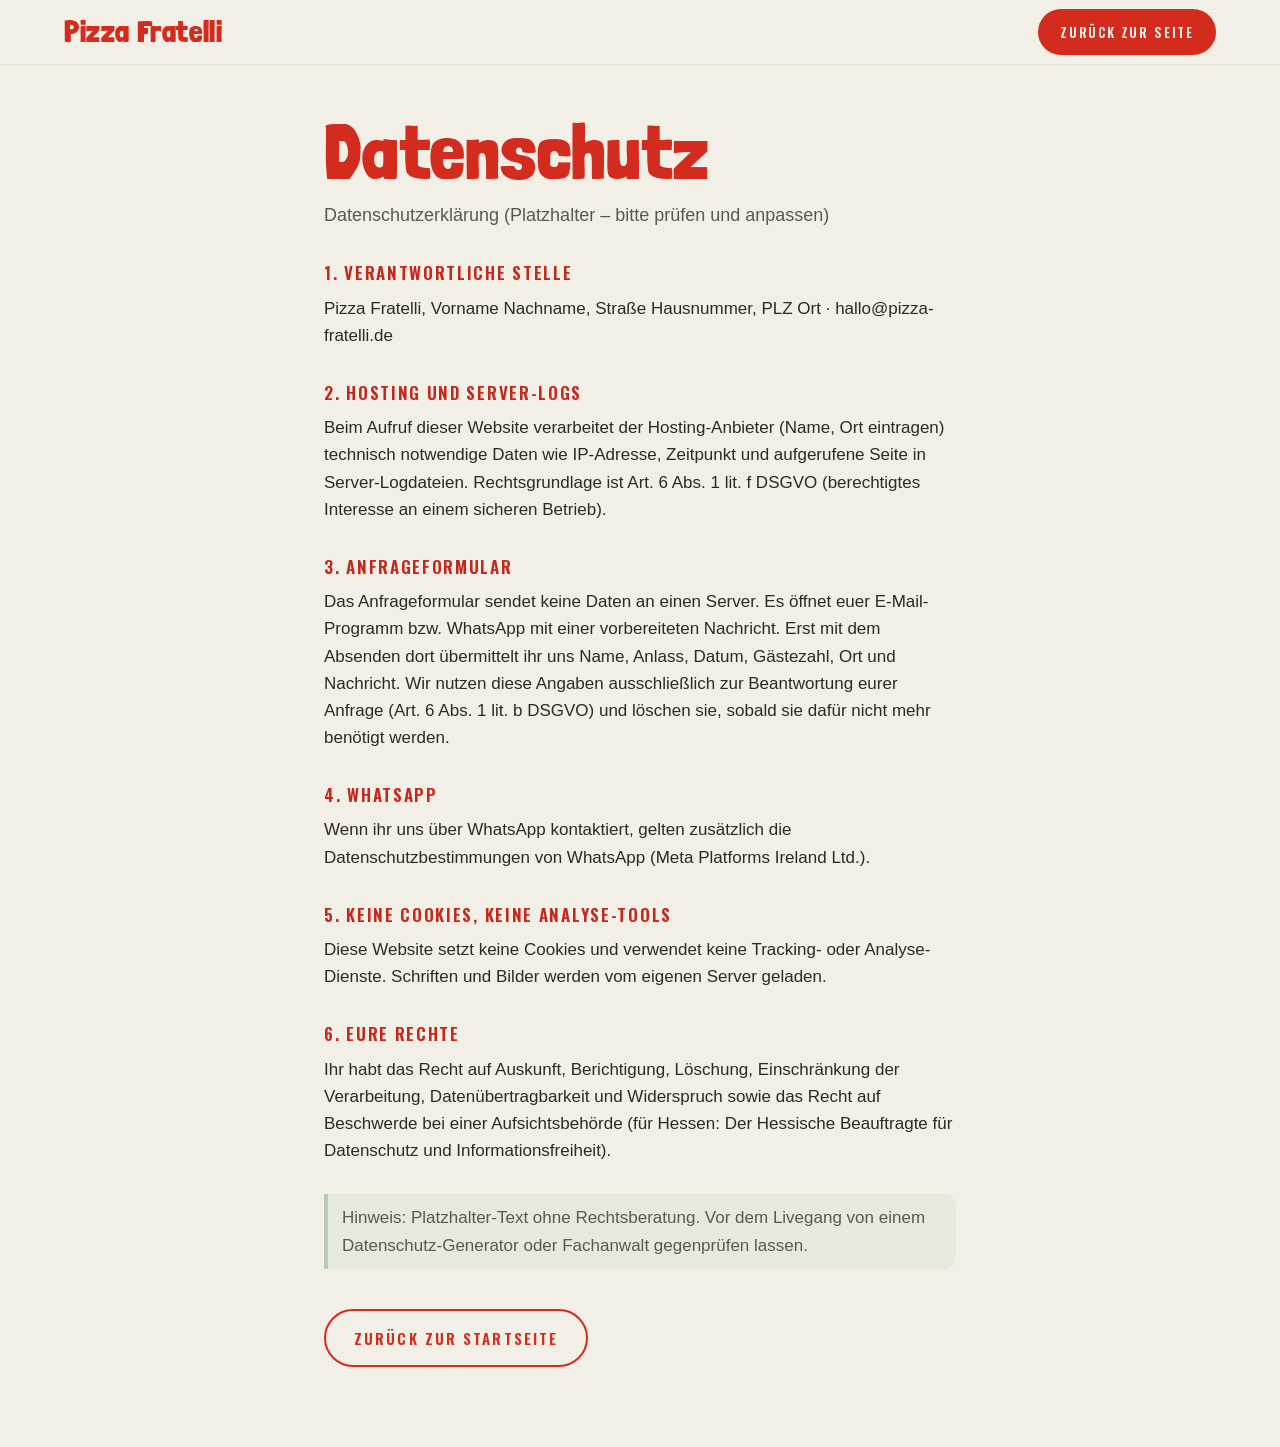
<file: datenschutz.html>
<!DOCTYPE html>
<html lang="de">
<head>
  <meta charset="utf-8">
  <meta name="viewport" content="width=device-width, initial-scale=1">
  <title>Datenschutz – Pizza Fratelli</title>
  <meta name="robots" content="noindex">
  <link rel="icon" href="assets/brand/favicon.svg" type="image/svg+xml">
  <link rel="stylesheet" href="style.css">
  <style>
    .legal-page { max-width: 760px; margin: 0 auto; padding: calc(var(--topbar-h) + 40px) var(--pad) 80px; }
    .legal-page .display { font-size: clamp(44px, 6vw, 80px); margin-bottom: 14px; }
    .legal h2 { font-family: var(--font-head); font-weight: 600; text-transform: uppercase; letter-spacing: .1em; font-size: 17px; color: var(--red-text); margin: 30px 0 8px; }
    .legal p { margin: 0 0 14px; }
    .legal .muted { border-left: 4px solid var(--sage); padding: 10px 14px; background: rgba(185, 203, 176, .18); border-radius: 0 12px 12px 0; margin-top: 30px; }
  </style>
</head>
<body>
  <header class="topbar is-scrolled">
    <a class="brand" href="index.html" aria-label="Pizza Fratelli – zur Startseite"><span class="brand__word">Pizza Fratelli</span></a>
    <nav class="nav" aria-label="Navigation"><a class="btn btn--sm" href="index.html">Zurück zur Seite</a></nav>
  </header>
  <main class="site">
    <div class="legal-page">
      <h1 class="display">Datenschutz</h1>
      <p class="lead">Datenschutzerklärung (Platzhalter – bitte prüfen und anpassen)</p>
      <div class="legal">
        <h2>1. Verantwortliche Stelle</h2>
        <p>Pizza Fratelli, Vorname Nachname, Straße Hausnummer, PLZ Ort · hallo@pizza-fratelli.de</p>
        <h2>2. Hosting und Server-Logs</h2>
        <p>Beim Aufruf dieser Website verarbeitet der Hosting-Anbieter (Name, Ort eintragen) technisch notwendige Daten wie IP-Adresse, Zeitpunkt und aufgerufene Seite in Server-Logdateien. Rechtsgrundlage ist Art. 6 Abs. 1 lit. f DSGVO (berechtigtes Interesse an einem sicheren Betrieb).</p>
        <h2>3. Anfrageformular</h2>
        <p>Das Anfrageformular sendet keine Daten an einen Server. Es öffnet euer E-Mail-Programm bzw. WhatsApp mit einer vorbereiteten Nachricht. Erst mit dem Absenden dort übermittelt ihr uns Name, Anlass, Datum, Gästezahl, Ort und Nachricht. Wir nutzen diese Angaben ausschließlich zur Beantwortung eurer Anfrage (Art. 6 Abs. 1 lit. b DSGVO) und löschen sie, sobald sie dafür nicht mehr benötigt werden.</p>
        <h2>4. WhatsApp</h2>
        <p>Wenn ihr uns über WhatsApp kontaktiert, gelten zusätzlich die Datenschutzbestimmungen von WhatsApp (Meta Platforms Ireland Ltd.).</p>
        <h2>5. Keine Cookies, keine Analyse-Tools</h2>
        <p>Diese Website setzt keine Cookies und verwendet keine Tracking- oder Analyse-Dienste. Schriften und Bilder werden vom eigenen Server geladen.</p>
        <h2>6. Eure Rechte</h2>
        <p>Ihr habt das Recht auf Auskunft, Berichtigung, Löschung, Einschränkung der Verarbeitung, Datenübertragbarkeit und Widerspruch sowie das Recht auf Beschwerde bei einer Aufsichtsbehörde (für Hessen: Der Hessische Beauftragte für Datenschutz und Informationsfreiheit).</p>
        <p class="muted">Hinweis: Platzhalter-Text ohne Rechtsberatung. Vor dem Livegang von einem Datenschutz-Generator oder Fachanwalt gegenprüfen lassen.</p>
      </div>
      <p style="margin-top:40px"><a class="btn btn--ghost" href="index.html">Zurück zur Startseite</a></p>
    </div>
  </main>
</body>
</html>
</file>
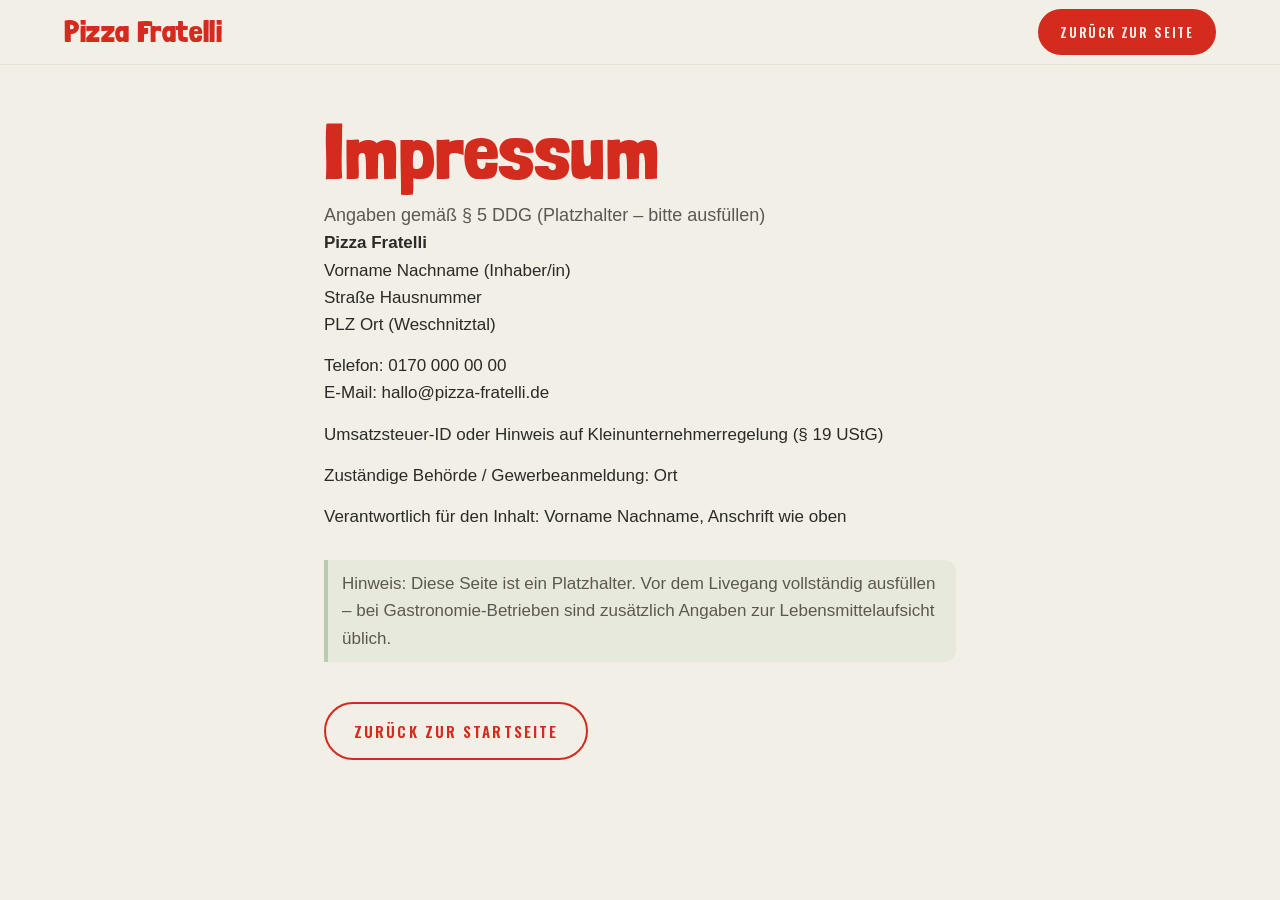
<file: impressum.html>
<!DOCTYPE html>
<html lang="de">
<head>
  <meta charset="utf-8">
  <meta name="viewport" content="width=device-width, initial-scale=1">
  <title>Impressum – Pizza Fratelli</title>
  <meta name="robots" content="noindex">
  <link rel="icon" href="assets/brand/favicon.svg" type="image/svg+xml">
  <link rel="stylesheet" href="style.css">
  <style>
    .legal-page { max-width: 760px; margin: 0 auto; padding: calc(var(--topbar-h) + 40px) var(--pad) 80px; }
    .legal-page .display { font-size: clamp(44px, 6vw, 80px); margin-bottom: 14px; }
    .legal h2 { font-family: var(--font-head); font-weight: 600; text-transform: uppercase; letter-spacing: .1em; font-size: 17px; color: var(--red-text); margin: 30px 0 8px; }
    .legal p { margin: 0 0 14px; }
    .legal .muted { border-left: 4px solid var(--sage); padding: 10px 14px; background: rgba(185, 203, 176, .18); border-radius: 0 12px 12px 0; margin-top: 30px; }
  </style>
</head>
<body>
  <header class="topbar is-scrolled">
    <a class="brand" href="index.html" aria-label="Pizza Fratelli – zur Startseite"><span class="brand__word">Pizza Fratelli</span></a>
    <nav class="nav" aria-label="Navigation"><a class="btn btn--sm" href="index.html">Zurück zur Seite</a></nav>
  </header>
  <main class="site">
    <div class="legal-page">
      <h1 class="display">Impressum</h1>
      <p class="lead">Angaben gemäß § 5 DDG (Platzhalter – bitte ausfüllen)</p>
      <div class="legal">
        <p><strong>Pizza Fratelli</strong><br>Vorname Nachname (Inhaber/in)<br>Straße Hausnummer<br>PLZ Ort (Weschnitztal)</p>
        <p>Telefon: 0170 000 00 00<br>E-Mail: hallo@pizza-fratelli.de</p>
        <p>Umsatzsteuer-ID oder Hinweis auf Kleinunternehmerregelung (§ 19 UStG)</p>
        <p>Zuständige Behörde / Gewerbeanmeldung: Ort</p>
        <p>Verantwortlich für den Inhalt: Vorname Nachname, Anschrift wie oben</p>
        <p class="muted">Hinweis: Diese Seite ist ein Platzhalter. Vor dem Livegang vollständig ausfüllen – bei Gastronomie-Betrieben sind zusätzlich Angaben zur Lebensmittelaufsicht üblich.</p>
      </div>
      <p style="margin-top:40px"><a class="btn btn--ghost" href="index.html">Zurück zur Startseite</a></p>
    </div>
  </main>
</body>
</html>
</file>
<file: style.css>
/* ==========================================================================
   PIZZA FRATELLI – OnePager
   Farben, Schriften und Formen nach dem Brand-Kit (Pizza Fratelli)
   ========================================================================== */

@font-face { font-family: 'Londrina Solid'; src: url('assets/fonts/londrina-solid.ttf') format('truetype'); font-weight: 900; font-display: swap; }
@font-face { font-family: 'Oswald'; src: url('assets/fonts/oswald.woff2') format('woff2'); font-weight: 200 700; font-display: swap; }

:root {
  --red: #D42B1F;
  --red-dark: #A8211A;
  --sage: #B9CBB0;
  --sage-dark: #8FA487;
  --cream: #F2EFE6;
  --cream-dark: #E6E1D3;
  --cream-deep: #D8D0BC;
  --ink: #2B2A27;
  --ink-soft: #5B5851;
  --red-text: #C4271C;   /* Rot für kleinen Text (AA 5.0:1 auf Creme) */
  --sage-text: #5F7757;  /* Sage für kleinen Text (4.3:1, nur ≥ 18px bold / dekorativ) */

  --font-display: 'Londrina Solid', 'Arial Black', Impact, sans-serif;
  --font-head: 'Oswald', 'Arial Narrow', 'Helvetica Neue', Arial, sans-serif;
  --font-body: -apple-system, BlinkMacSystemFont, 'Helvetica Neue', Helvetica, Arial, sans-serif;

  --pad: clamp(20px, 5vw, 64px);
  --topbar-h: 76px;
  --bar-h: 96px;                 /* Höhe der kompakten Pizza-Leiste (mobil) */
  --big: min(62vw, 300px);       /* Größe der Pizza im Startbereich (mobil) */

  --ease-out: cubic-bezier(.16, 1, .3, 1);
  --ease-spring: cubic-bezier(.34, 1.4, .64, 1);
}

*, *::before, *::after { box-sizing: border-box; }
html { scroll-behavior: smooth; -webkit-text-size-adjust: 100%; }
body {
  margin: 0;
  background: var(--cream);
  color: var(--ink);
  font-family: var(--font-body);
  font-size: 17px;
  line-height: 1.6;
  overflow-x: hidden;
  -webkit-font-smoothing: antialiased;
}
img { max-width: 100%; height: auto; display: block; }
figure { margin: 0; }
a { color: var(--red); text-decoration: none; }
button { font: inherit; }
:focus-visible { outline: 3px solid var(--red); outline-offset: 3px; border-radius: 6px; }
.sr-only { position: absolute; width: 1px; height: 1px; overflow: hidden; clip: rect(0 0 0 0); white-space: nowrap; }
.skip-link:focus { position: fixed; left: 16px; top: 12px; z-index: 60; width: auto; height: auto; clip: auto; padding: 12px 18px; background: var(--red); color: var(--cream); border-radius: 999px; font-family: var(--font-head); letter-spacing: .1em; text-transform: uppercase; }

/* Hintergrund-Muster liegt fix unter allem – Markup/Animation kommt aus bg.css */
.bg-pattern { position: fixed; inset: 0; z-index: 0; pointer-events: none; overflow: hidden; }
.site { position: relative; z-index: 1; }

/* --------------------------------------------------------------------------
   Typografie
   -------------------------------------------------------------------------- */
.display { font-family: var(--font-display); font-weight: 900; line-height: .92; color: var(--red); letter-spacing: .01em; }
.head { font-family: var(--font-head); font-weight: 600; text-transform: uppercase; letter-spacing: .1em; }
.eyebrow {
  display: inline-flex; align-items: center; gap: 10px;
  font-family: var(--font-head); font-weight: 500; font-size: 13px; letter-spacing: .22em; text-transform: uppercase;
  color: var(--red-text); margin: 0 0 14px;
}
.eyebrow::before { content: ''; width: 34px; height: 2px; background: var(--red); }
.eyebrow .slice-ico { width: 22px; height: 22px; flex: none; }
h1, h2, h3, h4, p { margin: 0; }
.headline { font-size: clamp(46px, 6.2vw, 92px); margin: 0 0 22px; }
.lead { font-size: clamp(18px, 1.35vw, 21px); color: var(--ink-soft); max-width: 560px; }
.muted { color: var(--ink-soft); }

/* --------------------------------------------------------------------------
   Buttons
   -------------------------------------------------------------------------- */
.btn {
  display: inline-flex; align-items: center; justify-content: center; gap: 10px;
  padding: 15px 28px; border-radius: 999px; border: 2px solid var(--red);
  background: var(--red); color: var(--cream);
  font-family: var(--font-head); font-weight: 600; font-size: 15px; letter-spacing: .14em; text-transform: uppercase;
  cursor: pointer; white-space: nowrap;
  transition: transform .35s var(--ease-spring), background-color .25s, color .25s, border-color .25s, box-shadow .35s;
  box-shadow: 0 0 0 0 rgba(212, 43, 31, .0);
}
@media (hover: hover) { .btn:hover { transform: translateY(-3px) rotate(-1deg); background: var(--red-dark); border-color: var(--red-dark); box-shadow: 0 12px 24px -12px rgba(212, 43, 31, .55); } }
.btn:active { transform: translateY(0) scale(.98); }
.btn--ghost { background: transparent; color: var(--red); }
.btn--ghost:hover { background: var(--red); color: var(--cream); }
.btn--cream { background: var(--cream); color: var(--red); border-color: var(--cream); }
.btn--cream:hover { background: #fff; border-color: #fff; color: var(--red-dark); }
.btn--sm { padding: 11px 20px; font-size: 13px; }

/* --------------------------------------------------------------------------
   Topbar
   -------------------------------------------------------------------------- */
.topbar {
  position: fixed; top: 0; left: 0; right: 0; z-index: 50;
  height: var(--topbar-h);
  display: flex; align-items: center; justify-content: space-between;
  padding: 0 var(--pad);
  background: rgba(242, 239, 230, .9);
  transition: background-color .4s, box-shadow .4s, height .4s;
}
.topbar.is-scrolled { background: rgba(242, 239, 230, .96); box-shadow: 0 1px 0 var(--cream-dark); height: 64px; }
.brand { display: inline-flex; align-items: center; gap: 10px; color: var(--red); }
.brand .brand__ico { width: 34px; height: 34px; transition: transform .6s var(--ease-spring); }
.brand:hover .brand__ico { transform: rotate(-25deg) scale(1.1); }
.brand__word { font-family: var(--font-display); font-weight: 900; font-size: 30px; line-height: 1; letter-spacing: .02em; }
.brand__word b { font-weight: 900; text-transform: uppercase; }
.nav { display: flex; align-items: center; gap: 30px; }
.nav__link {
  font-family: var(--font-head); font-weight: 500; font-size: 14px; letter-spacing: .16em; text-transform: uppercase; color: var(--ink);
  position: relative; padding: 6px 0;
}
.nav__link::after { content: ''; position: absolute; left: 0; right: 0; bottom: 0; height: 2px; background: var(--red); transform: scaleX(0); transform-origin: left; transition: transform .35s var(--ease-out); }
.nav__link:hover::after, .nav__link.is-current::after { transform: scaleX(1); }
.burger {
  display: none; width: 48px; height: 48px; border: 0; background: transparent; cursor: pointer; padding: 10px; border-radius: 12px;
}
.burger span { display: block; height: 3px; background: var(--red); border-radius: 3px; margin: 6px 0; transition: transform .35s var(--ease-out), opacity .25s; }
body.menu-open .topbar { background: transparent; box-shadow: none; }
body.menu-open .brand { color: var(--cream); }
body.menu-open .burger span { background: var(--cream); }
body.menu-open .burger span:nth-child(1) { transform: translateY(9px) rotate(45deg); }
body.menu-open .burger span:nth-child(2) { opacity: 0; }
body.menu-open .burger span:nth-child(3) { transform: translateY(-9px) rotate(-45deg); }

.menu-overlay {
  position: fixed; inset: 0; z-index: 40; background: var(--red); color: var(--cream);
  display: flex; flex-direction: column; justify-content: center; padding: 100px var(--pad) 60px;
  clip-path: circle(0% at calc(100% - 44px) 38px);
  transition: clip-path .7s var(--ease-out), visibility 0s .7s;
  pointer-events: none; visibility: hidden; overflow-y: auto; -webkit-overflow-scrolling: touch;
}
body.menu-open .menu-overlay { clip-path: circle(150% at calc(100% - 44px) 38px); pointer-events: auto; visibility: visible; transition-delay: 0s; }
.menu-overlay a:focus-visible, .footer a:focus-visible, .btn:focus-visible, .footer .up:focus-visible { outline-color: var(--cream); }
.btn--ghost:focus-visible, .btn--cream:focus-visible { outline-color: var(--red); }
.menu-overlay a { display: block; color: var(--cream); font-family: var(--font-display); font-size: clamp(36px, 8vh, 72px); line-height: 1.1; padding: 2px 0; opacity: 0; transform: translateX(-20px); transition: opacity .4s, transform .5s var(--ease-out); }
body.menu-open .menu-overlay a { opacity: 1; transform: none; }
.menu-overlay a:nth-child(1) { transition-delay: .15s } .menu-overlay a:nth-child(2) { transition-delay: .2s } .menu-overlay a:nth-child(3) { transition-delay: .25s }
.menu-overlay a:nth-child(4) { transition-delay: .3s } .menu-overlay a:nth-child(5) { transition-delay: .35s } .menu-overlay a:nth-child(6) { transition-delay: .4s }
.menu-overlay a:nth-child(7) { transition-delay: .45s } .menu-overlay a:nth-child(8) { transition-delay: .5s }
.menu-overlay .menu__num { font-family: var(--font-head); font-size: 14px; letter-spacing: .2em; opacity: .7; margin-right: 14px; vertical-align: middle; }

/* --------------------------------------------------------------------------
   Journey: sticky Pizza links, Panels rechts
   -------------------------------------------------------------------------- */
.journey {
  display: grid;
  grid-template-columns: minmax(0, 46%) minmax(0, 54%);
  max-width: 1440px; margin: 0 auto;
  padding: 0 var(--pad);
  column-gap: clamp(20px, 4vw, 72px);
}
.stage {
  grid-column: 1; grid-row: 1 / span 9;
  position: sticky; top: 0; height: 100vh; height: 100svh;
  display: flex; flex-direction: column; align-items: center; justify-content: center;
  gap: 18px;
  align-self: start;
}
.pizza-wrap { width: min(100%, 78vh); position: relative; }
.pizza-wrap svg { width: 100%; height: auto; overflow: visible; display: block; }
.pizza-wrap .slice { cursor: pointer; outline: none; }
.pizza-wrap .slice:focus-visible .cheese-edge, .pizza-wrap .slice:focus-visible { filter: none; }
.pizza-wrap .slice:focus-visible + #labels .slice-label rect { stroke-width: 4; }
.pizza-wrap .slice-label { pointer-events: none; }
.pizza-wrap .slice-label text { font-family: var(--font-head); font-weight: 600; font-size: 19px; letter-spacing: .12em; text-transform: uppercase; fill: var(--red); }
.pizza-wrap .slice-label rect { fill: var(--cream); stroke: var(--red); stroke-width: 2.5; }
.pizza-wrap .slice-label.is-on rect { fill: var(--red); }
.pizza-wrap .slice-label.is-on text { fill: var(--cream); }
.pizza-shadow { position: absolute; inset: 6% 4% -2%; border-radius: 50%; background: rgba(43, 42, 39, .10); z-index: -1; transform: translateY(2%); filter: none; }
.stage__caption {
  font-family: var(--font-head); font-weight: 500; letter-spacing: .22em; text-transform: uppercase; font-size: 13px; color: var(--ink-soft);
  display: flex; align-items: center; gap: 12px; min-height: 22px;
}
.stage__caption b { color: var(--red); font-weight: 600; }
.stage__caption .dot { width: 6px; height: 6px; border-radius: 50%; background: var(--sage-dark); }
.stage__hint { font-family: var(--font-display); color: var(--sage-text); font-size: 22px; transform: rotate(-3deg); }

.panels { grid-column: 2; display: contents; }
.panel {
  grid-column: 2;
  min-height: 100vh; min-height: 100svh;
  display: flex; flex-direction: column; justify-content: center;
  padding: 14vh 0 12vh;
  scroll-margin-top: 0;
}
.panel__inner { max-width: 620px; position: relative; }
.panel__inner::before { content: ''; position: absolute; inset: -28px -32px; background: rgba(242, 239, 230, .78); box-shadow: 0 0 48px 36px rgba(242, 239, 230, .78); border-radius: 40px; z-index: -1; }
.panel--hero-top { min-height: 0; padding: calc(var(--topbar-h) + 2vh) 0 0; justify-content: flex-start; }
.panel--hero { min-height: 0; padding: 4px 0 8vh; }
.panel--hero .lead { font-size: clamp(17px, 1.25vw, 20px); }
.hero__scroll { margin-top: 34px; }
.hero__logo { width: min(520px, 100%); margin: 0 0 6px -4%; transform-origin: left center; }
.panel--hero .headline { font-size: clamp(40px, 4.6vw, 72px); }
.hero__logo img { width: 100%; }
.hero__cta { display: flex; flex-wrap: wrap; gap: 14px; margin-top: 30px; }
.hero__scroll { margin-top: 48px; display: inline-flex; align-items: center; gap: 12px; color: var(--sage-text); font-family: var(--font-head); letter-spacing: .2em; text-transform: uppercase; font-size: 12px; }
.hero__scroll .arrow { width: 22px; height: 34px; border: 2px solid var(--sage-dark); border-radius: 12px; position: relative; }
.hero__scroll .arrow::after { content: ''; position: absolute; left: 50%; top: 6px; width: 4px; height: 8px; margin-left: -2px; border-radius: 2px; background: var(--red); animation: scrollDot 1.8s var(--ease-out) infinite; }
@keyframes scrollDot { 0% { transform: translateY(0); opacity: 1 } 70% { transform: translateY(12px); opacity: 0 } 100% { transform: translateY(0); opacity: 0 } }

/* Aktiver Bereich bekommt einen dezenten Akzent */
.panel .panel__inner { transition: transform .8s var(--ease-out); }
.panel.is-active .eyebrow::before { width: 54px; transition: width .5s var(--ease-out); }

/* --------------------------------------------------------------------------
   Inhaltsbausteine
   -------------------------------------------------------------------------- */
.cards { display: grid; grid-template-columns: repeat(auto-fit, minmax(230px, 1fr)); gap: 16px; margin-top: 30px; }
.card {
  background: var(--cream); border: 2px solid var(--cream-dark); border-radius: 20px; padding: 22px 22px 20px;
  transition: transform .45s var(--ease-spring), border-color .3s, box-shadow .45s;
  position: relative; overflow: hidden;
}
.card::before { content: ''; position: absolute; left: -30px; top: -30px; width: 90px; height: 90px; border-radius: 50%; background: var(--sage); opacity: .0; transition: opacity .4s, transform .6s var(--ease-out); transform: scale(.5); }
@media (hover: hover) {
  .card:hover { transform: translateY(-4px) rotate(-.4deg); border-color: var(--red); box-shadow: 0 18px 30px -22px rgba(43, 42, 39, .45); }
  .card:hover::before { opacity: .35; transform: scale(1); }
}
.card > * { position: relative; }
.card__num { font-family: var(--font-display); color: var(--sage-text); font-size: 30px; line-height: 1; margin-bottom: 6px; }
.card h3 { font-family: var(--font-head); font-weight: 600; text-transform: uppercase; letter-spacing: .1em; font-size: 17px; color: var(--red-text); margin-bottom: 8px; }
.card p { font-size: 15.5px; color: var(--ink-soft); line-height: 1.55; }

.photo { border-radius: 24px; overflow: hidden; border: 3px solid var(--cream-dark); position: relative; background: var(--cream-dark); }
.photo img { width: 100%; height: 100%; object-fit: cover; transition: transform 1.2s var(--ease-out); }
@media (hover: hover) { .photo:hover img { transform: scale(1.04); } }
.figure { margin-top: 30px; }
.photo--wide { aspect-ratio: 16 / 10; }
.photo__caption { margin-top: 10px; font-family: var(--font-display); font-weight: 900; font-size: 22px; line-height: 1.15; color: var(--sage-text); }
.photo--sticker::after {
  content: attr(data-sticker); position: absolute; right: 16px; bottom: 14px;
  font-family: var(--font-display); font-size: 26px; color: var(--red); background: var(--cream); padding: 6px 16px; border-radius: 999px; transform: rotate(-4deg);
  box-shadow: 0 6px 16px -8px rgba(43, 42, 39, .5);
}

/* Speisekarte */
.menu { margin: 26px 0 0; padding: 0; list-style: none; display: grid; gap: 4px; }
.menu li { padding: 14px 0; border-bottom: 2px dashed var(--cream-deep); transition: padding-left .35s var(--ease-out); }
@media (hover: hover) { .menu li:hover { padding-left: 10px; } }
.menu__row { display: flex; align-items: baseline; gap: 12px; }
.menu__name { font-family: var(--font-head); font-weight: 600; text-transform: uppercase; letter-spacing: .1em; font-size: 18px; color: var(--ink); }
.menu__dots { flex: 1; border-bottom: 2px dotted var(--sage); transform: translateY(-5px); opacity: .9; }
.menu__tag { font-family: var(--font-head); font-size: 11px; letter-spacing: .18em; text-transform: uppercase; color: var(--cream); background: var(--red); padding: 4px 10px; border-radius: 999px; white-space: nowrap; }
.menu__tag--green { background: var(--sage-text); }
.menu__desc { font-size: 15px; color: var(--ink-soft); margin-top: 4px; }
.note { margin-top: 20px; padding: 16px 20px; border-left: 4px solid var(--sage); background: rgba(185, 203, 176, .18); border-radius: 0 14px 14px 0; font-size: 15px; }

/* Ablauf */
.steps { list-style: none; padding: 0; margin: 30px 0 0; display: grid; gap: 14px; counter-reset: step; }
.steps li { display: grid; grid-template-columns: 64px 1fr; gap: 18px; align-items: start; padding: 6px 0; }
.steps .step__num {
  width: 64px; height: 64px; border-radius: 50%; background: var(--red); color: var(--cream);
  display: grid; place-items: center; font-family: var(--font-display); font-size: 36px; line-height: 1;
  transform: rotate(-6deg); transition: transform .5s var(--ease-spring);
}
.steps li:hover .step__num { transform: rotate(6deg) scale(1.08); }
.steps h3 { font-family: var(--font-head); font-weight: 600; text-transform: uppercase; letter-spacing: .1em; font-size: 18px; color: var(--red-text); margin-bottom: 4px; }
.steps p { color: var(--ink-soft); font-size: 15.5px; }

/* Team */
.team { display: grid; grid-template-columns: repeat(2, 1fr); gap: 16px; margin-top: 28px; }
.team .photo { aspect-ratio: 4 / 5; }
.team figure { margin: 0; }
.team figcaption { margin-top: 10px; }
.team .role { font-family: var(--font-head); font-weight: 600; letter-spacing: .12em; text-transform: uppercase; font-size: 14px; color: var(--red-text); }
.team .name { font-family: var(--font-display); font-size: 24px; color: var(--ink); line-height: 1; }
.team .about { font-size: 14.5px; color: var(--ink-soft); margin-top: 4px; }
.team figure:nth-child(2) { transform: translateY(28px); }

/* FAQ */
.faq { margin-top: 26px; display: grid; gap: 10px; }
.faq__item { border: 2px solid var(--cream-dark); border-radius: 18px; background: var(--cream); overflow: hidden; transition: border-color .3s; }
.faq__item.is-open { border-color: var(--red); }
.faq__q {
  width: 100%; display: flex; align-items: center; justify-content: space-between; gap: 16px; text-align: left;
  padding: 16px 20px; border: 0; background: transparent; cursor: pointer; color: var(--ink);
  font-family: var(--font-head); font-weight: 500; font-size: 16.5px; letter-spacing: .04em; text-transform: uppercase;
}
.faq__q .plus { width: 28px; height: 28px; border-radius: 50%; border: 2px solid var(--red); position: relative; flex: none; transition: transform .45s var(--ease-spring), background-color .3s; }
.faq__q .plus::before, .faq__q .plus::after { content: ''; position: absolute; left: 50%; top: 50%; width: 12px; height: 2px; background: var(--red); transform: translate(-50%, -50%); transition: background-color .3s; }
.faq__q .plus::after { transform: translate(-50%, -50%) rotate(90deg); }
.faq__item.is-open .plus { transform: rotate(135deg); background: var(--red); }
.faq__item.is-open .plus::before, .faq__item.is-open .plus::after { background: var(--cream); }
.faq__a { display: grid; grid-template-rows: 0fr; transition: grid-template-rows .5s var(--ease-out); }
.faq__a > div { overflow: hidden; visibility: hidden; transition: visibility 0s .5s; }
.faq__item.is-open .faq__a > div { visibility: visible; transition-delay: 0s; }
.faq__a p { padding: 0 20px 18px; color: var(--ink-soft); font-size: 15.5px; }
.faq__item.is-open .faq__a { grid-template-rows: 1fr; }

/* Formular */
.form { margin-top: 26px; display: grid; grid-template-columns: 1fr 1fr; gap: 14px 16px; }
.form .full { grid-column: 1 / -1; }
.field label { display: block; font-family: var(--font-head); font-weight: 500; font-size: 12px; letter-spacing: .18em; text-transform: uppercase; color: var(--ink-soft); margin-bottom: 6px; }
.field input, .field select, .field textarea {
  width: 100%; padding: 13px 15px; border-radius: 14px; border: 2px solid var(--cream-deep); background: #FBF9F3; color: var(--ink);
  font: inherit; font-size: 16px; transition: border-color .25s, box-shadow .25s; appearance: none; -webkit-appearance: none;
}
.field select { background-image: url("data:image/svg+xml;utf8,<svg xmlns='http://www.w3.org/2000/svg' width='14' height='9' viewBox='0 0 14 9'><path d='M1 1l6 6 6-6' fill='none' stroke='%23D42B1F' stroke-width='2.2' stroke-linecap='round'/></svg>"); background-repeat: no-repeat; background-position: right 16px center; padding-right: 40px; }
.field textarea { min-height: 120px; resize: vertical; }
.field input:focus, .field select:focus, .field textarea:focus { outline: none; border-color: var(--red); box-shadow: 0 0 0 4px rgba(212, 43, 31, .12); }
.form__actions { grid-column: 1 / -1; display: flex; flex-wrap: wrap; gap: 12px; align-items: center; margin-top: 4px; }
.form__hint { grid-column: 1 / -1; font-size: 13.5px; color: var(--ink-soft); }
.form__success { grid-column: 1 / -1; display: block; height: 0; overflow: hidden; margin: 0; padding: 0 20px; opacity: 0; transition: opacity .4s; border-radius: 16px; background: var(--sage); color: var(--ink); font-size: 15.5px; }
.form.is-sent .form__success { height: auto; padding: 18px 20px; opacity: 1; }

/* Kontakt */
.contact { margin: 26px 0 0; padding: 0; list-style: none; display: grid; gap: 16px; }
.contact li { display: grid; grid-template-columns: 130px 1fr; gap: 14px; align-items: baseline; border-bottom: 2px dashed var(--cream-deep); padding-bottom: 12px; }
.contact .label { font-family: var(--font-head); font-weight: 500; font-size: 12px; letter-spacing: .2em; text-transform: uppercase; color: var(--ink-soft); }
.contact .value { font-family: var(--font-display); font-size: clamp(26px, 2.6vw, 34px); line-height: 1.1; color: var(--red); }
.contact .value a { color: inherit; position: relative; }
.contact .value a::after { content: ''; position: absolute; left: 0; right: 0; bottom: -2px; height: 3px; background: var(--sage); transform: scaleX(0); transform-origin: left; transition: transform .4s var(--ease-out); }
.contact .value a:hover::after { transform: scaleX(1); }
.contact .sub { font-size: 14.5px; line-height: 1.5; color: var(--ink-soft); font-family: var(--font-body); display: block; margin-top: 4px; }
.closing { margin-top: 28px; font-family: var(--font-display); font-size: clamp(28px, 3vw, 40px); color: var(--sage-text); line-height: 1.05; transform: rotate(-1.5deg); }

/* --------------------------------------------------------------------------
   Marquee & Footer
   -------------------------------------------------------------------------- */
.marquee-wrap { overflow: hidden; margin: 6vh 0 0; padding: 14px 0; }
.marquee { background: var(--red); color: var(--cream); overflow: hidden; padding: 18px 0; transform: rotate(-1.2deg) scale(1.03); }
.marquee__track { display: flex; width: max-content; gap: 0; animation: marquee 38s linear infinite; }
.marquee__group { display: flex; align-items: center; gap: 38px; padding-right: 38px; font-family: var(--font-head); font-weight: 600; font-size: 20px; letter-spacing: .2em; text-transform: uppercase; white-space: nowrap; }
.marquee__group .leaf { width: 22px; height: 22px; flex: none; }
@keyframes marquee { from { transform: translateX(0) } to { transform: translateX(-50%) } }
.marquee:hover .marquee__track { animation-play-state: paused; }

.footer { background: var(--red); color: var(--cream); padding: calc(6vh + 20px) var(--pad) 40px; position: relative; }
.footer__inner { max-width: 1240px; margin: 0 auto; display: grid; grid-template-columns: 1.2fr 1fr 1fr; gap: 40px; align-items: start; }
.footer__logo { width: min(360px, 90%); margin-left: -6%; }
.footer__claim { font-family: var(--font-display); font-size: clamp(30px, 3vw, 44px); line-height: 1; margin-top: 14px; }
.footer .footer__h { font-family: var(--font-head); font-weight: 600; letter-spacing: .2em; text-transform: uppercase; font-size: 13px; opacity: .8; margin-bottom: 14px; }
.footer a { color: var(--cream); }
.footer ul { list-style: none; padding: 0; margin: 0; display: grid; gap: 2px; font-family: var(--font-head); font-size: 15px; letter-spacing: .1em; text-transform: uppercase; }
.footer ul a { display: inline-block; padding: 11px 0; }
.footer__bottom { max-width: 1240px; margin: 44px auto 0; padding-top: 20px; border-top: 1px solid rgba(242, 239, 230, .35); display: flex; flex-wrap: wrap; justify-content: space-between; gap: 10px; font-size: 13px; opacity: .85; }
.footer .up { position: absolute; right: var(--pad); top: -28px; width: 56px; height: 56px; border-radius: 50%; background: var(--cream); color: var(--red); display: grid; place-items: center; box-shadow: 0 10px 20px -10px rgba(43, 42, 39, .5); transition: transform .4s var(--ease-spring); }
.footer .up:hover { transform: translateY(-4px) rotate(-8deg); }

/* --------------------------------------------------------------------------
   Reveal-Animationen (per IntersectionObserver)
   -------------------------------------------------------------------------- */
html.js .reveal { opacity: 0; transform: translateY(30px); transition: opacity .9s var(--ease-out), transform 1s var(--ease-out); transition-delay: calc(var(--i, 0) * 90ms); }
html.js .is-in .reveal, html.js .reveal.is-in { opacity: 1; transform: none; }
html.js .reveal--pop { transform: scale(.92) rotate(-2deg); }
html.js .is-in .reveal--pop { transform: none; }

/* --------------------------------------------------------------------------
   Responsive
   -------------------------------------------------------------------------- */
@media (max-width: 1100px) {
  .journey { grid-template-columns: minmax(0, 44%) minmax(0, 56%); }
}
@media (max-width: 900px) {
  :root { --topbar-h: 66px; }
  .topbar.is-scrolled { height: var(--topbar-h); }
  .nav { display: none; }
  .burger { display: block; }
  .journey { display: flex; flex-direction: column; padding: 0; }
  .journey > * { order: 4; }
  .journey > .panel--hero-top { order: 1; }
  .journey > .stage { order: 2; }
  .journey > .panel--hero { order: 3; }

  /* Kompakte Leiste: kleine Pizza links, Bereichsname daneben */
  .stage {
    position: sticky; top: var(--topbar-h); z-index: 5;
    align-self: stretch; width: 100%;
    height: var(--bar-h);
    padding: 0;
    display: block;
    background: var(--cream);
    border-bottom: 2px solid var(--cream-dark);
    box-shadow: 0 14px 24px -18px rgba(43, 42, 39, .45);
    transition: background-color .3s, border-color .3s, box-shadow .3s;
  }
  .stage.is-big { border-color: transparent; box-shadow: none; background: transparent; }
  .pizza-wrap {
    position: absolute; left: var(--pad); top: 8px;
    width: calc(var(--bar-h) - 16px); margin: 0;
    transition: width .55s var(--ease-out), left .55s var(--ease-out), top .55s var(--ease-out);
    will-change: width, left, top;
  }
  .stage.is-big .pizza-wrap {
    width: var(--big); left: calc(50% - var(--big) / 2); top: 0;
  }
  .pizza-wrap #labels { opacity: 0; transition: opacity .3s; }
  .stage.is-big .pizza-wrap #labels { opacity: 1; transition-delay: .25s; }
  .pizza-wrap .slice-label text { font-size: 34px; letter-spacing: .04em; }
  .pizza-wrap .slice-label rect { stroke-width: 3; }
  .pizza-wrap .slice-label:not(.is-on) { opacity: .85; }
  .stage__caption {
    position: absolute; left: calc(var(--pad) + var(--bar-h)); right: var(--pad); top: 10px;
    height: calc(var(--bar-h) - 20px);
    display: flex; flex-direction: column; justify-content: center; align-items: flex-start; gap: 4px;
    font-size: 13px; letter-spacing: .18em; color: var(--ink);
    transition: opacity .3s;
  }
  .stage__caption b { font-family: var(--font-display); font-size: 36px; line-height: 1; letter-spacing: 0; }
  .stage__caption .dot { display: none; }
  .stage__caption .stage__hint { display: block; font-size: 20px; transform: none; color: var(--sage-text); letter-spacing: 0; }
  .stage.is-big .stage__caption { opacity: 0; }
  .stage__hint { display: none; }

  /* Platz für die große Pizza zwischen Logo und Überschrift */
  .journey > .panel--hero-top { padding: calc(var(--topbar-h) + 3vh) var(--pad) 8px; min-height: 0; }
  .journey > .panel--hero { padding: calc(var(--big) - var(--bar-h) + 30px) var(--pad) 6vh; min-height: 0; scroll-margin-top: var(--topbar-h); }
  .panel { min-height: auto; padding: 8vh var(--pad) 8vh; scroll-margin-top: calc(var(--topbar-h) + var(--bar-h) + 8px); }
  .panel--hero, .panel--hero-top { text-align: center; }
  .panel--hero-top .hero__logo { margin: 0 auto 0; width: min(420px, 100%); }
  .panel--hero-top .eyebrow { justify-content: center; }
  .panel--hero .hero__cta { justify-content: center; }
  .panel--hero .lead { margin-left: auto; margin-right: auto; }
  .panel__inner { max-width: 100%; }
  .headline { font-size: clamp(40px, 11vw, 64px); }
  .form { grid-template-columns: 1fr; }
  .footer__inner { grid-template-columns: 1fr; gap: 28px; text-align: center; }
  .footer__logo { margin: 0 auto; width: min(340px, 96%); }
  .footer__bottom { justify-content: center; text-align: center; }
  .team { gap: 12px; }
  .team .about { font-size: 15.5px; }
  .team figure:nth-child(2) { transform: none; }
  .contact li { grid-template-columns: 1fr; gap: 2px; }
}
@media (max-width: 480px) {
  body { font-size: 16px; }
  .photo--sticker::after { font-size: 18px; padding: 4px 12px; right: 10px; bottom: 10px; max-width: calc(100% - 20px); white-space: nowrap; overflow: hidden; text-overflow: ellipsis; }
  .cards { grid-template-columns: 1fr; }
  .steps li { grid-template-columns: 52px 1fr; gap: 14px; }
  .steps .step__num { width: 52px; height: 52px; font-size: 30px; }
  .btn { padding: 13px 22px; font-size: 14px; }
}

/* --------------------------------------------------------------------------
   Reduzierte Bewegung
   -------------------------------------------------------------------------- */
@media (prefers-reduced-motion: reduce) {
  html { scroll-behavior: auto; }
  html.js .reveal, html.js .reveal--pop { opacity: 1; transform: none; transition: none; }
  .menu-overlay, .menu-overlay a { transition: none; }
  .marquee__track { animation: none; }
  .hero__scroll .arrow::after { animation: none; }
  .btn, .card, .photo img, .steps .step__num { transition: none; }
}

/* Teller-Foto in der Speisekarte */
.plate {
  float: right; width: clamp(150px, 30%, 220px); aspect-ratio: 1; border-radius: 50%; overflow: hidden;
  margin: 0 0 14px 22px; border: 5px solid var(--cream); box-shadow: 0 16px 30px -18px rgba(43, 42, 39, .6);
  transform: rotate(-6deg); transition: transform .8s var(--ease-spring);
  shape-outside: circle(50%);
}
.plate img { width: 100%; height: 100%; object-fit: cover; }
@media (hover: hover) { .plate:hover { transform: rotate(6deg) scale(1.04); } }
@media (max-width: 480px) { .plate { width: 130px; margin-left: 14px; } }

/* Handy im Querformat: nur die kompakte Leiste, ohne große Pizza im Start */
@media (max-width: 900px) and (max-height: 520px) {
  :root { --bar-h: 72px; }
  .stage.is-big .pizza-wrap { width: calc(var(--bar-h) - 16px); left: var(--pad); top: 8px; }
  .stage.is-big { background: var(--cream); }
  .stage.is-big .stage__caption { opacity: 1; }
  .stage.is-big .pizza-wrap #labels { opacity: 0; }
  .journey > .panel--hero { padding-top: 2vh; }
  .stage__caption b { font-size: 28px; }
}
</file>
<file: bg.css>
/* PIZZA FRATELLI – animierter Marken-Hintergrund (Variante A, mit Jury-Verbesserungen) */

.pp-defs { position: absolute; width: 0; height: 0; overflow: hidden; }

.bg-pattern {
  position: fixed; inset: 0; z-index: 0;
  pointer-events: none; overflow: hidden;
  background: #F2EFE6;
  --k: .86;                                 /* globaler Größenfaktor */
}
@media (max-width: 640px), (max-height: 560px) { .bg-pattern { --k: .62; } }

.bg-pattern .el {
  position: absolute; display: block;
  left: var(--x); top: var(--y);
  width: calc(var(--s) * var(--k)); height: calc(var(--s) * var(--k));
  margin: calc(var(--s) * var(--k) / -2) 0 0 calc(var(--s) * var(--k) / -2);   /* zentriert auf --x/--y */
  opacity: calc(var(--o) * .5);
  transform: translate(var(--dx), 0) rotate(calc(var(--r0) + var(--rb)));     /* = Stützstelle 0 % */
  animation: pp-drift var(--dur) linear var(--delay) infinite;
}
@media (orientation: portrait) { .bg-pattern .el { left: var(--xp); top: var(--yp); } }
@media (orientation: portrait), (max-height: 560px) { .bg-pattern .el--l { display: none; } }

.el--tomato { color: #D42B1F; }
.el--leaf, .el--sprig { color: #B9CBB0; }
.el--leaf.is-dark, .el--sprig.is-dark { color: #8FA487; }
.el--olive { color: #2B2A27; }
.el--flour, .el--dot { color: #E6E1D3; }
.el--flour.is-white, .el--dot.is-white { color: #FFFFFF; }

/* Kreisbahn (dx·cosθ, dy·sinθ) + Pendel (r0 + ra·sinθ + rb·cosθ), θ = 0…360° */
@keyframes pp-drift {
  0%       { transform: translate(calc(var(--dx) *    1.0), calc(var(--dy) *    0.0)) rotate(calc(var(--r0) + var(--ra) *    0.0 + var(--rb) *    1.0)); }
  8.33%    { transform: translate(calc(var(--dx) *  0.866), calc(var(--dy) *    0.5)) rotate(calc(var(--r0) + var(--ra) *    0.5 + var(--rb) *  0.866)); }
  16.67%   { transform: translate(calc(var(--dx) *    0.5), calc(var(--dy) *  0.866)) rotate(calc(var(--r0) + var(--ra) *  0.866 + var(--rb) *    0.5)); }
  25%      { transform: translate(calc(var(--dx) *    0.0), calc(var(--dy) *    1.0)) rotate(calc(var(--r0) + var(--ra) *    1.0 + var(--rb) *    0.0)); }
  33.33%   { transform: translate(calc(var(--dx) *   -0.5), calc(var(--dy) *  0.866)) rotate(calc(var(--r0) + var(--ra) *  0.866 + var(--rb) *   -0.5)); }
  41.67%   { transform: translate(calc(var(--dx) * -0.866), calc(var(--dy) *    0.5)) rotate(calc(var(--r0) + var(--ra) *    0.5 + var(--rb) * -0.866)); }
  50%      { transform: translate(calc(var(--dx) *   -1.0), calc(var(--dy) *    0.0)) rotate(calc(var(--r0) + var(--ra) *    0.0 + var(--rb) *   -1.0)); }
  58.33%   { transform: translate(calc(var(--dx) * -0.866), calc(var(--dy) *   -0.5)) rotate(calc(var(--r0) + var(--ra) *   -0.5 + var(--rb) * -0.866)); }
  66.67%   { transform: translate(calc(var(--dx) *   -0.5), calc(var(--dy) * -0.866)) rotate(calc(var(--r0) + var(--ra) * -0.866 + var(--rb) *   -0.5)); }
  75%      { transform: translate(calc(var(--dx) *   -0.0), calc(var(--dy) *   -1.0)) rotate(calc(var(--r0) + var(--ra) *   -1.0 + var(--rb) *   -0.0)); }
  83.33%   { transform: translate(calc(var(--dx) *    0.5), calc(var(--dy) * -0.866)) rotate(calc(var(--r0) + var(--ra) * -0.866 + var(--rb) *    0.5)); }
  91.67%   { transform: translate(calc(var(--dx) *  0.866), calc(var(--dy) *   -0.5)) rotate(calc(var(--r0) + var(--ra) *   -0.5 + var(--rb) *  0.866)); }
  100%     { transform: translate(calc(var(--dx) *    1.0), calc(var(--dy) *   -0.0)) rotate(calc(var(--r0) + var(--ra) *   -0.0 + var(--rb) *    1.0)); }
}
@media (prefers-reduced-motion: reduce) {
  .bg-pattern .el { animation: none; }
}

/* Ergänzungen nach Jury-Notizen */
.bg-pattern .el.is-dark { --vein: #F2EFE6; }
.bg-pattern .el--leaf, .bg-pattern .el--sprig { --vein: #8FA487; }
</file>
